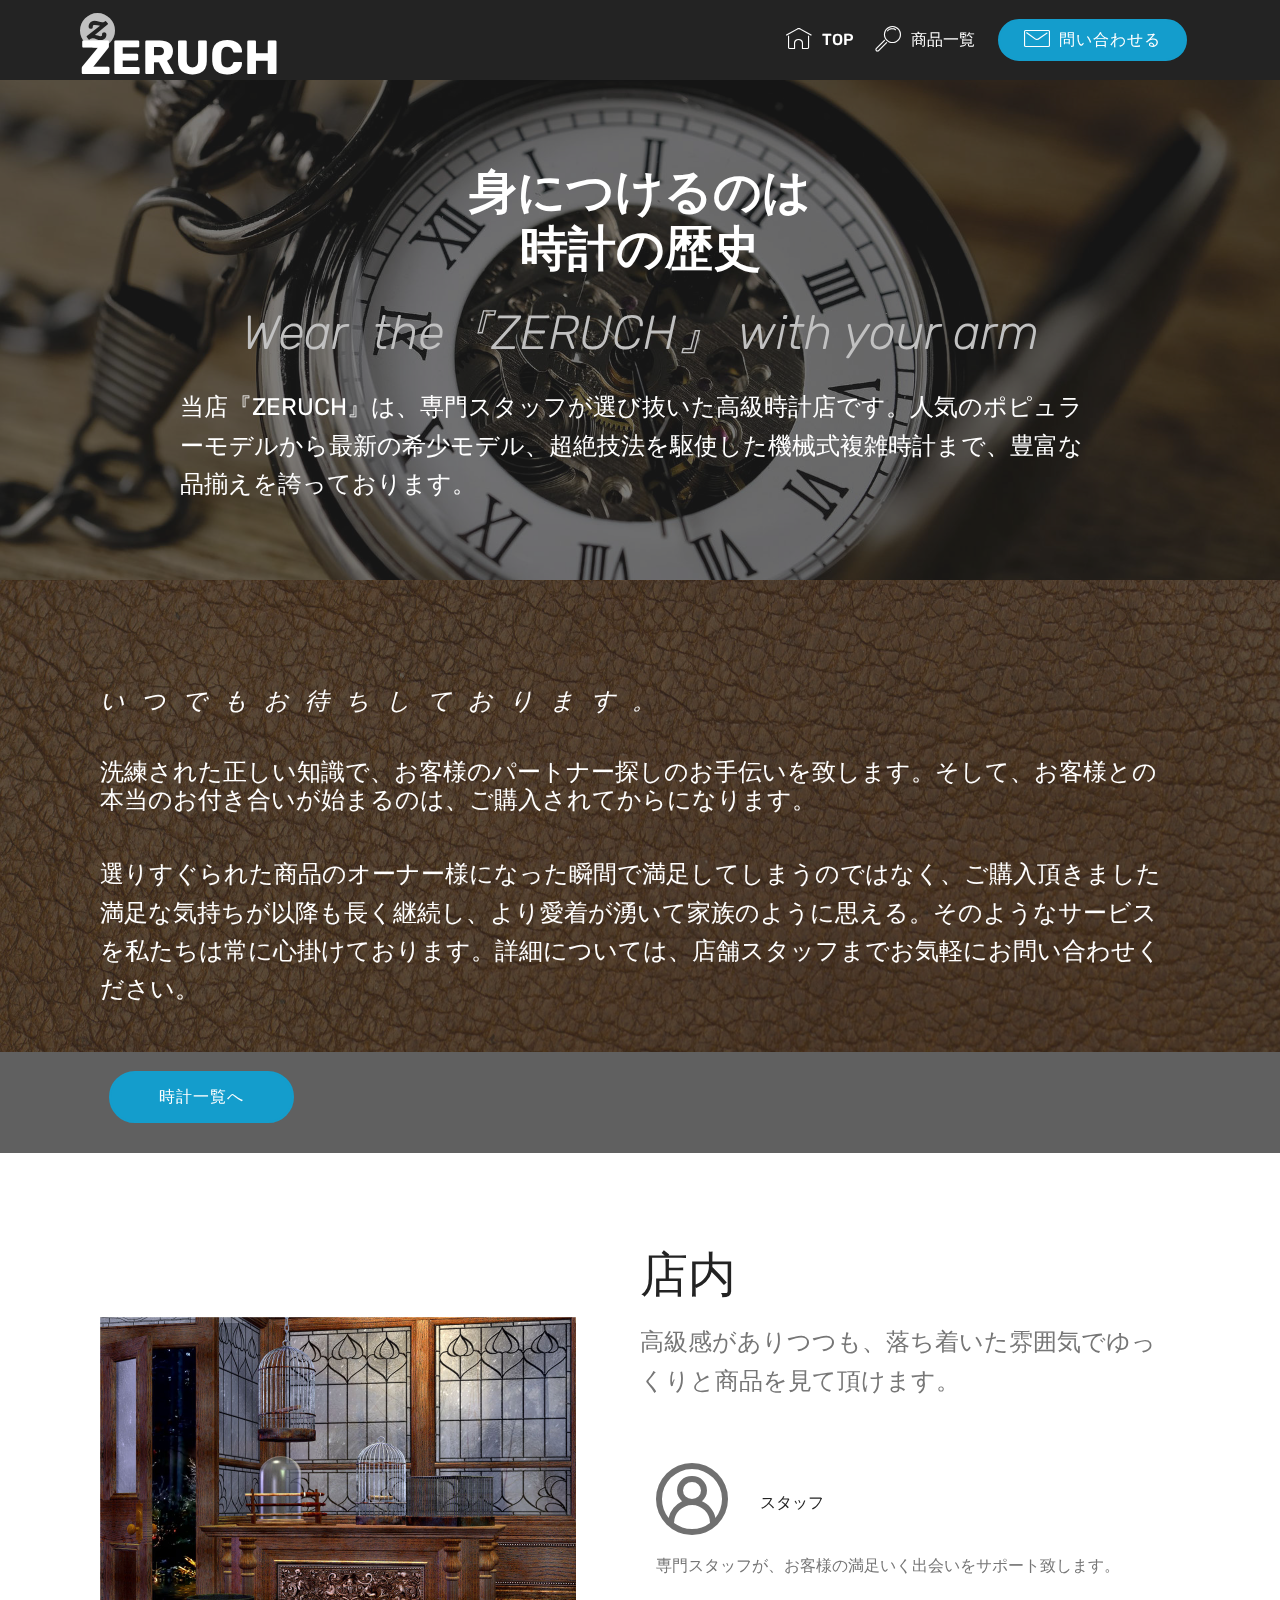
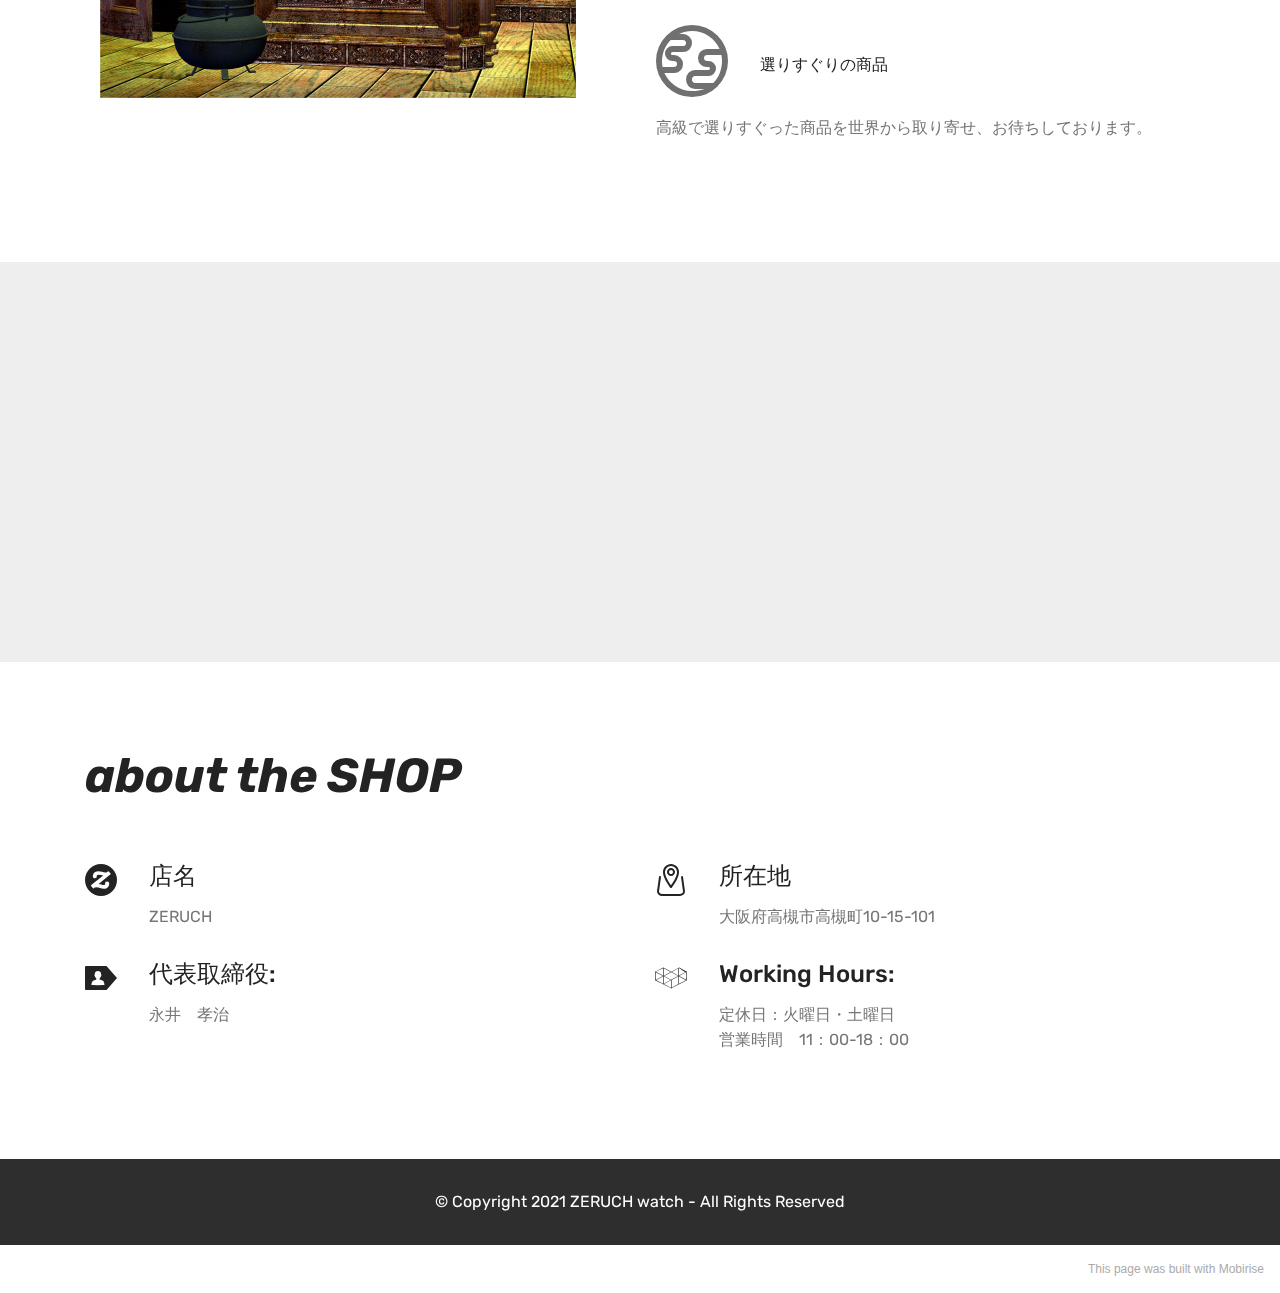
<file: index.html>
<!DOCTYPE html>
<html  >
<head>
  <!-- Site made with Mobirise Website Builder v5.3.5, https://mobirise.com -->
  <meta charset="UTF-8">
  <meta http-equiv="X-UA-Compatible" content="IE=edge">
  <meta name="generator" content="Mobirise v5.3.5, mobirise.com">
  <meta name="viewport" content="width=device-width, initial-scale=1, minimum-scale=1">
  <link rel="shortcut icon" href="assets/images/logo2.png" type="image/x-icon">
  <meta name="description" content="正しい知識でお客様のパートナー探しのお手伝いをします。そして、ご購入されてから本当のお付き合いがはじまります。オーナーになった瞬間で満足が終わってしまうのではなくご購入いただいたときの満足がずっと継続していく。そのようなサービスを私たちは常に考えています。詳細については、店舗スタッフまでお気軽にお問い合わせください">
  
  
  <title>ZERUCH Watch Store</title>
  <link rel="stylesheet" href="assets/web/assets/mobirise-icons/mobirise-icons.css">
  <link rel="stylesheet" href="assets/web/assets/mobirise-icons2/mobirise2.css">
  <link rel="stylesheet" href="assets/web/assets/mobirise-icons-bold/mobirise-icons-bold.css">
  <link rel="stylesheet" href="assets/bootstrap/css/bootstrap.min.css">
  <link rel="stylesheet" href="assets/bootstrap/css/bootstrap-grid.min.css">
  <link rel="stylesheet" href="assets/bootstrap/css/bootstrap-reboot.min.css">
  <link rel="stylesheet" href="assets/tether/tether.min.css">
  <link rel="stylesheet" href="assets/dropdown/css/style.css">
  <link rel="stylesheet" href="assets/socicon/css/styles.css">
  <link rel="stylesheet" href="assets/theme/css/style.css">
  <link rel="preload" href="https://fonts.googleapis.com/css?family=Playfair+Display:400,500,600,700,800,900,400i,500i,600i,700i,800i,900i&display=swap" as="style" onload="this.onload=null;this.rel='stylesheet'">
  <noscript><link rel="stylesheet" href="https://fonts.googleapis.com/css?family=Playfair+Display:400,500,600,700,800,900,400i,500i,600i,700i,800i,900i&display=swap"></noscript>
  <link rel="preload" href="https://fonts.googleapis.com/css?family=Rubik:300,400,500,600,700,800,900,300i,400i,500i,600i,700i,800i,900i&display=swap" as="style" onload="this.onload=null;this.rel='stylesheet'">
  <noscript><link rel="stylesheet" href="https://fonts.googleapis.com/css?family=Rubik:300,400,500,600,700,800,900,300i,400i,500i,600i,700i,800i,900i&display=swap"></noscript>
  <link rel="preload" as="style" href="assets/mobirise/css/mbr-additional.css"><link rel="stylesheet" href="assets/mobirise/css/mbr-additional.css" type="text/css">
  
  
  
  
</head>
<body>
  
  <section class="menu cid-svKUVUWVmz" once="menu" id="menu1-0">

    

    <nav class="navbar navbar-expand beta-menu navbar-dropdown align-items-center navbar-fixed-top navbar-toggleable-sm">
        <button class="navbar-toggler navbar-toggler-right" type="button" data-toggle="collapse" data-target="#navbarSupportedContent" aria-controls="navbarSupportedContent" aria-expanded="false" aria-label="Toggle navigation">
            <div class="hamburger">
                <span></span>
                <span></span>
                <span></span>
                <span></span>
            </div>
        </button>
        <div class="menu-logo">
            <div class="navbar-brand">
                
                <span class="navbar-caption-wrap"><a class="navbar-caption text-white display-2" href="index.html#header2-1"><span class="socicon socicon-zazzle mbr-iconfont mbr-iconfont-btn" style="font-size: 35px; color: rgb(193, 193, 193);"></span>ZERUCH </a></span>
            </div>
        </div>
        <div class="collapse navbar-collapse" id="navbarSupportedContent">
            <ul class="navbar-nav nav-dropdown" data-app-modern-menu="true"><li class="nav-item">
                    <a class="nav-link link text-white text-primary display-4" href="index.html#header2-1">
                        <span class="mbri-home mbr-iconfont mbr-iconfont-btn"></span>
                        TOP</a>
                </li>
                <li class="nav-item">
                    <a class="nav-link link text-white text-primary display-4" href="page1.html">
                        <span class="mbri-search mbr-iconfont mbr-iconfont-btn"></span>
                        商品一覧</a>
                </li></ul>
            <div class="navbar-buttons mbr-section-btn"><a class="btn btn-sm btn-primary display-4" href="mailto:zeruchwatch.info@gmail.com"><span class="mbri-letter mbr-iconfont mbr-iconfont-btn"></span>
                    
                    問い合わせる</a></div>
        </div>
    </nav>
</section>

<section class="cid-svKUW9btGO mbr-parallax-background" id="header2-1">

    

    <div class="mbr-overlay" style="opacity: 0.6; background-color: rgb(35, 35, 35);"></div>

    <div class="container align-center">
        <div class="row justify-content-md-center">
            <div class="mbr-white col-md-10">
                <h1 class="mbr-section-title mbr-bold pb-3 mbr-fonts-style display-2"><br>身につけるのは<br>時計の歴史</h1>
                <h3 class="mbr-section-subtitle align-center mbr-light pb-3 mbr-fonts-style display-2"><em>Wear&nbsp; the『ZERUCH』 with your arm</em></h3>
                <p class="mbr-text pb-3 mbr-fonts-style display-5">当店『ZERUCH』は、専門スタッフが選び抜いた高級時計店です。人気のポピュラーモデルから最新の希少モデル、超絶技法を駆使した機械式複雑時計まで、豊富な品揃えを誇っております。</p>
                
            </div>
        </div>
    </div>
    
</section>

<section class="header11 cid-svKVMorSfY mbr-parallax-background" id="header11-2">

    <!-- Block parameters controls (Blue "Gear" panel) -->
    
    <!-- End block parameters -->

    <div class="mbr-overlay" style="opacity: 0.7; background-color: rgb(35, 35, 35);">
    </div>
    <div class="container align-left">
        <div class="media-container-column mbr-white col-md-12">
            <h3 class="mbr-section-subtitle py-3 mbr-fonts-style display-5">
                いつでもお待ちしております。</h3>
            <h1 class="mbr-section-title py-3 mbr-fonts-style display-5">洗練された正しい知識で、お客様のパートナー探しのお手伝いを致します。そして、お客様との本当のお付き合いが始まるのは、ご購入されてからになります。</h1>
            <p class="mbr-text py-3 mbr-fonts-style display-5">選りすぐられた商品のオーナー様になった瞬間で満足してしまうのではなく、ご購入頂きました満足な気持ちが以降も長く継続し、より愛着が湧いて家族のように思える。そのようなサービスを私たちは常に心掛けております。詳細については、店舗スタッフまでお気軽にお問い合わせください。<br></p>
            <div class="mbr-section-btn py-4"><a class="btn btn-md btn-primary display-4" href="page1.html">時計一覧へ</a></div>
        </div>
    </div>

    
</section>

<section class="features11 cid-swTdFaI0Vl" id="features11-d">

    

    

    <div class="container">   
        <div class="col-md-12">
            <div class="media-container-row">
                <div class="mbr-figure m-auto" style="width: 50%;">
                    <img src="assets/images/mbr-952x762.jpg" alt="Mobirise" title="">
                </div>
                <div class=" align-left aside-content">
                    <h2 class="mbr-title pt-2 mbr-fonts-style display-2">
                        店内</h2>
                    <div class="mbr-section-text">
                        <p class="mbr-text mb-5 pt-3 mbr-light mbr-fonts-style display-5">高級感がありつつも、落ち着いた雰囲気でゆっくりと商品を見て頂けます。</p>
                    </div>

                    <div class="block-content">
                        <div class="card p-3 pr-3">
                            <div class="media">
                                <div class=" align-self-center card-img pb-3">
                                    <span class="mbr-iconfont mobi-mbri-user-2 mobi-mbri"></span>
                                </div>     
                                <div class="media-body">
                                    <h4 class="card-title mbr-fonts-style display-7">スタッフ</h4>
                                </div>
                            </div>                

                            <div class="card-box">
                                <p class="block-text mbr-fonts-style display-7">
                                   専門スタッフが、お客様の満足いく出会いをサポート致します。<br></p>
                            </div>
                        </div>

                        <div class="card p-3 pr-3">
                            <div class="media">
                                <div class="align-self-center card-img pb-3">
                                    <span class="mbr-iconfont mobi-mbri-globe mobi-mbri"></span>
                                </div>     
                                <div class="media-body">
                                    <h4 class="card-title mbr-fonts-style display-7">選りすぐりの商品</h4>
                                </div>
                            </div>                

                            <div class="card-box">
                                <p class="block-text mbr-fonts-style display-7">
                                    高級で選りすぐった商品を世界から取り寄せ、お待ちしております。</p>
                            </div>
                        </div>
                    </div>
                </div>
            </div>
        </div> 
    </div>          
</section>

<section class="map1 cid-svKWE43HzP" id="map1-3">

     

    <div class="google-map"><iframe frameborder="0" style="border:0" src="https://www.google.com/maps/embed?pb=!1m18!1m12!1m3!1d13096.90087378885!2d135.6126500214401!3d34.850567886337736!2m3!1f0!2f0!3f0!3m2!1i1024!2i768!4f13.1!3m3!1m2!1s0x600102c987fbba2f%3A0x779ce7f0a1d59fd6!2z44CSNTY5LTA4MDMg5aSn6Ziq5bqc6auY5qe75biC6auY5qe755S677yR77yQ4oiS77yR77yV!5e0!3m2!1sja!2sjp!4v1620001987226!5m2!1sja!2sjp" allowfullscreen=""></iframe></div>
</section>

<section class="mbr-section contacts3 cid-svKWF6fV58" id="contacts3-4">
    <!---->
    
    <!---->
    <!--Overlay-->
    
    <!--Container-->
    <div class="container">
        <div class="row">
            <!--Titles-->
            <div class="title col-12">
                <h2 class="align-left mbr-fonts-style display-2"><strong><em>about the SHOP</em></strong></h2>
                
            </div>
            <div class="col-12">
                <div class="row">
                    <div class="col-12 col-md-6">
                        <div class="wrapper">
                            <span class="iconfont-wrapper">
                                <span class="amp-iconfont icon fa-thumbs-o-up fa socicon-zazzle socicon"></span>
                            </span>
                            <div class="b-info b-adress">
                                <h5 class="align-left mbr-fonts-style display-5">店名</h5>
                                <p class="mbr-text align-left mbr-fonts-style display-7">ZERUCH&nbsp;</p>
                            </div>
                        </div>
                    </div>
                    <div class="col-12 col-md-6">
                        <div class="wrapper">
                            <span class="iconfont-wrapper">
                                <span class="amp-iconfont icon fa-phone fa mbrib-map-pin"></span>
                            </span>
                            <div class="b-info b-phone">
                                <h5 class="align-left mbr-fonts-style display-5">所在地</h5>
                                <p class="mbr-text align-left mbr-fonts-style display-7">大阪府高槻市高槻町10-15-101</p>
                            </div>
                        </div>
                    </div>
                    <div class="col-12 col-md-6">
                        <div class="wrapper">
                            <span class="iconfont-wrapper">
                                <span class="amp-iconfont icon fa-comment-o fa socicon-persona socicon"></span>
                            </span>
                            <div class="b-info b-mail">
                                <h5 class="align-left mbr-fonts-style display-5">代表取締役:
                                </h5>
                                <p class="mbr-text align-left mbr-fonts-style display-7">
                                    永井　孝治<br></p>
                            </div>
                        </div>
                    </div>
                    <div class="col-12 col-md-6">
                        <div class="wrapper">
                            <span class="iconfont-wrapper">
                                <span class="amp-iconfont icon fa-th-large fa socicon-yt-gaming socicon"></span>
                            </span>
                            <div class="b-info b-mail">
                                <h5 class="align-left mbr-fonts-style display-5">
                                    Working Hours:
                                </h5>
                                <p class="mbr-text align-left mbr-fonts-style display-7">定休日：火曜日・土曜日<br>営業時間　11：00-18：00</p>
                            </div>
                        </div>
                    </div>
                </div>
            </div>
        </div>
    </div>
</section>

<section once="footers" class="cid-svKWHQnQi2" id="footer6-5">

    

    

    <div class="container">
        <div class="media-container-row align-center mbr-white">
            <div class="col-12">
                <p class="mbr-text mb-0 mbr-fonts-style display-7">
                    © Copyright 2021 ZERUCH watch&nbsp;- All Rights Reserved
                </p>
            </div>
        </div>
    </div>
</section><section style="background-color: #fff; font-family: -apple-system, BlinkMacSystemFont, 'Segoe UI', 'Roboto', 'Helvetica Neue', Arial, sans-serif; color:#aaa; font-size:12px; padding: 0; align-items: center; display: flex;"><a href="https://mobirise.site/g" style="flex: 1 1; height: 3rem; padding-left: 1rem;"></a><p style="flex: 0 0 auto; margin:0; padding-right:1rem;"><a href="https://mobirise.site/d" style="color:#aaa;">This page</a> was built with Mobirise</p></section><script src="assets/web/assets/jquery/jquery.min.js"></script>  <script src="assets/popper/popper.min.js"></script>  <script src="assets/bootstrap/js/bootstrap.min.js"></script>  <script src="assets/tether/tether.min.js"></script>  <script src="assets/smoothscroll/smooth-scroll.js"></script>  <script src="assets/dropdown/js/nav-dropdown.js"></script>  <script src="assets/dropdown/js/navbar-dropdown.js"></script>  <script src="assets/touchswipe/jquery.touch-swipe.min.js"></script>  <script src="assets/parallax/jarallax.min.js"></script>  <script src="assets/theme/js/script.js"></script>  
  
  
</body>
</html>
</file>
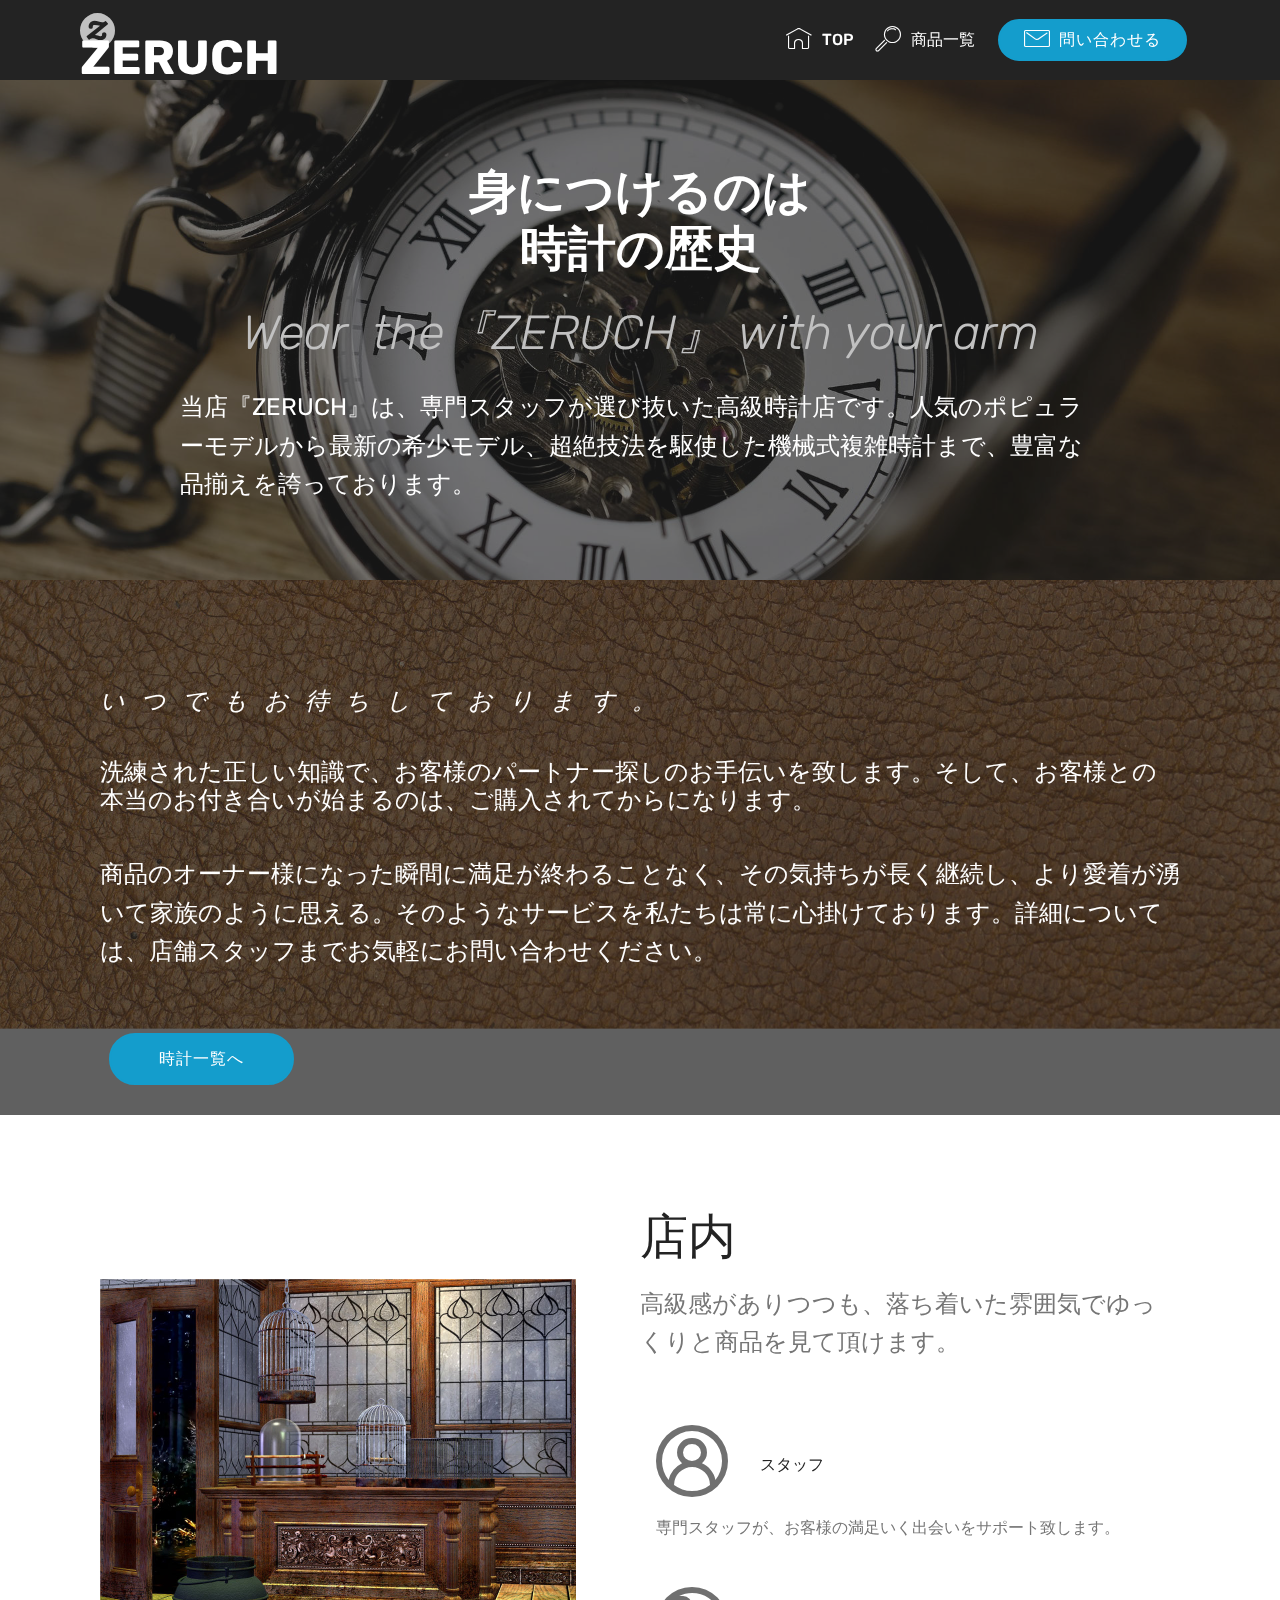
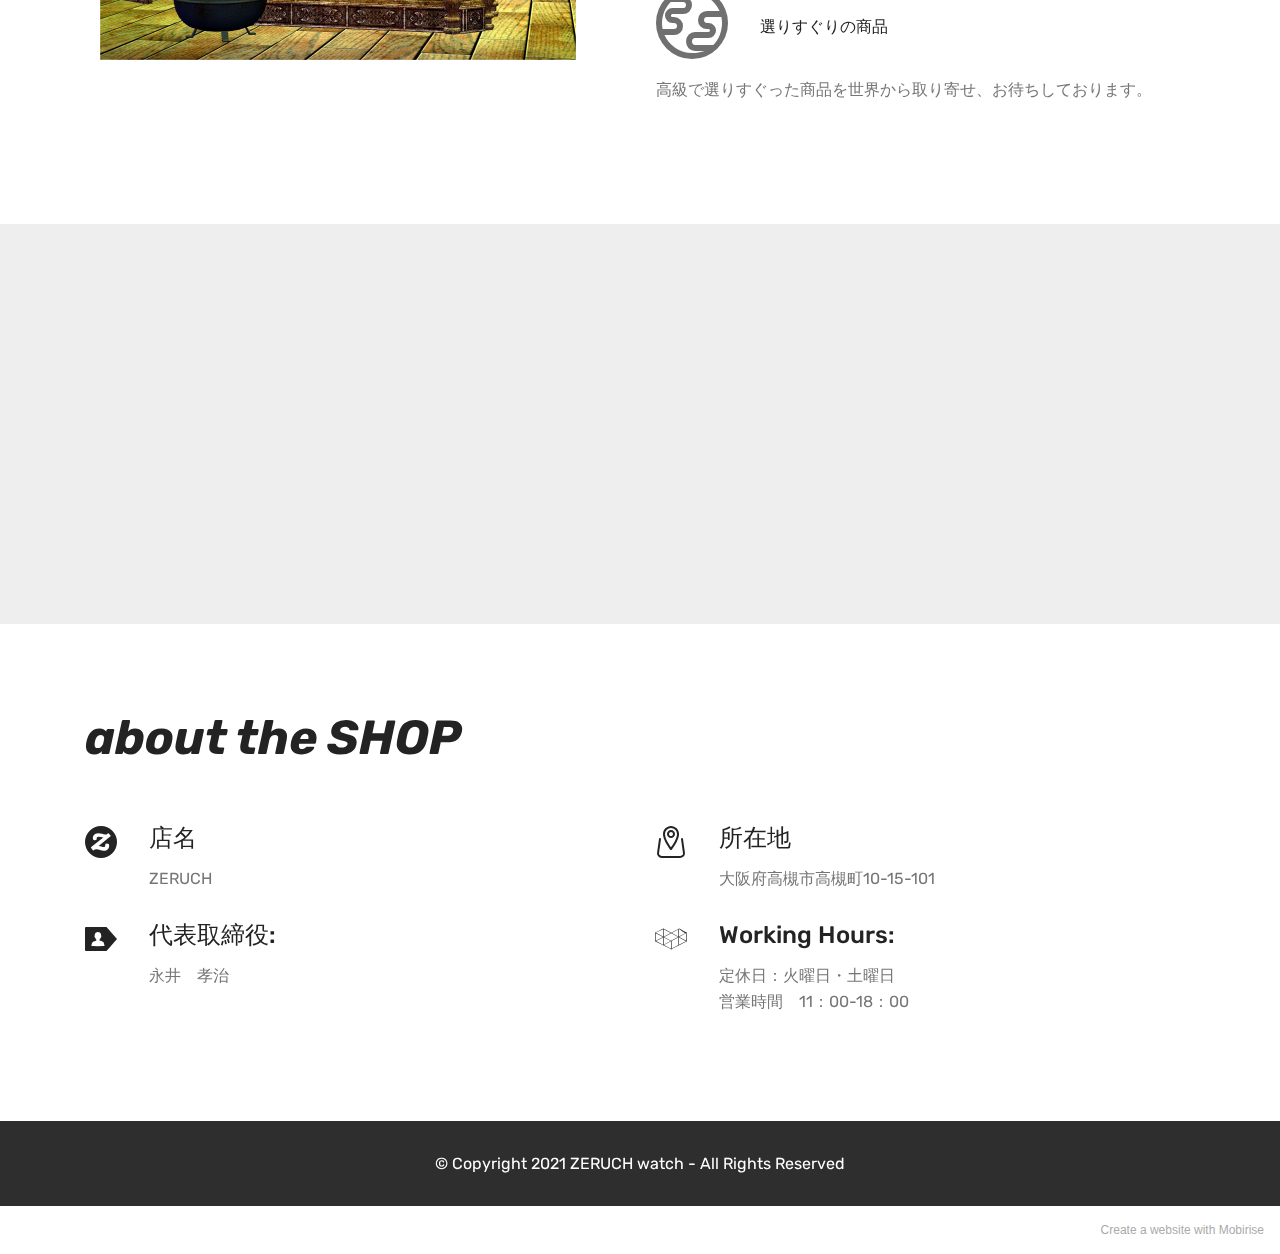
<file: indemeta name=google-site-verification content=YIRKN_Sc9hWVyquxnlWPYgJY3PLuQ3ikJuoLfPVsl0I x.html>
<!DOCTYPE html>
<html  >
<head>
  <!-- Site made with Mobirise Website Builder v5.3.5, https://mobirise.com -->
  <meta charset="UTF-8">
  <meta http-equiv="X-UA-Compatible" content="IE=edge">
  <meta name="generator" content="Mobirise v5.3.5, mobirise.com">
  <meta name="twitter:card" content="summary_large_image"/>
  <meta name="twitter:image:src" content="assets/images/indemeta name=google-site-verification content=YIRKN_Sc9hWVyquxnlWPYgJY3PLuQ3ikJuoLfPVsl0I x-meta.jpeg">
  <meta property="og:image" content="assets/images/indemeta name=google-site-verification content=YIRKN_Sc9hWVyquxnlWPYgJY3PLuQ3ikJuoLfPVsl0I x-meta.jpeg">
  <meta name="twitter:title" content="ZERUCH Watch Store">
  <meta name="viewport" content="width=device-width, initial-scale=1, minimum-scale=1">
  <link rel="shortcut icon" href="assets/images/logo2.png" type="image/x-icon">
  <meta name="description" content="正しい知識でお客様のパートナー探しのお手伝いをします。そして、ご購入されてから本当のお付き合いがはじまります。オーナーになった瞬間で満足が終わってしまうのではなくご購入いただいたときの満足がずっと継続していく。そのようなサービスを私たちは常に考えています。詳細については、店舗スタッフまでお気軽にお問い合わせください">
  
  
  <title>ZERUCH Watch Store</title>
  <link rel="stylesheet" href="assets/web/assets/mobirise-icons/mobirise-icons.css">
  <link rel="stylesheet" href="assets/web/assets/mobirise-icons2/mobirise2.css">
  <link rel="stylesheet" href="assets/web/assets/mobirise-icons-bold/mobirise-icons-bold.css">
  <link rel="stylesheet" href="assets/bootstrap/css/bootstrap.min.css">
  <link rel="stylesheet" href="assets/bootstrap/css/bootstrap-grid.min.css">
  <link rel="stylesheet" href="assets/bootstrap/css/bootstrap-reboot.min.css">
  <link rel="stylesheet" href="assets/tether/tether.min.css">
  <link rel="stylesheet" href="assets/dropdown/css/style.css">
  <link rel="stylesheet" href="assets/socicon/css/styles.css">
  <link rel="stylesheet" href="assets/theme/css/style.css">
  <link rel="preload" href="https://fonts.googleapis.com/css?family=Playfair+Display:400,500,600,700,800,900,400i,500i,600i,700i,800i,900i&display=swap" as="style" onload="this.onload=null;this.rel='stylesheet'">
  <noscript><link rel="stylesheet" href="https://fonts.googleapis.com/css?family=Playfair+Display:400,500,600,700,800,900,400i,500i,600i,700i,800i,900i&display=swap"></noscript>
  <link rel="preload" href="https://fonts.googleapis.com/css?family=Rubik:300,400,500,600,700,800,900,300i,400i,500i,600i,700i,800i,900i&display=swap" as="style" onload="this.onload=null;this.rel='stylesheet'">
  <noscript><link rel="stylesheet" href="https://fonts.googleapis.com/css?family=Rubik:300,400,500,600,700,800,900,300i,400i,500i,600i,700i,800i,900i&display=swap"></noscript>
  <link rel="preload" as="style" href="assets/mobirise/css/mbr-additional.css"><link rel="stylesheet" href="assets/mobirise/css/mbr-additional.css" type="text/css">
  
  
  
  
</head>
<body>
  
  <section class="menu cid-svKUVUWVmz" once="menu" id="menu1-0">

    

    <nav class="navbar navbar-expand beta-menu navbar-dropdown align-items-center navbar-fixed-top navbar-toggleable-sm">
        <button class="navbar-toggler navbar-toggler-right" type="button" data-toggle="collapse" data-target="#navbarSupportedContent" aria-controls="navbarSupportedContent" aria-expanded="false" aria-label="Toggle navigation">
            <div class="hamburger">
                <span></span>
                <span></span>
                <span></span>
                <span></span>
            </div>
        </button>
        <div class="menu-logo">
            <div class="navbar-brand">
                
                <span class="navbar-caption-wrap"><a class="navbar-caption text-white display-2" href="index.html#header2-1"><span class="socicon socicon-zazzle mbr-iconfont mbr-iconfont-btn" style="font-size: 35px; color: rgb(193, 193, 193);"></span>ZERUCH </a></span>
            </div>
        </div>
        <div class="collapse navbar-collapse" id="navbarSupportedContent">
            <ul class="navbar-nav nav-dropdown" data-app-modern-menu="true"><li class="nav-item">
                    <a class="nav-link link text-white text-primary display-4" href="index.html#header2-1">
                        <span class="mbri-home mbr-iconfont mbr-iconfont-btn"></span>
                        TOP</a>
                </li>
                <li class="nav-item">
                    <a class="nav-link link text-white text-primary display-4" href="page1.html">
                        <span class="mbri-search mbr-iconfont mbr-iconfont-btn"></span>
                        商品一覧</a>
                </li></ul>
            <div class="navbar-buttons mbr-section-btn"><a class="btn btn-sm btn-primary display-4" href="mailto:zeruchwatch.info@gmail.com"><span class="mbri-letter mbr-iconfont mbr-iconfont-btn"></span>
                    
                    問い合わせる</a></div>
        </div>
    </nav>
</section>

<section class="cid-svKUW9btGO mbr-parallax-background" id="header2-1">

    

    <div class="mbr-overlay" style="opacity: 0.6; background-color: rgb(35, 35, 35);"></div>

    <div class="container align-center">
        <div class="row justify-content-md-center">
            <div class="mbr-white col-md-10">
                <h1 class="mbr-section-title mbr-bold pb-3 mbr-fonts-style display-2"><br>身につけるのは<br>時計の歴史</h1>
                <h3 class="mbr-section-subtitle align-center mbr-light pb-3 mbr-fonts-style display-2"><em>Wear&nbsp; the『ZERUCH』 with your arm</em></h3>
                <p class="mbr-text pb-3 mbr-fonts-style display-5">当店『ZERUCH』は、専門スタッフが選び抜いた高級時計店です。人気のポピュラーモデルから最新の希少モデル、超絶技法を駆使した機械式複雑時計まで、豊富な品揃えを誇っております。</p>
                
            </div>
        </div>
    </div>
    
</section>

<section class="header11 cid-svKVMorSfY mbr-parallax-background" id="header11-2">

    <!-- Block parameters controls (Blue "Gear" panel) -->
    
    <!-- End block parameters -->

    <div class="mbr-overlay" style="opacity: 0.7; background-color: rgb(35, 35, 35);">
    </div>
    <div class="container align-left">
        <div class="media-container-column mbr-white col-md-12">
            <h3 class="mbr-section-subtitle py-3 mbr-fonts-style display-5">
                いつでもお待ちしております。</h3>
            <h1 class="mbr-section-title py-3 mbr-fonts-style display-5">洗練された正しい知識で、お客様のパートナー探しのお手伝いを致します。そして、お客様との本当のお付き合いが始まるのは、ご購入されてからになります。</h1>
            <p class="mbr-text py-3 mbr-fonts-style display-5">商品のオーナー様になった瞬間に満足が終わることなく、その気持ちが長く継続し、より愛着が湧いて家族のように思える。そのようなサービスを私たちは常に心掛けております。詳細については、店舗スタッフまでお気軽にお問い合わせください。<br></p>
            <div class="mbr-section-btn py-4"><a class="btn btn-md btn-primary display-4" href="page1.html">時計一覧へ</a></div>
        </div>
    </div>

    
</section>

<section class="features11 cid-swTdFaI0Vl" id="features11-d">

    

    

    <div class="container">   
        <div class="col-md-12">
            <div class="media-container-row">
                <div class="mbr-figure m-auto" style="width: 50%;">
                    <img src="assets/images/mbr-952x762.jpg" alt="Mobirise" title="">
                </div>
                <div class=" align-left aside-content">
                    <h2 class="mbr-title pt-2 mbr-fonts-style display-2">
                        店内</h2>
                    <div class="mbr-section-text">
                        <p class="mbr-text mb-5 pt-3 mbr-light mbr-fonts-style display-5">高級感がありつつも、落ち着いた雰囲気でゆっくりと商品を見て頂けます。</p>
                    </div>

                    <div class="block-content">
                        <div class="card p-3 pr-3">
                            <div class="media">
                                <div class=" align-self-center card-img pb-3">
                                    <span class="mbr-iconfont mobi-mbri-user-2 mobi-mbri"></span>
                                </div>     
                                <div class="media-body">
                                    <h4 class="card-title mbr-fonts-style display-7">スタッフ</h4>
                                </div>
                            </div>                

                            <div class="card-box">
                                <p class="block-text mbr-fonts-style display-7">
                                   専門スタッフが、お客様の満足いく出会いをサポート致します。<br></p>
                            </div>
                        </div>

                        <div class="card p-3 pr-3">
                            <div class="media">
                                <div class="align-self-center card-img pb-3">
                                    <span class="mbr-iconfont mobi-mbri-globe mobi-mbri"></span>
                                </div>     
                                <div class="media-body">
                                    <h4 class="card-title mbr-fonts-style display-7">選りすぐりの商品</h4>
                                </div>
                            </div>                

                            <div class="card-box">
                                <p class="block-text mbr-fonts-style display-7">
                                    高級で選りすぐった商品を世界から取り寄せ、お待ちしております。</p>
                            </div>
                        </div>
                    </div>
                </div>
            </div>
        </div> 
    </div>          
</section>

<section class="map1 cid-svKWE43HzP" id="map1-3">

     

    <div class="google-map"><iframe frameborder="0" style="border:0" src="https://www.google.com/maps/embed?pb=!1m18!1m12!1m3!1d13096.90087378885!2d135.6126500214401!3d34.850567886337736!2m3!1f0!2f0!3f0!3m2!1i1024!2i768!4f13.1!3m3!1m2!1s0x600102c987fbba2f%3A0x779ce7f0a1d59fd6!2z44CSNTY5LTA4MDMg5aSn6Ziq5bqc6auY5qe75biC6auY5qe755S677yR77yQ4oiS77yR77yV!5e0!3m2!1sja!2sjp!4v1620001987226!5m2!1sja!2sjp" allowfullscreen=""></iframe></div>
</section>

<section class="mbr-section contacts3 cid-svKWF6fV58" id="contacts3-4">
    <!---->
    
    <!---->
    <!--Overlay-->
    
    <!--Container-->
    <div class="container">
        <div class="row">
            <!--Titles-->
            <div class="title col-12">
                <h2 class="align-left mbr-fonts-style display-2"><strong><em>about the SHOP</em></strong></h2>
                
            </div>
            <div class="col-12">
                <div class="row">
                    <div class="col-12 col-md-6">
                        <div class="wrapper">
                            <span class="iconfont-wrapper">
                                <span class="amp-iconfont icon fa-thumbs-o-up fa socicon-zazzle socicon"></span>
                            </span>
                            <div class="b-info b-adress">
                                <h5 class="align-left mbr-fonts-style display-5">店名</h5>
                                <p class="mbr-text align-left mbr-fonts-style display-7">ZERUCH&nbsp;</p>
                            </div>
                        </div>
                    </div>
                    <div class="col-12 col-md-6">
                        <div class="wrapper">
                            <span class="iconfont-wrapper">
                                <span class="amp-iconfont icon fa-phone fa mbrib-map-pin"></span>
                            </span>
                            <div class="b-info b-phone">
                                <h5 class="align-left mbr-fonts-style display-5">所在地</h5>
                                <p class="mbr-text align-left mbr-fonts-style display-7">大阪府高槻市高槻町10-15-101</p>
                            </div>
                        </div>
                    </div>
                    <div class="col-12 col-md-6">
                        <div class="wrapper">
                            <span class="iconfont-wrapper">
                                <span class="amp-iconfont icon fa-comment-o fa socicon-persona socicon"></span>
                            </span>
                            <div class="b-info b-mail">
                                <h5 class="align-left mbr-fonts-style display-5">代表取締役:
                                </h5>
                                <p class="mbr-text align-left mbr-fonts-style display-7">
                                    永井　孝治<br></p>
                            </div>
                        </div>
                    </div>
                    <div class="col-12 col-md-6">
                        <div class="wrapper">
                            <span class="iconfont-wrapper">
                                <span class="amp-iconfont icon fa-th-large fa socicon-yt-gaming socicon"></span>
                            </span>
                            <div class="b-info b-mail">
                                <h5 class="align-left mbr-fonts-style display-5">
                                    Working Hours:
                                </h5>
                                <p class="mbr-text align-left mbr-fonts-style display-7">定休日：火曜日・土曜日<br>営業時間　11：00-18：00</p>
                            </div>
                        </div>
                    </div>
                </div>
            </div>
        </div>
    </div>
</section>

<section once="footers" class="cid-svKWHQnQi2" id="footer6-5">

    

    

    <div class="container">
        <div class="media-container-row align-center mbr-white">
            <div class="col-12">
                <p class="mbr-text mb-0 mbr-fonts-style display-7">
                    © Copyright 2021 ZERUCH watch&nbsp;- All Rights Reserved
                </p>
            </div>
        </div>
    </div>
</section><section style="background-color: #fff; font-family: -apple-system, BlinkMacSystemFont, 'Segoe UI', 'Roboto', 'Helvetica Neue', Arial, sans-serif; color:#aaa; font-size:12px; padding: 0; align-items: center; display: flex;"><a href="https://mobirise.site/k" style="flex: 1 1; height: 3rem; padding-left: 1rem;"></a><p style="flex: 0 0 auto; margin:0; padding-right:1rem;">Create a <a href="https://mobirise.site/y" style="color:#aaa;">website</a> with Mobirise</p></section><script src="assets/web/assets/jquery/jquery.min.js"></script>  <script src="assets/popper/popper.min.js"></script>  <script src="assets/bootstrap/js/bootstrap.min.js"></script>  <script src="assets/tether/tether.min.js"></script>  <script src="assets/smoothscroll/smooth-scroll.js"></script>  <script src="assets/dropdown/js/nav-dropdown.js"></script>  <script src="assets/dropdown/js/navbar-dropdown.js"></script>  <script src="assets/touchswipe/jquery.touch-swipe.min.js"></script>  <script src="assets/parallax/jarallax.min.js"></script>  <script src="assets/theme/js/script.js"></script>  
  
  
</body>
</html>
</file>
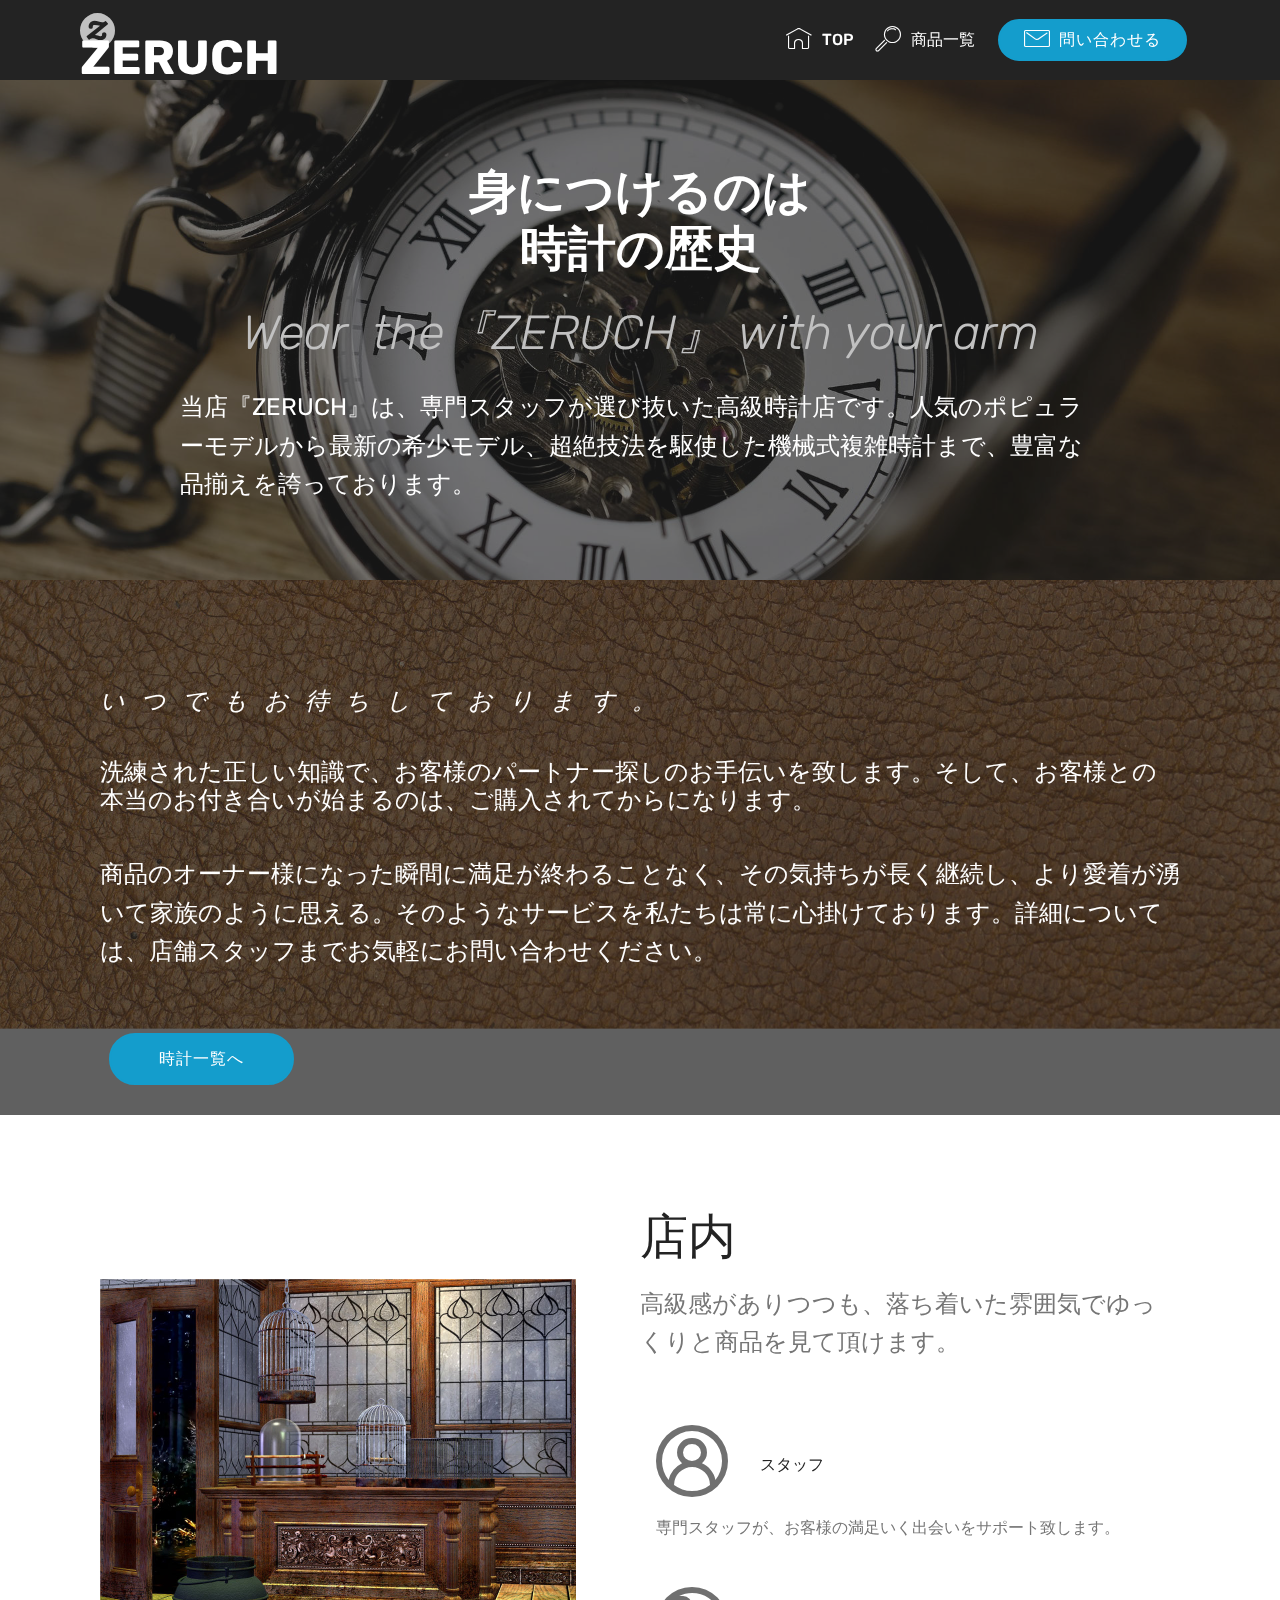
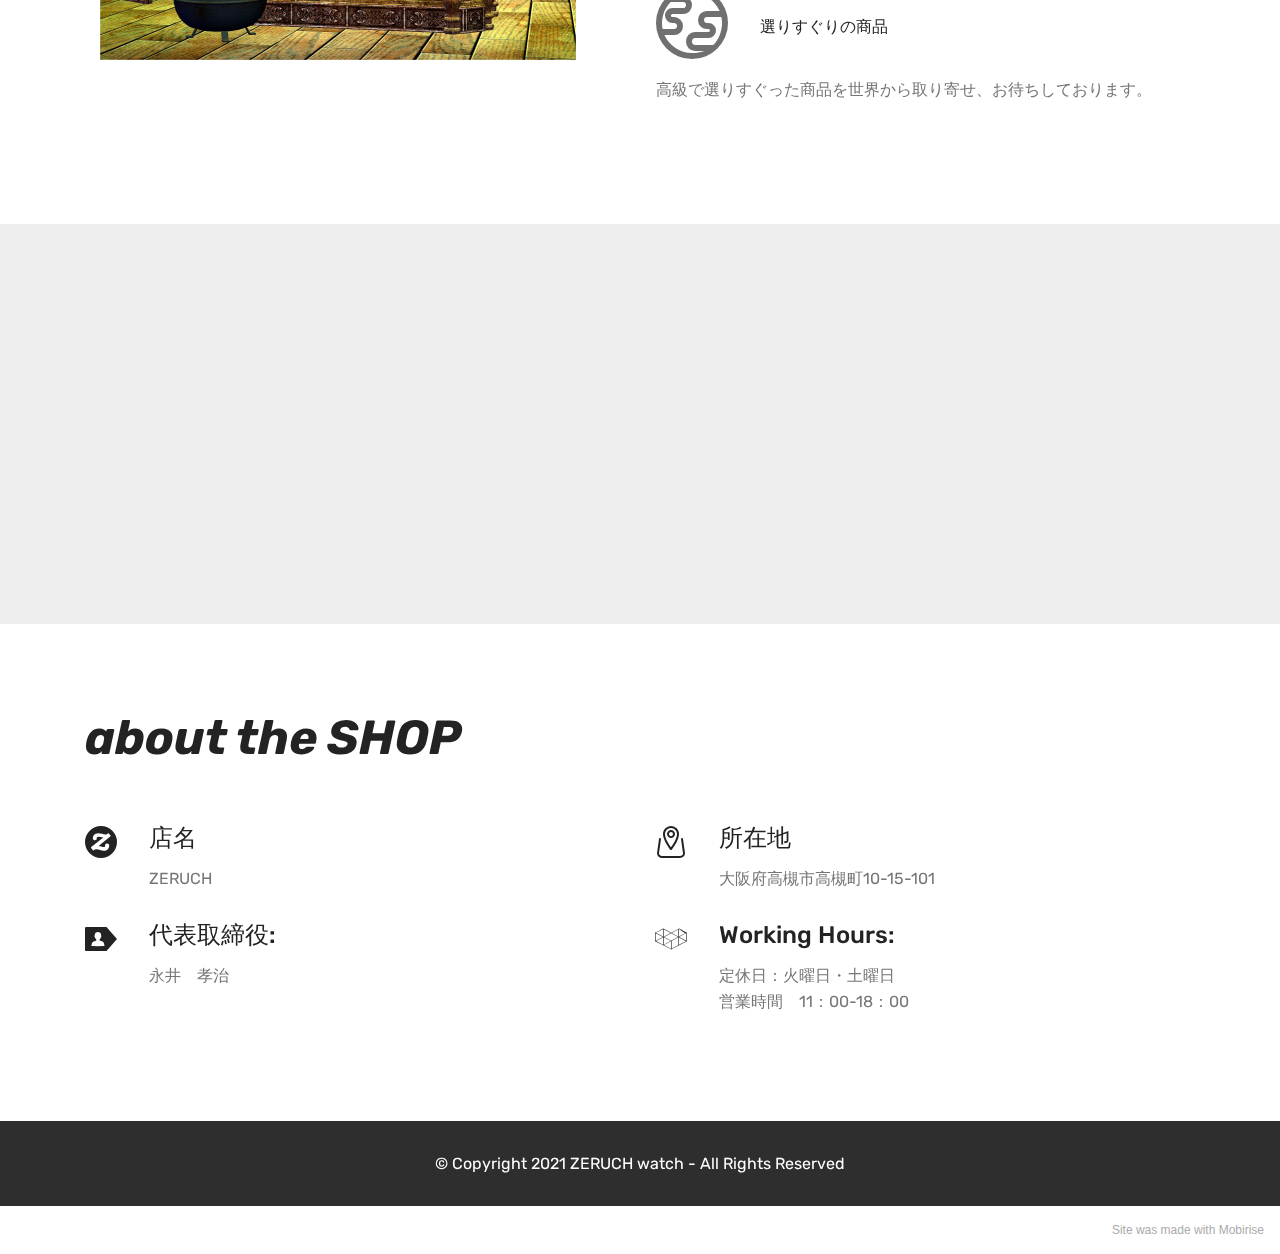
<file: meta name=google-site-verification content=DSdD_XjVUnKfIkvfS0JJYj-Fk6W20loyUHNbRCvz3_c .html>
<!DOCTYPE html>
<html  >
<head>
  <!-- Site made with Mobirise Website Builder v5.3.5, https://mobirise.com -->
  <meta charset="UTF-8">
  <meta http-equiv="X-UA-Compatible" content="IE=edge">
  <meta name="generator" content="Mobirise v5.3.5, mobirise.com">
  <meta name="twitter:card" content="summary_large_image"/>
  <meta name="twitter:image:src" content="assets/images/meta name=google-site-verification content=DSdD_XjVUnKfIkvfS0JJYj-Fk6W20loyUHNbRCvz3_c -meta.jpeg">
  <meta property="og:image" content="assets/images/meta name=google-site-verification content=DSdD_XjVUnKfIkvfS0JJYj-Fk6W20loyUHNbRCvz3_c -meta.jpeg">
  <meta name="twitter:title" content="ZERUCH Watch Store">
  <meta name="viewport" content="width=device-width, initial-scale=1, minimum-scale=1">
  <link rel="shortcut icon" href="assets/images/logo2.png" type="image/x-icon">
  <meta name="description" content="正しい知識でお客様のパートナー探しのお手伝いをします。そして、ご購入されてから本当のお付き合いがはじまります。オーナーになった瞬間で満足が終わってしまうのではなくご購入いただいたときの満足がずっと継続していく。そのようなサービスを私たちは常に考えています。詳細については、店舗スタッフまでお気軽にお問い合わせください">
  
  
  <title>ZERUCH Watch Store</title>
  <link rel="stylesheet" href="assets/web/assets/mobirise-icons/mobirise-icons.css">
  <link rel="stylesheet" href="assets/web/assets/mobirise-icons2/mobirise2.css">
  <link rel="stylesheet" href="assets/web/assets/mobirise-icons-bold/mobirise-icons-bold.css">
  <link rel="stylesheet" href="assets/bootstrap/css/bootstrap.min.css">
  <link rel="stylesheet" href="assets/bootstrap/css/bootstrap-grid.min.css">
  <link rel="stylesheet" href="assets/bootstrap/css/bootstrap-reboot.min.css">
  <link rel="stylesheet" href="assets/tether/tether.min.css">
  <link rel="stylesheet" href="assets/dropdown/css/style.css">
  <link rel="stylesheet" href="assets/socicon/css/styles.css">
  <link rel="stylesheet" href="assets/theme/css/style.css">
  <link rel="preload" href="https://fonts.googleapis.com/css?family=Playfair+Display:400,500,600,700,800,900,400i,500i,600i,700i,800i,900i&display=swap" as="style" onload="this.onload=null;this.rel='stylesheet'">
  <noscript><link rel="stylesheet" href="https://fonts.googleapis.com/css?family=Playfair+Display:400,500,600,700,800,900,400i,500i,600i,700i,800i,900i&display=swap"></noscript>
  <link rel="preload" href="https://fonts.googleapis.com/css?family=Rubik:300,400,500,600,700,800,900,300i,400i,500i,600i,700i,800i,900i&display=swap" as="style" onload="this.onload=null;this.rel='stylesheet'">
  <noscript><link rel="stylesheet" href="https://fonts.googleapis.com/css?family=Rubik:300,400,500,600,700,800,900,300i,400i,500i,600i,700i,800i,900i&display=swap"></noscript>
  <link rel="preload" as="style" href="assets/mobirise/css/mbr-additional.css"><link rel="stylesheet" href="assets/mobirise/css/mbr-additional.css" type="text/css">
  
  
  
  
</head>
<body>
  
  <section class="menu cid-svKUVUWVmz" once="menu" id="menu1-0">

    

    <nav class="navbar navbar-expand beta-menu navbar-dropdown align-items-center navbar-fixed-top navbar-toggleable-sm">
        <button class="navbar-toggler navbar-toggler-right" type="button" data-toggle="collapse" data-target="#navbarSupportedContent" aria-controls="navbarSupportedContent" aria-expanded="false" aria-label="Toggle navigation">
            <div class="hamburger">
                <span></span>
                <span></span>
                <span></span>
                <span></span>
            </div>
        </button>
        <div class="menu-logo">
            <div class="navbar-brand">
                
                <span class="navbar-caption-wrap"><a class="navbar-caption text-white display-2" href="index.html#header2-1"><span class="socicon socicon-zazzle mbr-iconfont mbr-iconfont-btn" style="font-size: 35px; color: rgb(193, 193, 193);"></span>ZERUCH </a></span>
            </div>
        </div>
        <div class="collapse navbar-collapse" id="navbarSupportedContent">
            <ul class="navbar-nav nav-dropdown" data-app-modern-menu="true"><li class="nav-item">
                    <a class="nav-link link text-white text-primary display-4" href="index.html#header2-1">
                        <span class="mbri-home mbr-iconfont mbr-iconfont-btn"></span>
                        TOP</a>
                </li>
                <li class="nav-item">
                    <a class="nav-link link text-white text-primary display-4" href="page1.html">
                        <span class="mbri-search mbr-iconfont mbr-iconfont-btn"></span>
                        商品一覧</a>
                </li></ul>
            <div class="navbar-buttons mbr-section-btn"><a class="btn btn-sm btn-primary display-4" href="mailto:zeruchwatch.info@gmail.com"><span class="mbri-letter mbr-iconfont mbr-iconfont-btn"></span>
                    
                    問い合わせる</a></div>
        </div>
    </nav>
</section>

<section class="cid-svKUW9btGO mbr-parallax-background" id="header2-1">

    

    <div class="mbr-overlay" style="opacity: 0.6; background-color: rgb(35, 35, 35);"></div>

    <div class="container align-center">
        <div class="row justify-content-md-center">
            <div class="mbr-white col-md-10">
                <h1 class="mbr-section-title mbr-bold pb-3 mbr-fonts-style display-2"><br>身につけるのは<br>時計の歴史</h1>
                <h3 class="mbr-section-subtitle align-center mbr-light pb-3 mbr-fonts-style display-2"><em>Wear&nbsp; the『ZERUCH』 with your arm</em></h3>
                <p class="mbr-text pb-3 mbr-fonts-style display-5">当店『ZERUCH』は、専門スタッフが選び抜いた高級時計店です。人気のポピュラーモデルから最新の希少モデル、超絶技法を駆使した機械式複雑時計まで、豊富な品揃えを誇っております。</p>
                
            </div>
        </div>
    </div>
    
</section>

<section class="header11 cid-svKVMorSfY mbr-parallax-background" id="header11-2">

    <!-- Block parameters controls (Blue "Gear" panel) -->
    
    <!-- End block parameters -->

    <div class="mbr-overlay" style="opacity: 0.7; background-color: rgb(35, 35, 35);">
    </div>
    <div class="container align-left">
        <div class="media-container-column mbr-white col-md-12">
            <h3 class="mbr-section-subtitle py-3 mbr-fonts-style display-5">
                いつでもお待ちしております。</h3>
            <h1 class="mbr-section-title py-3 mbr-fonts-style display-5">洗練された正しい知識で、お客様のパートナー探しのお手伝いを致します。そして、お客様との本当のお付き合いが始まるのは、ご購入されてからになります。</h1>
            <p class="mbr-text py-3 mbr-fonts-style display-5">商品のオーナー様になった瞬間に満足が終わることなく、その気持ちが長く継続し、より愛着が湧いて家族のように思える。そのようなサービスを私たちは常に心掛けております。詳細については、店舗スタッフまでお気軽にお問い合わせください。<br></p>
            <div class="mbr-section-btn py-4"><a class="btn btn-md btn-primary display-4" href="page1.html">時計一覧へ</a></div>
        </div>
    </div>

    
</section>

<section class="features11 cid-swTdFaI0Vl" id="features11-d">

    

    

    <div class="container">   
        <div class="col-md-12">
            <div class="media-container-row">
                <div class="mbr-figure m-auto" style="width: 50%;">
                    <img src="assets/images/mbr-952x762.jpg" alt="Mobirise" title="">
                </div>
                <div class=" align-left aside-content">
                    <h2 class="mbr-title pt-2 mbr-fonts-style display-2">
                        店内</h2>
                    <div class="mbr-section-text">
                        <p class="mbr-text mb-5 pt-3 mbr-light mbr-fonts-style display-5">高級感がありつつも、落ち着いた雰囲気でゆっくりと商品を見て頂けます。</p>
                    </div>

                    <div class="block-content">
                        <div class="card p-3 pr-3">
                            <div class="media">
                                <div class=" align-self-center card-img pb-3">
                                    <span class="mbr-iconfont mobi-mbri-user-2 mobi-mbri"></span>
                                </div>     
                                <div class="media-body">
                                    <h4 class="card-title mbr-fonts-style display-7">スタッフ</h4>
                                </div>
                            </div>                

                            <div class="card-box">
                                <p class="block-text mbr-fonts-style display-7">
                                   専門スタッフが、お客様の満足いく出会いをサポート致します。<br></p>
                            </div>
                        </div>

                        <div class="card p-3 pr-3">
                            <div class="media">
                                <div class="align-self-center card-img pb-3">
                                    <span class="mbr-iconfont mobi-mbri-globe mobi-mbri"></span>
                                </div>     
                                <div class="media-body">
                                    <h4 class="card-title mbr-fonts-style display-7">選りすぐりの商品</h4>
                                </div>
                            </div>                

                            <div class="card-box">
                                <p class="block-text mbr-fonts-style display-7">
                                    高級で選りすぐった商品を世界から取り寄せ、お待ちしております。</p>
                            </div>
                        </div>
                    </div>
                </div>
            </div>
        </div> 
    </div>          
</section>

<section class="map1 cid-svKWE43HzP" id="map1-3">

     

    <div class="google-map"><iframe frameborder="0" style="border:0" src="https://www.google.com/maps/embed?pb=!1m18!1m12!1m3!1d13096.90087378885!2d135.6126500214401!3d34.850567886337736!2m3!1f0!2f0!3f0!3m2!1i1024!2i768!4f13.1!3m3!1m2!1s0x600102c987fbba2f%3A0x779ce7f0a1d59fd6!2z44CSNTY5LTA4MDMg5aSn6Ziq5bqc6auY5qe75biC6auY5qe755S677yR77yQ4oiS77yR77yV!5e0!3m2!1sja!2sjp!4v1620001987226!5m2!1sja!2sjp" allowfullscreen=""></iframe></div>
</section>

<section class="mbr-section contacts3 cid-svKWF6fV58" id="contacts3-4">
    <!---->
    
    <!---->
    <!--Overlay-->
    
    <!--Container-->
    <div class="container">
        <div class="row">
            <!--Titles-->
            <div class="title col-12">
                <h2 class="align-left mbr-fonts-style display-2"><strong><em>about the SHOP</em></strong></h2>
                
            </div>
            <div class="col-12">
                <div class="row">
                    <div class="col-12 col-md-6">
                        <div class="wrapper">
                            <span class="iconfont-wrapper">
                                <span class="amp-iconfont icon fa-thumbs-o-up fa socicon-zazzle socicon"></span>
                            </span>
                            <div class="b-info b-adress">
                                <h5 class="align-left mbr-fonts-style display-5">店名</h5>
                                <p class="mbr-text align-left mbr-fonts-style display-7">ZERUCH&nbsp;</p>
                            </div>
                        </div>
                    </div>
                    <div class="col-12 col-md-6">
                        <div class="wrapper">
                            <span class="iconfont-wrapper">
                                <span class="amp-iconfont icon fa-phone fa mbrib-map-pin"></span>
                            </span>
                            <div class="b-info b-phone">
                                <h5 class="align-left mbr-fonts-style display-5">所在地</h5>
                                <p class="mbr-text align-left mbr-fonts-style display-7">大阪府高槻市高槻町10-15-101</p>
                            </div>
                        </div>
                    </div>
                    <div class="col-12 col-md-6">
                        <div class="wrapper">
                            <span class="iconfont-wrapper">
                                <span class="amp-iconfont icon fa-comment-o fa socicon-persona socicon"></span>
                            </span>
                            <div class="b-info b-mail">
                                <h5 class="align-left mbr-fonts-style display-5">代表取締役:
                                </h5>
                                <p class="mbr-text align-left mbr-fonts-style display-7">
                                    永井　孝治<br></p>
                            </div>
                        </div>
                    </div>
                    <div class="col-12 col-md-6">
                        <div class="wrapper">
                            <span class="iconfont-wrapper">
                                <span class="amp-iconfont icon fa-th-large fa socicon-yt-gaming socicon"></span>
                            </span>
                            <div class="b-info b-mail">
                                <h5 class="align-left mbr-fonts-style display-5">
                                    Working Hours:
                                </h5>
                                <p class="mbr-text align-left mbr-fonts-style display-7">定休日：火曜日・土曜日<br>営業時間　11：00-18：00</p>
                            </div>
                        </div>
                    </div>
                </div>
            </div>
        </div>
    </div>
</section>

<section once="footers" class="cid-svKWHQnQi2" id="footer6-5">

    

    

    <div class="container">
        <div class="media-container-row align-center mbr-white">
            <div class="col-12">
                <p class="mbr-text mb-0 mbr-fonts-style display-7">
                    © Copyright 2021 ZERUCH watch&nbsp;- All Rights Reserved
                </p>
            </div>
        </div>
    </div>
</section><section style="background-color: #fff; font-family: -apple-system, BlinkMacSystemFont, 'Segoe UI', 'Roboto', 'Helvetica Neue', Arial, sans-serif; color:#aaa; font-size:12px; padding: 0; align-items: center; display: flex;"><a href="https://mobirise.site/g" style="flex: 1 1; height: 3rem; padding-left: 1rem;"></a><p style="flex: 0 0 auto; margin:0; padding-right:1rem;">Site <a href="https://mobirise.site/f" style="color:#aaa;">was made</a> with Mobirise</p></section><script src="assets/web/assets/jquery/jquery.min.js"></script>  <script src="assets/popper/popper.min.js"></script>  <script src="assets/bootstrap/js/bootstrap.min.js"></script>  <script src="assets/tether/tether.min.js"></script>  <script src="assets/smoothscroll/smooth-scroll.js"></script>  <script src="assets/dropdown/js/nav-dropdown.js"></script>  <script src="assets/dropdown/js/navbar-dropdown.js"></script>  <script src="assets/touchswipe/jquery.touch-swipe.min.js"></script>  <script src="assets/parallax/jarallax.min.js"></script>  <script src="assets/theme/js/script.js"></script>  
  
  
</body>
</html>
</file>
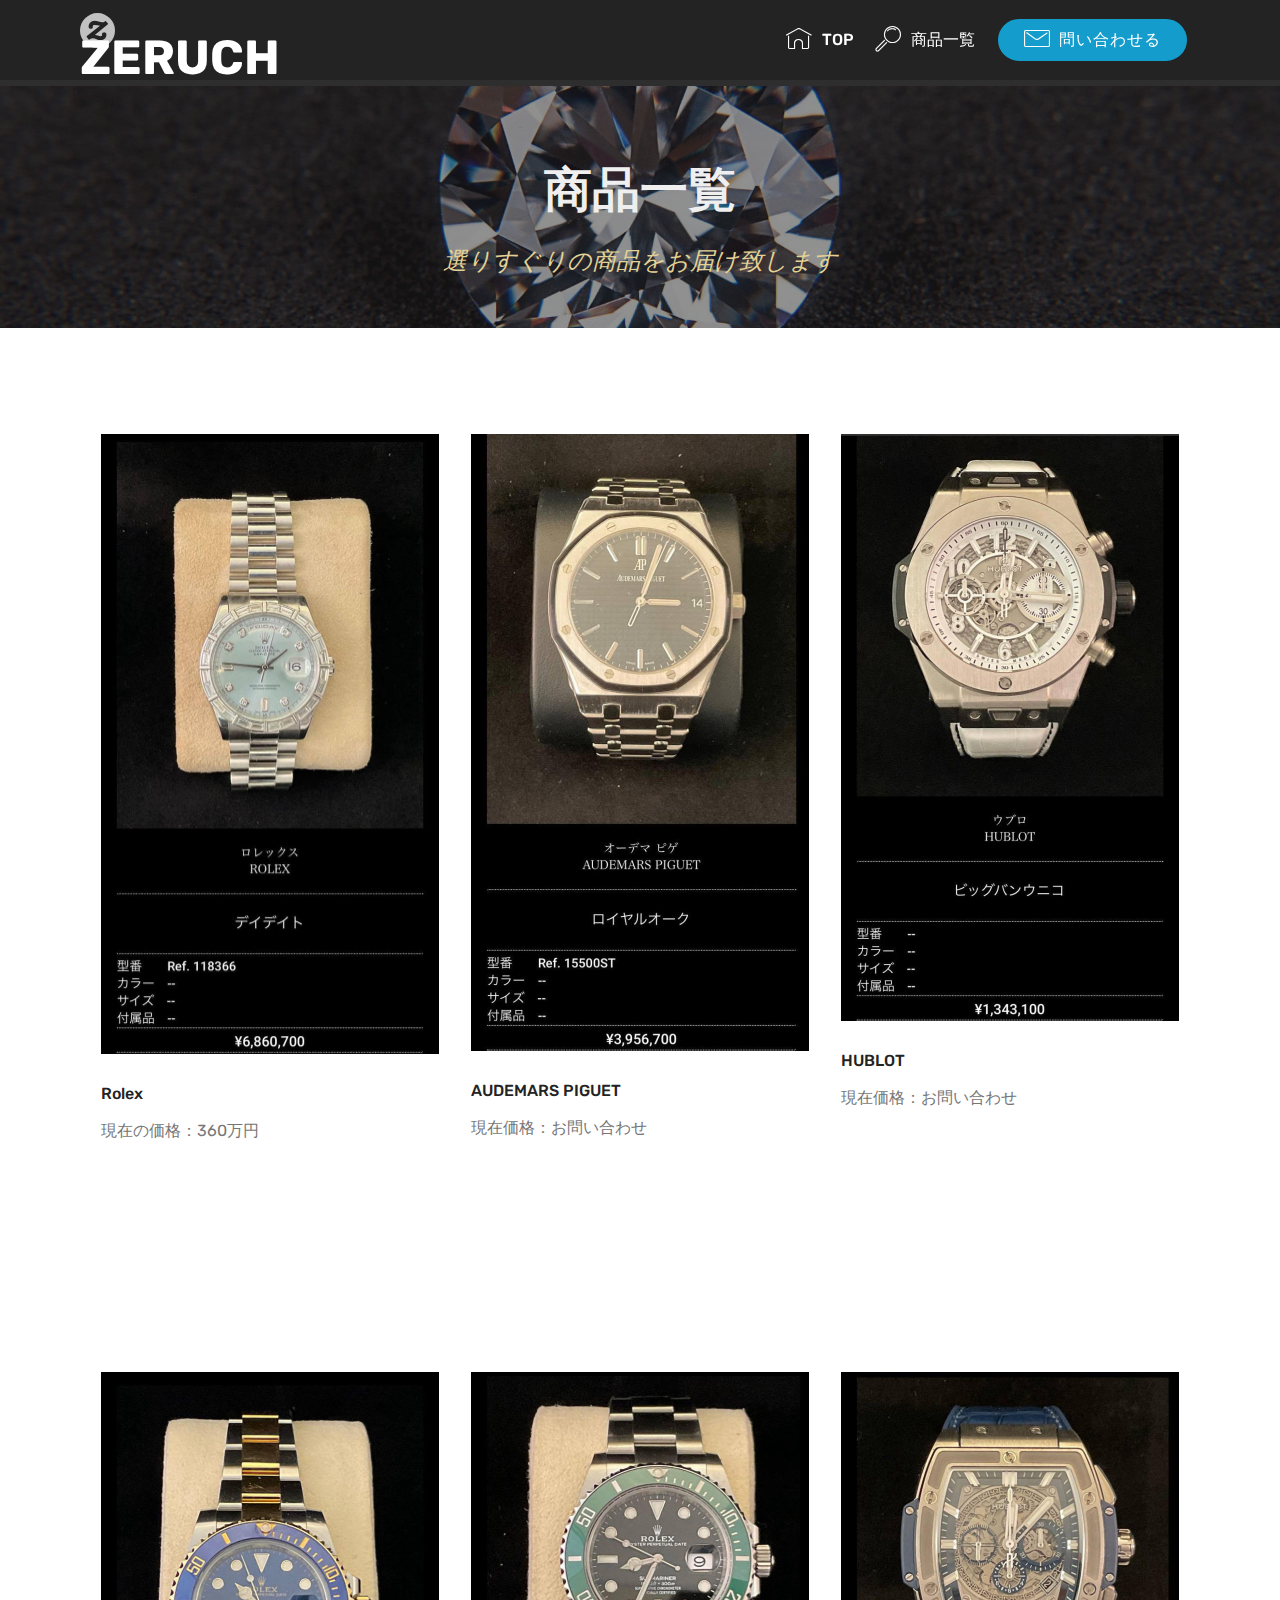
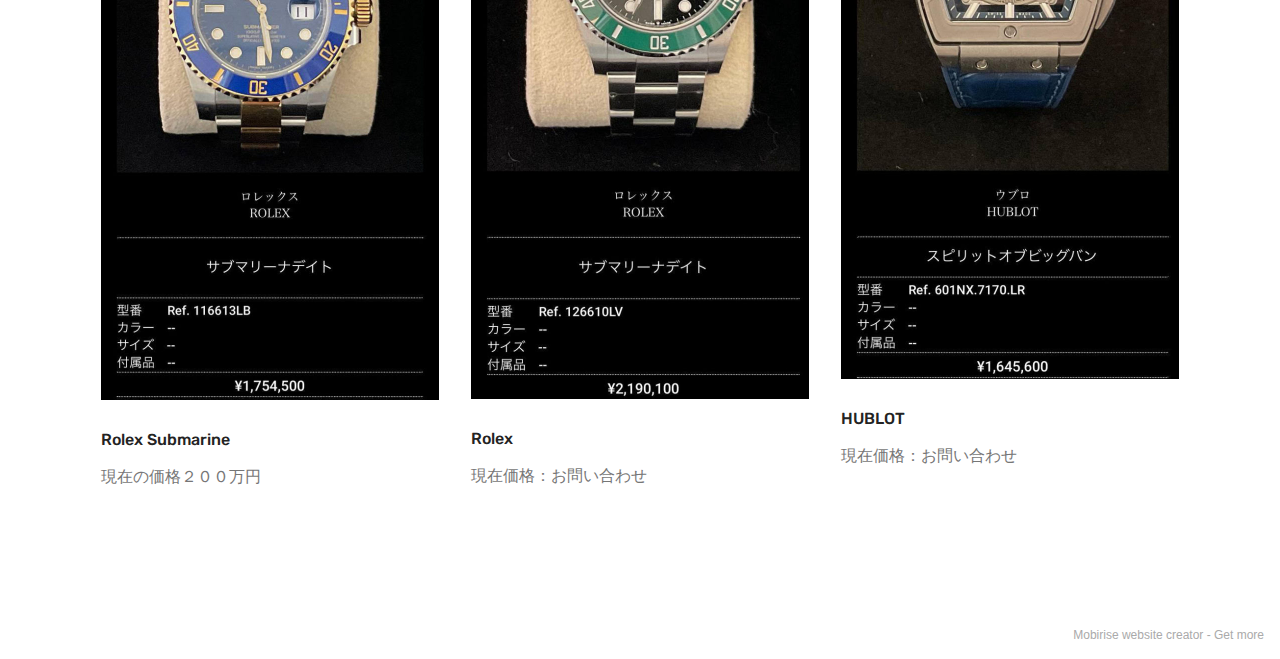
<file: page1.html>
<!DOCTYPE html>
<html  >
<head>
  <!-- Site made with Mobirise Website Builder v5.3.5, https://mobirise.com -->
  <meta charset="UTF-8">
  <meta http-equiv="X-UA-Compatible" content="IE=edge">
  <meta name="generator" content="Mobirise v5.3.5, mobirise.com">
  <meta name="viewport" content="width=device-width, initial-scale=1, minimum-scale=1">
  <link rel="shortcut icon" href="assets/images/logo2.png" type="image/x-icon">
  <meta name="description" content="Website Generator Description">
  
  
  <title>商品一覧</title>
  <link rel="stylesheet" href="assets/web/assets/mobirise-icons/mobirise-icons.css">
  <link rel="stylesheet" href="assets/bootstrap/css/bootstrap.min.css">
  <link rel="stylesheet" href="assets/bootstrap/css/bootstrap-grid.min.css">
  <link rel="stylesheet" href="assets/bootstrap/css/bootstrap-reboot.min.css">
  <link rel="stylesheet" href="assets/tether/tether.min.css">
  <link rel="stylesheet" href="assets/dropdown/css/style.css">
  <link rel="stylesheet" href="assets/socicon/css/styles.css">
  <link rel="stylesheet" href="assets/theme/css/style.css">
  <link rel="preload" href="https://fonts.googleapis.com/css?family=Playfair+Display:400,500,600,700,800,900,400i,500i,600i,700i,800i,900i&display=swap" as="style" onload="this.onload=null;this.rel='stylesheet'">
  <noscript><link rel="stylesheet" href="https://fonts.googleapis.com/css?family=Playfair+Display:400,500,600,700,800,900,400i,500i,600i,700i,800i,900i&display=swap"></noscript>
  <link rel="preload" href="https://fonts.googleapis.com/css?family=Rubik:300,400,500,600,700,800,900,300i,400i,500i,600i,700i,800i,900i&display=swap" as="style" onload="this.onload=null;this.rel='stylesheet'">
  <noscript><link rel="stylesheet" href="https://fonts.googleapis.com/css?family=Rubik:300,400,500,600,700,800,900,300i,400i,500i,600i,700i,800i,900i&display=swap"></noscript>
  <link rel="preload" as="style" href="assets/mobirise/css/mbr-additional.css"><link rel="stylesheet" href="assets/mobirise/css/mbr-additional.css" type="text/css">
  
  
  
  
</head>
<body>
  
  <section class="menu cid-svKUVUWVmz" once="menu" id="menu1-6">

    

    <nav class="navbar navbar-expand beta-menu navbar-dropdown align-items-center navbar-fixed-top navbar-toggleable-sm">
        <button class="navbar-toggler navbar-toggler-right" type="button" data-toggle="collapse" data-target="#navbarSupportedContent" aria-controls="navbarSupportedContent" aria-expanded="false" aria-label="Toggle navigation">
            <div class="hamburger">
                <span></span>
                <span></span>
                <span></span>
                <span></span>
            </div>
        </button>
        <div class="menu-logo">
            <div class="navbar-brand">
                
                <span class="navbar-caption-wrap"><a class="navbar-caption text-white display-2" href="index.html#header2-1"><span class="socicon socicon-zazzle mbr-iconfont mbr-iconfont-btn" style="font-size: 35px; color: rgb(193, 193, 193);"></span>ZERUCH </a></span>
            </div>
        </div>
        <div class="collapse navbar-collapse" id="navbarSupportedContent">
            <ul class="navbar-nav nav-dropdown" data-app-modern-menu="true"><li class="nav-item">
                    <a class="nav-link link text-white text-primary display-4" href="index.html#header2-1">
                        <span class="mbri-home mbr-iconfont mbr-iconfont-btn"></span>
                        TOP</a>
                </li>
                <li class="nav-item">
                    <a class="nav-link link text-white text-primary display-4" href="page1.html">
                        <span class="mbri-search mbr-iconfont mbr-iconfont-btn"></span>
                        商品一覧</a>
                </li></ul>
            <div class="navbar-buttons mbr-section-btn"><a class="btn btn-sm btn-primary display-4" href="mailto:zeruchwatch.info@gmail.com"><span class="mbri-letter mbr-iconfont mbr-iconfont-btn"></span>
                    
                    問い合わせる</a></div>
        </div>
    </nav>
</section>

<section once="footers" class="cid-svKWHQnQi2" id="footer6-7">

    

    

    <div class="container">
        <div class="media-container-row align-center mbr-white">
            <div class="col-12">
                <p class="mbr-text mb-0 mbr-fonts-style display-7">
                    © Copyright 2021 ZERUCH watch&nbsp;- All Rights Reserved
                </p>
            </div>
        </div>
    </div>
</section>

<section class="header1 cid-svKZ4WHUIN" id="header16-8">

    

    <div class="mbr-overlay" style="opacity: 0.5; background-color: rgb(35, 35, 35);">
    </div>

    <div class="container">
        <div class="row justify-content-md-center">
            <div class="col-md-10 align-center">
                <h1 class="mbr-section-title mbr-bold pb-3 mbr-fonts-style display-2">
                    商品一覧</h1>
                
                <p class="mbr-text pb-3 mbr-fonts-style display-5"><em>
                    選りすぐりの商品をお届け致します</em></p>
                
            </div>
        </div>
    </div>

</section>

<section class="features2 cid-svKZHmGjvL" id="features2-9">

    

    
    
    <div class="container">
        <div class="media-container-row">
            <div class="card p-3 col-12 col-md-6 col-lg-4">
                <div class="card-wrapper">
                    <div class="card-img">
                        <img src="assets/images/rolex2-676x1241.jpg" alt="Mobirise" title="">
                    </div>
                    <div class="card-box">
                        <h4 class="card-title pb-3 mbr-fonts-style display-7">
                            Rolex&nbsp;</h4>
                        <p class="mbr-text mbr-fonts-style display-7">現在の価格：360万円</p>
                    </div>
                </div>
            </div>

            <div class="card p-3 col-12 col-md-6 col-lg-4">
                <div class="card-wrapper">
                    <div class="card-img">
                        <img src="assets/images/piguet1-676x1234.jpg" alt="Mobirise">
                    </div>
                    <div class="card-box ">
                        <h4 class="card-title pb-3 mbr-fonts-style display-7">
                            AUDEMARS PIGUET</h4>
                        <p class="mbr-text mbr-fonts-style display-7">現在価格：お問い合わせ</p>
                    </div>
                </div>
            </div>

            <div class="card p-3 col-12 col-md-6 col-lg-4">
                <div class="card-wrapper">
                    <div class="card-img">
                        <img src="assets/images/hublot2-676x1174.jpg" alt="Mobirise">
                    </div>
                    <div class="card-box">
                        <h4 class="card-title pb-3 mbr-fonts-style display-7">
                            HUBLOT</h4>
                        <p class="mbr-text mbr-fonts-style display-7">現在価格：お問い合わせ</p>
                    </div>
                </div>
            </div>

            
        </div>
    </div>
</section>

<section class="features2 cid-sw7dZfFDHT" id="features2-c">

    

    
    
    <div class="container">
        <div class="media-container-row">
            <div class="card p-3 col-12 col-md-6 col-lg-4">
                <div class="card-wrapper">
                    <div class="card-img">
                        <img src="assets/images/rolex3-676x1256.jpg" alt="Mobirise">
                    </div>
                    <div class="card-box">
                        <h4 class="card-title pb-3 mbr-fonts-style display-7">Rolex Submarine&nbsp;</h4>
                        <p class="mbr-text mbr-fonts-style display-7">現在の価格２００万円</p>
                    </div>
                </div>
            </div>

            <div class="card p-3 col-12 col-md-6 col-lg-4">
                <div class="card-wrapper">
                    <div class="card-img">
                        <img src="assets/images/rolex4-676x1254.jpg" alt="Mobirise">
                    </div>
                    <div class="card-box ">
                        <h4 class="card-title pb-3 mbr-fonts-style display-7">
                            Rolex</h4>
                        <p class="mbr-text mbr-fonts-style display-7">現在価格：お問い合わせ</p>
                    </div>
                </div>
            </div>

            <div class="card p-3 col-12 col-md-6 col-lg-4">
                <div class="card-wrapper">
                    <div class="card-img">
                        <img src="assets/images/uburo1-676x1214.jpg" alt="Mobirise">
                    </div>
                    <div class="card-box">
                        <h4 class="card-title pb-3 mbr-fonts-style display-7">HUBLOT</h4>
                        <p class="mbr-text mbr-fonts-style display-7">現在価格：お問い合わせ</p>
                    </div>
                </div>
            </div>

            
        </div>
    </div>
</section><section style="background-color: #fff; font-family: -apple-system, BlinkMacSystemFont, 'Segoe UI', 'Roboto', 'Helvetica Neue', Arial, sans-serif; color:#aaa; font-size:12px; padding: 0; align-items: center; display: flex;"><a href="https://mobirise.site/i" style="flex: 1 1; height: 3rem; padding-left: 1rem;"></a><p style="flex: 0 0 auto; margin:0; padding-right:1rem;">Mobirise website creator - <a href="https://mobirise.site/p" style="color:#aaa;">Get more</a></p></section><script src="assets/web/assets/jquery/jquery.min.js"></script>  <script src="assets/popper/popper.min.js"></script>  <script src="assets/bootstrap/js/bootstrap.min.js"></script>  <script src="assets/tether/tether.min.js"></script>  <script src="assets/smoothscroll/smooth-scroll.js"></script>  <script src="assets/dropdown/js/nav-dropdown.js"></script>  <script src="assets/dropdown/js/navbar-dropdown.js"></script>  <script src="assets/touchswipe/jquery.touch-swipe.min.js"></script>  <script src="assets/theme/js/script.js"></script>  
  
  
</body>
</html>
</file>
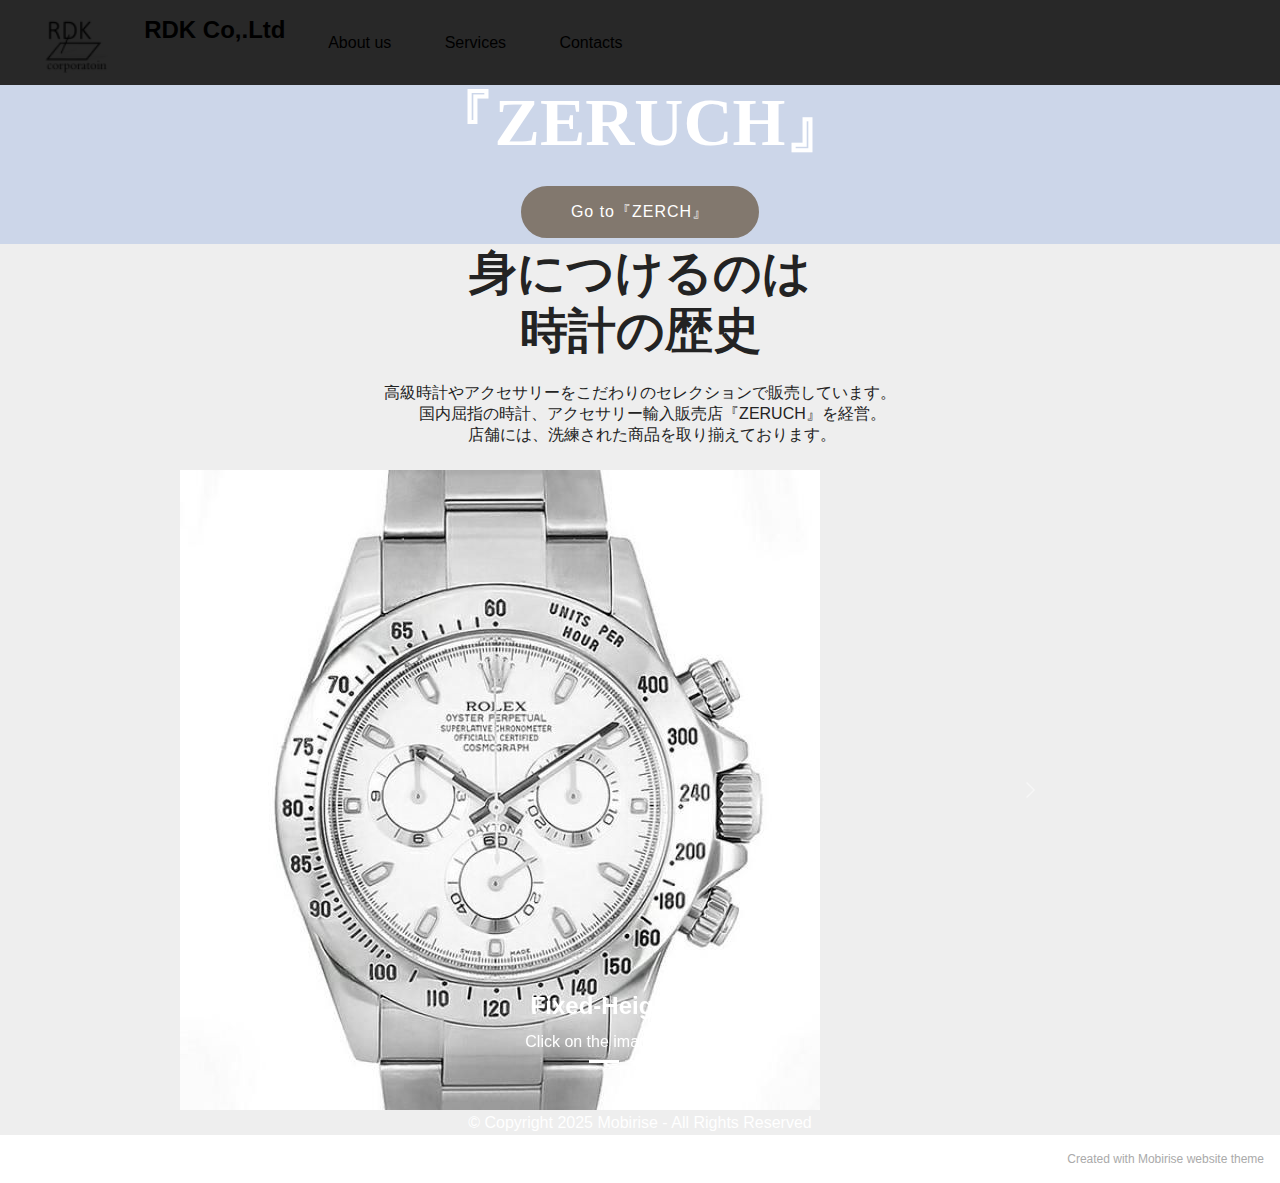
<file: page2.html>
<!DOCTYPE html>
<html  >
<head>
  <!-- Site made with Mobirise Website Builder v5.3.5, https://mobirise.com -->
  <meta charset="UTF-8">
  <meta http-equiv="X-UA-Compatible" content="IE=edge">
  <meta name="generator" content="Mobirise v5.3.5, mobirise.com">
  <meta name="viewport" content="width=device-width, initial-scale=1, minimum-scale=1">
  <link rel="shortcut icon" href="assets/images/admin-ajax-96x62.png" type="image/x-icon">
  <meta name="description" content="">
  
  
  <title>service</title>
  <link rel="stylesheet" href="assets/web/assets/mobirise-icons2/mobirise2.css">
  <link rel="stylesheet" href="assets/tether/tether.min.css">
  <link rel="stylesheet" href="assets/bootstrap/css/bootstrap.min.css">
  <link rel="stylesheet" href="assets/bootstrap/css/bootstrap-grid.min.css">
  <link rel="stylesheet" href="assets/bootstrap/css/bootstrap-reboot.min.css">
  <link rel="stylesheet" href="assets/dropdown/css/style.css">
  <link rel="stylesheet" href="assets/socicon/css/styles.css">
  <link rel="stylesheet" href="assets/theme/css/style.css">
  <link rel="preload" href="https://fonts.googleapis.com/css?family=Jost:100,200,300,400,500,600,700,800,900,100i,200i,300i,400i,500i,600i,700i,800i,900i&display=swap" as="style" onload="this.onload=null;this.rel='stylesheet'">
  <noscript><link rel="stylesheet" href="https://fonts.googleapis.com/css?family=Jost:100,200,300,400,500,600,700,800,900,100i,200i,300i,400i,500i,600i,700i,800i,900i&display=swap"></noscript>
  <link rel="preload" as="style" href="assets/mobirise/css/mbr-additional.css"><link rel="stylesheet" href="assets/mobirise/css/mbr-additional.css" type="text/css">
  
  
  
  
</head>
<body>
  
  <section class="menu menu1 cid-swK0TO10xi" once="menu" id="menu1-d">
    

    <nav class="navbar navbar-dropdown navbar-fixed-top navbar-expand-lg">
        <div class="container-fluid">
            <div class="navbar-brand">
                <span class="navbar-logo">
                    <a href="https://kojinagai0523.github.io/RDKcorpsite/">
                        <img src="assets/images/admin-ajax-96x62.png" alt="Mobirise" style="height: 4.7rem;">
                    </a>
                </span>
                <span class="navbar-caption-wrap"><a class="navbar-caption text-black text-primary display-5" href="index.html">RDK Co,.Ltd<br></a></span>
            </div>
            <button class="navbar-toggler" type="button" data-toggle="collapse" data-target="#navbarSupportedContent" aria-controls="navbarNavAltMarkup" aria-expanded="false" aria-label="Toggle navigation">
                <div class="hamburger">
                    <span></span>
                    <span></span>
                    <span></span>
                    <span></span>
                </div>
            </button>
            <div class="collapse navbar-collapse" id="navbarSupportedContent">
                <ul class="navbar-nav nav-dropdown nav-right" data-app-modern-menu="true"><li class="nav-item"><a class="nav-link link text-black text-primary display-4" href="page1.html">
                            About us</a></li>
                    <li class="nav-item"><a class="nav-link link text-black text-primary display-4" href="page2.html">
                            Services</a></li>
                    <li class="nav-item"><a class="nav-link link text-black display-4" href="https://mobiri.se">Contacts</a>
                    </li></ul>
                
                
            </div>
        </div>
    </nav>
</section>

<section class="header6 cid-swUgY8cVcN" id="header6-f">

    

    <div class="mbr-overlay" style="opacity: 0.2; background-color: rgb(68, 121, 217);"></div>

    <div class="align-center container">
        <div class="row justify-content-center">
            <div class="col-12 col-lg-10">
                <h1 class="mbr-section-title mbr-fonts-style mbr-white mb-3 display-1"><strong>高級輸入販売店経営</strong><br><strong>『ZERUCH』</strong></h1>
                
                <p class="mbr-text mbr-white mbr-fonts-style display-7"><!-- /wp:paragraph --></p>
                <div class="mbr-section-btn mt-3"><a class="btn btn-info display-4" href="https://zeruchwatch.github.io">Go to『ZERCH』</a></div>
            </div>
        </div>
    </div>
</section>

<section class="content4 cid-swUh64DWto" id="content4-h">
    
    
    <div class="container">
        <div class="row justify-content-center">
            <div class="title col-md-12 col-lg-10">
                <h3 class="mbr-section-title mbr-fonts-style align-center mb-4 display-2">
                    <strong>身につけるのは
</strong>
                <div><strong>時計の歴史</strong></div></h3>
                <h4 class="mbr-section-subtitle align-center mbr-fonts-style mb-4 display-7">
                    高級時計やアクセサリーをこだわりのセレクションで販売しています。
                <div>&nbsp; 　国内屈指の時計、アクセサリー輸入販売店『ZERUCH』を経営。
</div><div>　&nbsp; 店舗には、洗練された商品を取り揃えております。</div></h4>
                
            </div>
        </div>
    </div>
</section>

<section class="slider2 cid-swUh33D0g8" id="slider2-g">
    

    
    <div class="container">
        <div class="row justify-content-center">
            <div class="col-12 col-md-10">
                <div class="carousel slide" id="swUTuEdKu1" data-interval="5000">
                    
                    <ol class="carousel-indicators">
                        <li data-slide-to="0" class="active" data-target="#swUTuEdKu1"></li>
                        <li data-slide-to="1" data-target="#swUTuEdKu1"></li>
                        <li data-slide-to="2" data-target="#swUTuEdKu1"></li>
                    </ol>
                    <div class="carousel-inner">
                        <div class="carousel-item slider-image item active">
                            <div class="item-wrapper">
                                <img class="d-block w-100" src="assets/images/w8-640x640.jpg">
                                <div class="carousel-caption d-none d-md-block">
                                    <h5 class="mbr-section-subtitle mbr-fonts-style display-5">
                                        <strong>Fixed-Height Slider</strong>
                                    </h5>
                                    <p class="mbr-section-text mbr-fonts-style display-7">
                                        Click on the image to edit slides.</p>
                                </div>
                            </div>
                        </div>
                        <div class="carousel-item slider-image item">
                            <div class="item-wrapper">
                                <img class="d-block w-100" src="assets/images/w10-640x640.jpg">
                                <div class="carousel-caption d-none d-md-block">
                                    <h5 class="mbr-section-subtitle mbr-fonts-style display-5">
                                        <strong>Fixed-Height Slider</strong>
                                    </h5>
                                    <p class="mbr-section-text mbr-fonts-style display-7">
                                        Click on the image to edit slides.</p>
                                </div>
                            </div>
                        </div>
                        <div class="carousel-item slider-image item">
                            <div class="item-wrapper">
                                <img class="d-block w-100" src="assets/images/w3-640x640.jpg">
                                <div class="carousel-caption d-none d-md-block">
                                    <h5 class="mbr-section-subtitle mbr-fonts-style display-5">
                                        <strong>Fixed-Height Slider</strong>
                                    </h5>
                                    <p class="mbr-section-text mbr-fonts-style display-7">
                                        Click on the image to edit slides.</p>
                                </div>
                            </div>
                        </div>
                    </div>
                    <a class="carousel-control carousel-control-prev" role="button" data-slide="prev" href="#swUTuEdKu1">
                        <span class="mobi-mbri mobi-mbri-arrow-prev" aria-hidden="true"></span>
                        <span class="sr-only">Previous</span>
                    </a>
                    <a class="carousel-control carousel-control-next" role="button" data-slide="next" href="#swUTuEdKu1">
                        <span class="mobi-mbri mobi-mbri-arrow-next" aria-hidden="true"></span>
                        <span class="sr-only">Next</span>
                    </a>
                </div>
            </div>
        </div>
    </div>
</section>

<section class="footer7 cid-swK2yk3ljC" once="footers" id="footer7-e">

    

    

    <div class="container">
        <div class="media-container-row align-center mbr-white">
            <div class="col-12">
                <p class="mbr-text mb-0 mbr-fonts-style display-7">
                    © Copyright 2025 Mobirise - All Rights Reserved
                </p>
            </div>
        </div>
    </div>
</section><section style="background-color: #fff; font-family: -apple-system, BlinkMacSystemFont, 'Segoe UI', 'Roboto', 'Helvetica Neue', Arial, sans-serif; color:#aaa; font-size:12px; padding: 0; align-items: center; display: flex;"><a href="https://mobirise.site/z" style="flex: 1 1; height: 3rem; padding-left: 1rem;"></a><p style="flex: 0 0 auto; margin:0; padding-right:1rem;">Created with Mobirise <a href="https://mobirise.site/u" style="color:#aaa;">website</a> theme</p></section><script src="assets/web/assets/jquery/jquery.min.js"></script>  <script src="assets/popper/popper.min.js"></script>  <script src="assets/tether/tether.min.js"></script>  <script src="assets/bootstrap/js/bootstrap.min.js"></script>  <script src="assets/smoothscroll/smooth-scroll.js"></script>  <script src="assets/dropdown/js/nav-dropdown.js"></script>  <script src="assets/dropdown/js/navbar-dropdown.js"></script>  <script src="assets/touchswipe/jquery.touch-swipe.min.js"></script>  <script src="assets/theme/js/script.js"></script>  
  
  
</body>
</html>
</file>
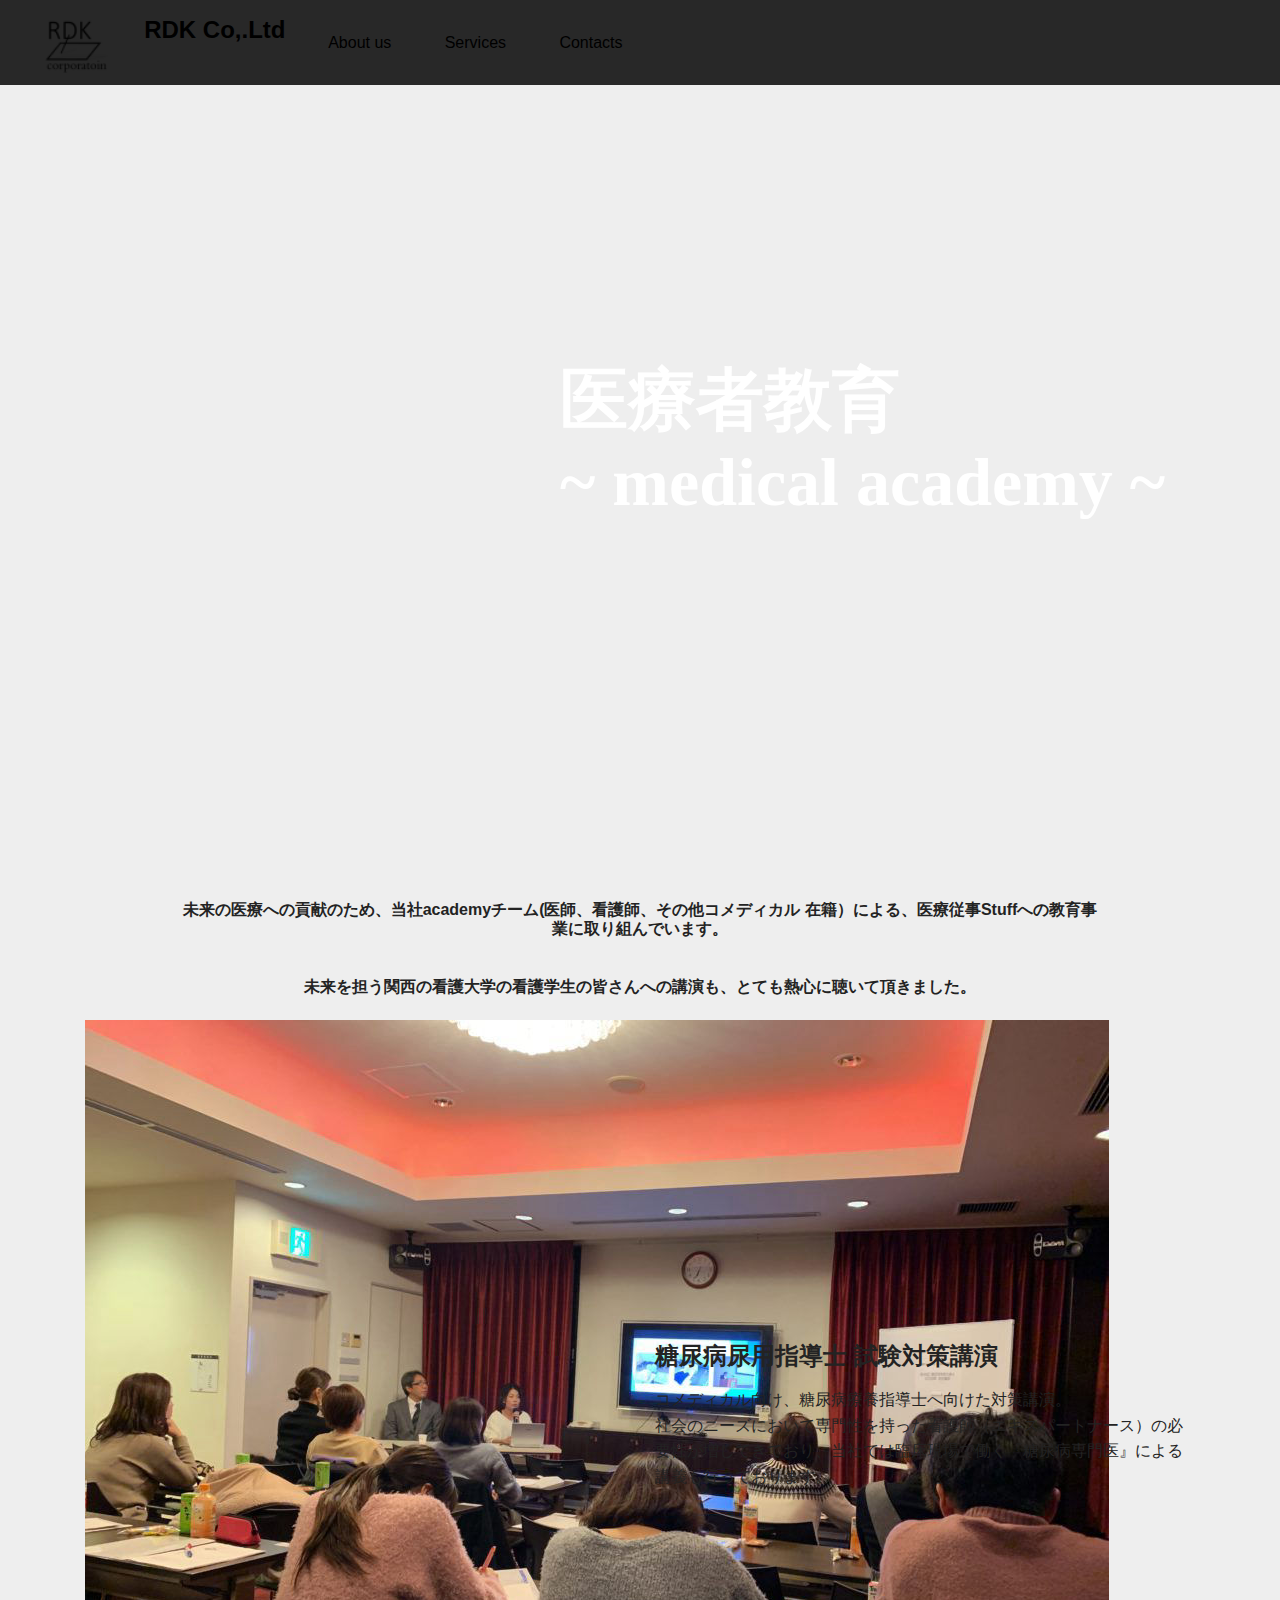
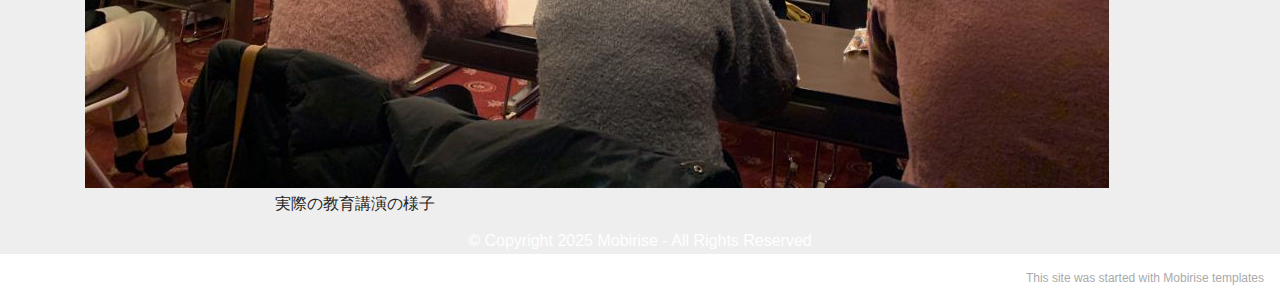
<file: page3.html>
<!DOCTYPE html>
<html  >
<head>
  <!-- Site made with Mobirise Website Builder v5.3.5, https://mobirise.com -->
  <meta charset="UTF-8">
  <meta http-equiv="X-UA-Compatible" content="IE=edge">
  <meta name="generator" content="Mobirise v5.3.5, mobirise.com">
  <meta name="viewport" content="width=device-width, initial-scale=1, minimum-scale=1">
  <link rel="shortcut icon" href="assets/images/admin-ajax-96x62.png" type="image/x-icon">
  <meta name="description" content="">
  
  
  <title>academy</title>
  <link rel="stylesheet" href="assets/tether/tether.min.css">
  <link rel="stylesheet" href="assets/bootstrap/css/bootstrap.min.css">
  <link rel="stylesheet" href="assets/bootstrap/css/bootstrap-grid.min.css">
  <link rel="stylesheet" href="assets/bootstrap/css/bootstrap-reboot.min.css">
  <link rel="stylesheet" href="assets/dropdown/css/style.css">
  <link rel="stylesheet" href="assets/socicon/css/styles.css">
  <link rel="stylesheet" href="assets/theme/css/style.css">
  <link rel="preload" href="https://fonts.googleapis.com/css?family=Jost:100,200,300,400,500,600,700,800,900,100i,200i,300i,400i,500i,600i,700i,800i,900i&display=swap" as="style" onload="this.onload=null;this.rel='stylesheet'">
  <noscript><link rel="stylesheet" href="https://fonts.googleapis.com/css?family=Jost:100,200,300,400,500,600,700,800,900,100i,200i,300i,400i,500i,600i,700i,800i,900i&display=swap"></noscript>
  <link rel="preload" as="style" href="assets/mobirise/css/mbr-additional.css"><link rel="stylesheet" href="assets/mobirise/css/mbr-additional.css" type="text/css">
  
  
  
  
</head>
<body>
  
  <section class="menu menu1 cid-swK0TO10xi" once="menu" id="menu1-l">
    

    <nav class="navbar navbar-dropdown navbar-fixed-top navbar-expand-lg">
        <div class="container-fluid">
            <div class="navbar-brand">
                <span class="navbar-logo">
                    <a href="https://kojinagai0523.github.io/RDKcorpsite/">
                        <img src="assets/images/admin-ajax-96x62.png" alt="Mobirise" style="height: 4.7rem;">
                    </a>
                </span>
                <span class="navbar-caption-wrap"><a class="navbar-caption text-black text-primary display-5" href="index.html">RDK Co,.Ltd<br></a></span>
            </div>
            <button class="navbar-toggler" type="button" data-toggle="collapse" data-target="#navbarSupportedContent" aria-controls="navbarNavAltMarkup" aria-expanded="false" aria-label="Toggle navigation">
                <div class="hamburger">
                    <span></span>
                    <span></span>
                    <span></span>
                    <span></span>
                </div>
            </button>
            <div class="collapse navbar-collapse" id="navbarSupportedContent">
                <ul class="navbar-nav nav-dropdown nav-right" data-app-modern-menu="true"><li class="nav-item"><a class="nav-link link text-black text-primary display-4" href="page1.html">
                            About us</a></li>
                    <li class="nav-item"><a class="nav-link link text-black text-primary display-4" href="page2.html">
                            Services</a></li>
                    <li class="nav-item"><a class="nav-link link text-black display-4" href="https://mobiri.se">Contacts</a>
                    </li></ul>
                
                
            </div>
        </div>
    </nav>
</section>

<section class="header5 cid-swUoML09DT mbr-fullscreen" id="header5-p">

    

    

    <div class="container">
        <div class="row justify-content-end">
            <div class="col-12 col-lg-7">
                <h1 class="mbr-section-title mbr-fonts-style mbr-white mb-3 display-1"><strong>医療者教育 <br>~ medical academy ~</strong></h1>
                
                
                
            </div>
        </div>
    </div>
</section>

<section class="content4 cid-swUoOscfha" id="content4-q">
    
    
    <div class="container">
        <div class="row justify-content-center">
            <div class="title col-md-12 col-lg-10">
                <h3 class="mbr-section-title mbr-fonts-style align-center mb-4 display-7"><strong>未来の医療への貢献のため、当社academyチーム(医師、看護師、その他コメディカル 在籍）による、医療従事Stuffへの教育事業に取り組んでいます。</strong><br><strong><br></strong><br><strong>未来を担う関西の看護大学の看護学生の皆さんへの講演も、とても熱心に聴いて頂きました。</strong></h3>
                
                
            </div>
        </div>
    </div>
</section>

<section class="image1 cid-swUpWURQnl" id="image1-s">
    

    

    <div class="container">
        <div class="row align-items-center">
            <div class="col-12 col-lg-6">
                <div class="image-wrapper">
                    <img src="assets/images/-1024x768.jpg" alt="Mobirise">
                    <p class="mbr-description mbr-fonts-style pt-2 align-center display-4">実際の教育講演の様子</p>
                </div>
            </div>
            <div class="col-12 col-lg">
                <div class="text-wrapper">
                    <h3 class="mbr-section-title mbr-fonts-style mb-3 display-5"><strong>糖尿病尿用指導士 試験対策講演</strong></h3>
                    <p class="mbr-text mbr-fonts-style display-7">コメディカル向け、糖尿病療養指導士へ向けた対策講演。
<br>社会のニーズにおいて専門性を持った看護師（エキスパートナース）の必要性が増してきており、当社では臨床現場で働く『糖尿病専門医』による講義も行っております。</p>
                </div>
            </div>
        </div>
    </div>
</section>

<section class="footer7 cid-swK2yk3ljC" once="footers" id="footer7-m">

    

    

    <div class="container">
        <div class="media-container-row align-center mbr-white">
            <div class="col-12">
                <p class="mbr-text mb-0 mbr-fonts-style display-7">
                    © Copyright 2025 Mobirise - All Rights Reserved
                </p>
            </div>
        </div>
    </div>
</section><section style="background-color: #fff; font-family: -apple-system, BlinkMacSystemFont, 'Segoe UI', 'Roboto', 'Helvetica Neue', Arial, sans-serif; color:#aaa; font-size:12px; padding: 0; align-items: center; display: flex;"><a href="https://mobirise.site/h" style="flex: 1 1; height: 3rem; padding-left: 1rem;"></a><p style="flex: 0 0 auto; margin:0; padding-right:1rem;"><a href="https://mobirise.site/r" style="color:#aaa;">This site</a> was started with Mobirise templates</p></section><script src="assets/web/assets/jquery/jquery.min.js"></script>  <script src="assets/popper/popper.min.js"></script>  <script src="assets/tether/tether.min.js"></script>  <script src="assets/bootstrap/js/bootstrap.min.js"></script>  <script src="assets/smoothscroll/smooth-scroll.js"></script>  <script src="assets/dropdown/js/nav-dropdown.js"></script>  <script src="assets/dropdown/js/navbar-dropdown.js"></script>  <script src="assets/touchswipe/jquery.touch-swipe.min.js"></script>  <script src="assets/theme/js/script.js"></script>  
  
  
</body>
</html>
</file>
<file: assets/web/assets/mobirise-icons/mobirise-icons.css>
@font-face {
  font-family: 'MobiriseIcons';
  src:  url('mobirise-icons.eot?spat4u');
  src:  url('mobirise-icons.eot?spat4u#iefix') format('embedded-opentype'),
    url('mobirise-icons.ttf?spat4u') format('truetype'),
    url('mobirise-icons.woff?spat4u') format('woff'),
    url('mobirise-icons.svg?spat4u#MobiriseIcons') format('svg');
  font-weight: normal;
  font-style: normal;
  font-display: swap;
}

[class^="mbri-"], [class*=" mbri-"] {
  /* use !important to prevent issues with browser extensions that change fonts */
  font-family: MobiriseIcons !important;
  speak: none;
  font-style: normal;
  font-weight: normal;
  font-variant: normal;
  text-transform: none;
  line-height: 1;

  /* Better Font Rendering =========== */
  -webkit-font-smoothing: antialiased;
  -moz-osx-font-smoothing: grayscale;
}

.mbri-add-submenu:before {
  content: "\e900";
}
.mbri-alert:before {
  content: "\e901";
}
.mbri-align-center:before {
  content: "\e902";
}
.mbri-align-justify:before {
  content: "\e903";
}
.mbri-align-left:before {
  content: "\e904";
}
.mbri-align-right:before {
  content: "\e905";
}
.mbri-android:before {
  content: "\e906";
}
.mbri-apple:before {
  content: "\e907";
}
.mbri-arrow-down:before {
  content: "\e908";
}
.mbri-arrow-next:before {
  content: "\e909";
}
.mbri-arrow-prev:before {
  content: "\e90a";
}
.mbri-arrow-up:before {
  content: "\e90b";
}
.mbri-bold:before {
  content: "\e90c";
}
.mbri-bookmark:before {
  content: "\e90d";
}
.mbri-bootstrap:before {
  content: "\e90e";
}
.mbri-briefcase:before {
  content: "\e90f";
}
.mbri-browse:before {
  content: "\e910";
}
.mbri-bulleted-list:before {
  content: "\e911";
}
.mbri-calendar:before {
  content: "\e912";
}
.mbri-camera:before {
  content: "\e913";
}
.mbri-cart-add:before {
  content: "\e914";
}
.mbri-cart-full:before {
  content: "\e915";
}
.mbri-cash:before {
  content: "\e916";
}
.mbri-change-style:before {
  content: "\e917";
}
.mbri-chat:before {
  content: "\e918";
}
.mbri-clock:before {
  content: "\e919";
}
.mbri-close:before {
  content: "\e91a";
}
.mbri-cloud:before {
  content: "\e91b";
}
.mbri-code:before {
  content: "\e91c";
}
.mbri-contact-form:before {
  content: "\e91d";
}
.mbri-credit-card:before {
  content: "\e91e";
}
.mbri-cursor-click:before {
  content: "\e91f";
}
.mbri-cust-feedback:before {
  content: "\e920";
}
.mbri-database:before {
  content: "\e921";
}
.mbri-delivery:before {
  content: "\e922";
}
.mbri-desktop:before {
  content: "\e923";
}
.mbri-devices:before {
  content: "\e924";
}
.mbri-down:before {
  content: "\e925";
}
.mbri-download:before {
  content: "\e989";
}
.mbri-drag-n-drop:before {
  content: "\e927";
}
.mbri-drag-n-drop2:before {
  content: "\e928";
}
.mbri-edit:before {
  content: "\e929";
}
.mbri-edit2:before {
  content: "\e92a";
}
.mbri-error:before {
  content: "\e92b";
}
.mbri-extension:before {
  content: "\e92c";
}
.mbri-features:before {
  content: "\e92d";
}
.mbri-file:before {
  content: "\e92e";
}
.mbri-flag:before {
  content: "\e92f";
}
.mbri-folder:before {
  content: "\e930";
}
.mbri-gift:before {
  content: "\e931";
}
.mbri-github:before {
  content: "\e932";
}
.mbri-globe:before {
  content: "\e933";
}
.mbri-globe-2:before {
  content: "\e934";
}
.mbri-growing-chart:before {
  content: "\e935";
}
.mbri-hearth:before {
  content: "\e936";
}
.mbri-help:before {
  content: "\e937";
}
.mbri-home:before {
  content: "\e938";
}
.mbri-hot-cup:before {
  content: "\e939";
}
.mbri-idea:before {
  content: "\e93a";
}
.mbri-image-gallery:before {
  content: "\e93b";
}
.mbri-image-slider:before {
  content: "\e93c";
}
.mbri-info:before {
  content: "\e93d";
}
.mbri-italic:before {
  content: "\e93e";
}
.mbri-key:before {
  content: "\e93f";
}
.mbri-laptop:before {
  content: "\e940";
}
.mbri-layers:before {
  content: "\e941";
}
.mbri-left-right:before {
  content: "\e942";
}
.mbri-left:before {
  content: "\e943";
}
.mbri-letter:before {
  content: "\e944";
}
.mbri-like:before {
  content: "\e945";
}
.mbri-link:before {
  content: "\e946";
}
.mbri-lock:before {
  content: "\e947";
}
.mbri-login:before {
  content: "\e948";
}
.mbri-logout:before {
  content: "\e949";
}
.mbri-magic-stick:before {
  content: "\e94a";
}
.mbri-map-pin:before {
  content: "\e94b";
}
.mbri-menu:before {
  content: "\e94c";
}
.mbri-mobile:before {
  content: "\e94d";
}
.mbri-mobile2:before {
  content: "\e94e";
}
.mbri-mobirise:before {
  content: "\e94f";
}
.mbri-more-horizontal:before {
  content: "\e950";
}
.mbri-more-vertical:before {
  content: "\e951";
}
.mbri-music:before {
  content: "\e952";
}
.mbri-new-file:before {
  content: "\e953";
}
.mbri-numbered-list:before {
  content: "\e954";
}
.mbri-opened-folder:before {
  content: "\e955";
}
.mbri-pages:before {
  content: "\e956";
}
.mbri-paper-plane:before {
  content: "\e957";
}
.mbri-paperclip:before {
  content: "\e958";
}
.mbri-photo:before {
  content: "\e959";
}
.mbri-photos:before {
  content: "\e95a";
}
.mbri-pin:before {
  content: "\e95b";
}
.mbri-play:before {
  content: "\e95c";
}
.mbri-plus:before {
  content: "\e95d";
}
.mbri-preview:before {
  content: "\e95e";
}
.mbri-print:before {
  content: "\e95f";
}
.mbri-protect:before {
  content: "\e960";
}
.mbri-question:before {
  content: "\e961";
}
.mbri-quote-left:before {
  content: "\e962";
}
.mbri-quote-right:before {
  content: "\e963";
}
.mbri-refresh:before {
  content: "\e964";
}
.mbri-responsive:before {
  content: "\e965";
}
.mbri-right:before {
  content: "\e966";
}
.mbri-rocket:before {
  content: "\e967";
}
.mbri-sad-face:before {
  content: "\e968";
}
.mbri-sale:before {
  content: "\e969";
}
.mbri-save:before {
  content: "\e96a";
}
.mbri-search:before {
  content: "\e96b";
}
.mbri-setting:before {
  content: "\e96c";
}
.mbri-setting2:before {
  content: "\e96d";
}
.mbri-setting3:before {
  content: "\e96e";
}
.mbri-share:before {
  content: "\e96f";
}
.mbri-shopping-bag:before {
  content: "\e970";
}
.mbri-shopping-basket:before {
  content: "\e971";
}
.mbri-shopping-cart:before {
  content: "\e972";
}
.mbri-sites:before {
  content: "\e973";
}
.mbri-smile-face:before {
  content: "\e974";
}
.mbri-speed:before {
  content: "\e975";
}
.mbri-star:before {
  content: "\e976";
}
.mbri-success:before {
  content: "\e977";
}
.mbri-sun:before {
  content: "\e978";
}
.mbri-sun2:before {
  content: "\e979";
}
.mbri-tablet:before {
  content: "\e97a";
}
.mbri-tablet-vertical:before {
  content: "\e97b";
}
.mbri-target:before {
  content: "\e97c";
}
.mbri-timer:before {
  content: "\e97d";
}
.mbri-to-ftp:before {
  content: "\e97e";
}
.mbri-to-local-drive:before {
  content: "\e97f";
}
.mbri-touch-swipe:before {
  content: "\e980";
}
.mbri-touch:before {
  content: "\e981";
}
.mbri-trash:before {
  content: "\e982";
}
.mbri-underline:before {
  content: "\e983";
}
.mbri-unlink:before {
  content: "\e984";
}
.mbri-unlock:before {
  content: "\e985";
}
.mbri-up-down:before {
  content: "\e986";
}
.mbri-up:before {
  content: "\e987";
}
.mbri-update:before {
  content: "\e988";
}
.mbri-upload:before {
 content: "\e926"; 
}
.mbri-user:before {
  content: "\e98a";
}
.mbri-user2:before {
  content: "\e98b";
}
.mbri-users:before {
  content: "\e98c";
}
.mbri-video:before {
  content: "\e98d";
}
.mbri-video-play:before {
  content: "\e98e";
}
.mbri-watch:before {
  content: "\e98f";
}
.mbri-website-theme:before {
  content: "\e990";
}
.mbri-wifi:before {
  content: "\e991";
}
.mbri-windows:before {
  content: "\e992";
}
.mbri-zoom-out:before {
  content: "\e993";
}
.mbri-redo:before {
  content: "\e994";
}
.mbri-undo:before {
  content: "\e995";
}
</file>
<file: assets/web/assets/mobirise-icons2/mobirise2.css>
@font-face {
  font-family: 'Moririse2';
  font-display: swap;
  src:  url('mobirise2.eot?f2bix4');
  src:  url('mobirise2.eot?f2bix4#iefix') format('embedded-opentype'),
    url('mobirise2.ttf?f2bix4') format('truetype'),
    url('mobirise2.woff?f2bix4') format('woff'),
    url('mobirise2.svg?f2bix4#mobirise2') format('svg');
  font-weight: normal;
  font-style: normal;
}

[class^="mobi-"], [class*=" mobi-"] {
  /* use !important to prevent issues with browser extensions that change fonts */
  font-family: 'Moririse2' !important;
  speak: none;
  font-style: normal;
  font-weight: normal;
  font-variant: normal;
  text-transform: none;
  line-height: 1;

  /* Better Font Rendering =========== */
  -webkit-font-smoothing: antialiased;
  -moz-osx-font-smoothing: grayscale;
}

.mobi-mbri-add-submenu:before {
  content: "\e900";
}
.mobi-mbri-alert:before {
  content: "\e901";
}
.mobi-mbri-align-center:before {
  content: "\e902";
}
.mobi-mbri-align-justify:before {
  content: "\e903";
}
.mobi-mbri-align-left:before {
  content: "\e904";
}
.mobi-mbri-align-right:before {
  content: "\e905";
}
.mobi-mbri-android:before {
  content: "\e906";
}
.mobi-mbri-apple:before {
  content: "\e907";
}
.mobi-mbri-arrow-down:before {
  content: "\e908";
}
.mobi-mbri-arrow-next:before {
  content: "\e909";
}
.mobi-mbri-arrow-prev:before {
  content: "\e90a";
}
.mobi-mbri-arrow-up:before {
  content: "\e90b";
}
.mobi-mbri-bold:before {
  content: "\e90c";
}
.mobi-mbri-bookmark:before {
  content: "\e90d";
}
.mobi-mbri-bootstrap:before {
  content: "\e90e";
}
.mobi-mbri-briefcase:before {
  content: "\e90f";
}
.mobi-mbri-browse:before {
  content: "\e910";
}
.mobi-mbri-bulleted-list:before {
  content: "\e911";
}
.mobi-mbri-calendar:before {
  content: "\e912";
}
.mobi-mbri-camera:before {
  content: "\e913";
}
.mobi-mbri-cart-add:before {
  content: "\e914";
}
.mobi-mbri-cart-full:before {
  content: "\e915";
}
.mobi-mbri-cash:before {
  content: "\e916";
}
.mobi-mbri-change-style:before {
  content: "\e917";
}
.mobi-mbri-chat:before {
  content: "\e918";
}
.mobi-mbri-clock:before {
  content: "\e919";
}
.mobi-mbri-close:before {
  content: "\e91a";
}
.mobi-mbri-cloud:before {
  content: "\e91b";
}
.mobi-mbri-code:before {
  content: "\e91c";
}
.mobi-mbri-contact-form:before {
  content: "\e91d";
}
.mobi-mbri-credit-card:before {
  content: "\e91e";
}
.mobi-mbri-cursor-click:before {
  content: "\e91f";
}
.mobi-mbri-cust-feedback:before {
  content: "\e920";
}
.mobi-mbri-database:before {
  content: "\e921";
}
.mobi-mbri-delivery:before {
  content: "\e922";
}
.mobi-mbri-desktop:before {
  content: "\e923";
}
.mobi-mbri-devices:before {
  content: "\e924";
}
.mobi-mbri-down:before {
  content: "\e925";
}
.mobi-mbri-download-2:before {
  content: "\e926";
}
.mobi-mbri-download:before {
  content: "\e927";
}
.mobi-mbri-drag-n-drop-2:before {
  content: "\e928";
}
.mobi-mbri-drag-n-drop:before {
  content: "\e929";
}
.mobi-mbri-edit-2:before {
  content: "\e92a";
}
.mobi-mbri-edit:before {
  content: "\e92b";
}
.mobi-mbri-error:before {
  content: "\e92c";
}
.mobi-mbri-extension:before {
  content: "\e92d";
}
.mobi-mbri-features:before {
  content: "\e92e";
}
.mobi-mbri-file:before {
  content: "\e92f";
}
.mobi-mbri-flag:before {
  content: "\e930";
}
.mobi-mbri-folder:before {
  content: "\e931";
}
.mobi-mbri-gift:before {
  content: "\e932";
}
.mobi-mbri-github:before {
  content: "\e933";
}
.mobi-mbri-globe-2:before {
  content: "\e934";
}
.mobi-mbri-globe:before {
  content: "\e935";
}
.mobi-mbri-growing-chart:before {
  content: "\e936";
}
.mobi-mbri-hearth:before {
  content: "\e937";
}
.mobi-mbri-help:before {
  content: "\e938";
}
.mobi-mbri-home:before {
  content: "\e939";
}
.mobi-mbri-hot-cup:before {
  content: "\e93a";
}
.mobi-mbri-idea:before {
  content: "\e93b";
}
.mobi-mbri-image-gallery:before {
  content: "\e93c";
}
.mobi-mbri-image-slider:before {
  content: "\e93d";
}
.mobi-mbri-info:before {
  content: "\e93e";
}
.mobi-mbri-italic:before {
  content: "\e93f";
}
.mobi-mbri-key:before {
  content: "\e940";
}
.mobi-mbri-laptop:before {
  content: "\e941";
}
.mobi-mbri-layers:before {
  content: "\e942";
}
.mobi-mbri-left-right:before {
  content: "\e943";
}
.mobi-mbri-left:before {
  content: "\e944";
}
.mobi-mbri-letter:before {
  content: "\e945";
}
.mobi-mbri-like:before {
  content: "\e946";
}
.mobi-mbri-link:before {
  content: "\e947";
}
.mobi-mbri-lock:before {
  content: "\e948";
}
.mobi-mbri-login:before {
  content: "\e949";
}
.mobi-mbri-logout:before {
  content: "\e94a";
}
.mobi-mbri-magic-stick:before {
  content: "\e94b";
}
.mobi-mbri-map-pin:before {
  content: "\e94c";
}
.mobi-mbri-menu:before {
  content: "\e94d";
}
.mobi-mbri-mobile-2:before {
  content: "\e94e";
}
.mobi-mbri-mobile-horizontal:before {
  content: "\e94f";
}
.mobi-mbri-mobile:before {
  content: "\e950";
}
.mobi-mbri-mobirise:before {
  content: "\e951";
}
.mobi-mbri-more-horizontal:before {
  content: "\e952";
}
.mobi-mbri-more-vertical:before {
  content: "\e953";
}
.mobi-mbri-music:before {
  content: "\e954";
}
.mobi-mbri-new-file:before {
  content: "\e955";
}
.mobi-mbri-numbered-list:before {
  content: "\e956";
}
.mobi-mbri-opened-folder:before {
  content: "\e957";
}
.mobi-mbri-pages:before {
  content: "\e958";
}
.mobi-mbri-paper-plane:before {
  content: "\e959";
}
.mobi-mbri-paperclip:before {
  content: "\e95a";
}
.mobi-mbri-phone:before {
  content: "\e95b";
}
.mobi-mbri-photo:before {
  content: "\e95c";
}
.mobi-mbri-photos:before {
  content: "\e95d";
}
.mobi-mbri-pin:before {
  content: "\e95e";
}
.mobi-mbri-play:before {
  content: "\e95f";
}
.mobi-mbri-plus:before {
  content: "\e960";
}
.mobi-mbri-preview:before {
  content: "\e961";
}
.mobi-mbri-print:before {
  content: "\e962";
}
.mobi-mbri-protect:before {
  content: "\e963";
}
.mobi-mbri-question:before {
  content: "\e964";
}
.mobi-mbri-quote-left:before {
  content: "\e965";
}
.mobi-mbri-quote-right:before {
  content: "\e966";
}
.mobi-mbri-redo:before {
  content: "\e967";
}
.mobi-mbri-refresh:before {
  content: "\e968";
}
.mobi-mbri-responsive-2:before {
  content: "\e969";
}
.mobi-mbri-responsive:before {
  content: "\e96a";
}
.mobi-mbri-right:before {
  content: "\e96b";
}
.mobi-mbri-rocket:before {
  content: "\e96c";
}
.mobi-mbri-sad-face:before {
  content: "\e96d";
}
.mobi-mbri-sale:before {
  content: "\e96e";
}
.mobi-mbri-save:before {
  content: "\e96f";
}
.mobi-mbri-search:before {
  content: "\e970";
}
.mobi-mbri-setting-2:before {
  content: "\e971";
}
.mobi-mbri-setting-3:before {
  content: "\e972";
}
.mobi-mbri-setting:before {
  content: "\e973";
}
.mobi-mbri-share:before {
  content: "\e974";
}
.mobi-mbri-shopping-bag:before {
  content: "\e975";
}
.mobi-mbri-shopping-basket:before {
  content: "\e976";
}
.mobi-mbri-shopping-cart:before {
  content: "\e977";
}
.mobi-mbri-sites:before {
  content: "\e978";
}
.mobi-mbri-smile-face:before {
  content: "\e979";
}
.mobi-mbri-speed:before {
  content: "\e97a";
}
.mobi-mbri-star:before {
  content: "\e97b";
}
.mobi-mbri-success:before {
  content: "\e97c";
}
.mobi-mbri-sun:before {
  content: "\e97d";
}
.mobi-mbri-sun2:before {
  content: "\e97e";
}
.mobi-mbri-tablet-vertical:before {
  content: "\e97f";
}
.mobi-mbri-tablet:before {
  content: "\e980";
}
.mobi-mbri-target:before {
  content: "\e981";
}
.mobi-mbri-timer:before {
  content: "\e982";
}
.mobi-mbri-to-ftp:before {
  content: "\e983";
}
.mobi-mbri-to-local-drive:before {
  content: "\e984";
}
.mobi-mbri-touch-swipe:before {
  content: "\e985";
}
.mobi-mbri-touch:before {
  content: "\e986";
}
.mobi-mbri-trash:before {
  content: "\e987";
}
.mobi-mbri-underline:before {
  content: "\e988";
}
.mobi-mbri-undo:before {
  content: "\e989";
}
.mobi-mbri-unlink:before {
  content: "\e98a";
}
.mobi-mbri-unlock:before {
  content: "\e98b";
}
.mobi-mbri-up-down:before {
  content: "\e98c";
}
.mobi-mbri-up:before {
  content: "\e98d";
}
.mobi-mbri-update:before {
  content: "\e98e";
}
.mobi-mbri-upload-2:before {
  content: "\e98f";
}
.mobi-mbri-upload:before {
  content: "\e990";
}
.mobi-mbri-user-2:before {
  content: "\e991";
}
.mobi-mbri-user:before {
  content: "\e992";
}
.mobi-mbri-users:before {
  content: "\e993";
}
.mobi-mbri-video-play:before {
  content: "\e994";
}
.mobi-mbri-video:before {
  content: "\e995";
}
.mobi-mbri-watch:before {
  content: "\e996";
}
.mobi-mbri-website-theme-2:before {
  content: "\e997";
}
.mobi-mbri-website-theme:before {
  content: "\e998";
}
.mobi-mbri-wifi:before {
  content: "\e999";
}
.mobi-mbri-windows:before {
  content: "\e99a";
}
.mobi-mbri-zoom-in:before {
  content: "\e99b";
}
.mobi-mbri-zoom-out:before {
  content: "\e99c";
}
</file>
<file: assets/web/assets/mobirise-icons-bold/mobirise-icons-bold.css>
@font-face {
  font-family: 'mobirise-icons-bold';
  font-display: swap;
  src:  url('mobirise-icons-bold.eot?m1l4yr');
  src:  url('mobirise-icons-bold.eot?m1l4yr#iefix') format('embedded-opentype'),
    url('mobirise-icons-bold.ttf?m1l4yr') format('truetype'),
    url('mobirise-icons-bold.woff?m1l4yr') format('woff'),
    url('mobirise-icons-bold.svg?m1l4yr#mobirise-icons-bold') format('svg');
  font-weight: normal;
  font-style: normal;
}

[class^="mbrib-"], [class*="mbrib-"] {
  /* use !important to prevent issues with browser extensions that change fonts */
  font-family: 'mobirise-icons-bold' !important;
  speak: none;
  font-style: normal;
  font-weight: normal;
  font-variant: normal;
  text-transform: none;
  line-height: 1;

  /* Better Font Rendering =========== */
  -webkit-font-smoothing: antialiased;
  -moz-osx-font-smoothing: grayscale;
}

.mbrib-add-submenu:before {
  content: "\e900";
}
.mbrib-alert:before {
  content: "\e901";
}
.mbrib-align-center:before {
  content: "\e902";
}
.mbrib-align-justify:before {
  content: "\e903";
}
.mbrib-align-left:before {
  content: "\e904";
}
.mbrib-align-right:before {
  content: "\e905";
}
.mbrib-android:before {
  content: "\e906";
}
.mbrib-apple:before {
  content: "\e907";
}
.mbrib-arrow-down:before {
  content: "\e908";
}
.mbrib-arrow-next:before {
  content: "\e909";
}
.mbrib-arrow-prev:before {
  content: "\e90a";
}
.mbrib-arrow-up:before {
  content: "\e90b";
}
.mbrib-bold:before {
  content: "\e90c";
}
.mbrib-bookmark:before {
  content: "\e90d";
}
.mbrib-bootstrap:before {
  content: "\e90e";
}
.mbrib-briefcase:before {
  content: "\e90f";
}
.mbrib-browse:before {
  content: "\e910";
}
.mbrib-bulleted-list:before {
  content: "\e911";
}
.mbrib-calendar:before {
  content: "\e912";
}
.mbrib-camera:before {
  content: "\e913";
}
.mbrib-cart-add:before {
  content: "\e914";
}
.mbrib-cart-full:before {
  content: "\e915";
}
.mbrib-cash:before {
  content: "\e916";
}
.mbrib-change-style:before {
  content: "\e917";
}
.mbrib-chat:before {
  content: "\e918";
}
.mbrib-clock:before {
  content: "\e919";
}
.mbrib-close:before {
  content: "\e91a";
}
.mbrib-cloud:before {
  content: "\e91b";
}
.mbrib-code:before {
  content: "\e91c";
}
.mbrib-contact-form:before {
  content: "\e91d";
}
.mbrib-credit-card:before {
  content: "\e91e";
}
.mbrib-cursor-click:before {
  content: "\e91f";
}
.mbrib-cust-feedback:before {
  content: "\e920";
}
.mbrib-database:before {
  content: "\e921";
}
.mbrib-delivery:before {
  content: "\e922";
}
.mbrib-desktop:before {
  content: "\e923";
}
.mbrib-devices:before {
  content: "\e924";
}
.mbrib-down:before {
  content: "\e925";
}
.mbrib-download:before {
  content: "\e926";
}
.mbrib-drag-n-drop:before {
  content: "\e927";
}
.mbrib-drag-n-drop2:before {
  content: "\e928";
}
.mbrib-edit:before {
  content: "\e929";
}
.mbrib-edit2:before {
  content: "\e92a";
}
.mbrib-error:before {
  content: "\e92b";
}
.mbrib-extension:before {
  content: "\e92c";
}
.mbrib-features:before {
  content: "\e92d";
}
.mbrib-file:before {
  content: "\e92e";
}
.mbrib-flag:before {
  content: "\e92f";
}
.mbrib-folder:before {
  content: "\e930";
}
.mbrib-gift:before {
  content: "\e931";
}
.mbrib-github:before {
  content: "\e932";
}
.mbrib-globe-2:before {
  content: "\e933";
}
.mbrib-globe:before {
  content: "\e934";
}
.mbrib-growing-chart:before {
  content: "\e935";
}
.mbrib-hearth:before {
  content: "\e936";
}
.mbrib-help:before {
  content: "\e937";
}
.mbrib-home:before {
  content: "\e938";
}
.mbrib-hot-cup:before {
  content: "\e939";
}
.mbrib-idea:before {
  content: "\e93a";
}
.mbrib-image-gallery:before {
  content: "\e93b";
}
.mbrib-image-slider:before {
  content: "\e93c";
}
.mbrib-info:before {
  content: "\e93d";
}
.mbrib-italic:before {
  content: "\e93e";
}
.mbrib-key:before {
  content: "\e93f";
}
.mbrib-laptop:before {
  content: "\e940";
}
.mbrib-layers:before {
  content: "\e941";
}
.mbrib-left-right:before {
  content: "\e942";
}
.mbrib-left:before {
  content: "\e943";
}
.mbrib-letter:before {
  content: "\e944";
}
.mbrib-like:before {
  content: "\e945";
}
.mbrib-link:before {
  content: "\e946";
}
.mbrib-lock:before {
  content: "\e947";
}
.mbrib-login:before {
  content: "\e948";
}
.mbrib-logout:before {
  content: "\e949";
}
.mbrib-magic-stick:before {
  content: "\e94a";
}
.mbrib-map-pin:before {
  content: "\e94b";
}
.mbrib-menu:before {
  content: "\e94c";
}
.mbrib-mobile:before {
  content: "\e94d";
}
.mbrib-mobile2:before {
  content: "\e94e";
}
.mbrib-mobirise:before {
  content: "\e94f";
}
.mbrib-more-horizontal:before {
  content: "\e950";
}
.mbrib-more-vertical:before {
  content: "\e951";
}
.mbrib-music:before {
  content: "\e952";
}
.mbrib-new-file:before {
  content: "\e953";
}
.mbrib-numbered-list:before {
  content: "\e954";
}
.mbrib-opened-folder:before {
  content: "\e955";
}
.mbrib-pages:before {
  content: "\e956";
}
.mbrib-paper-plane:before {
  content: "\e957";
}
.mbrib-paperclip:before {
  content: "\e958";
}
.mbrib-photo:before {
  content: "\e959";
}
.mbrib-photos:before {
  content: "\e95a";
}
.mbrib-pin:before {
  content: "\e95b";
}
.mbrib-play:before {
  content: "\e95c";
}
.mbrib-plus:before {
  content: "\e95d";
}
.mbrib-preview:before {
  content: "\e95e";
}
.mbrib-print:before {
  content: "\e95f";
}
.mbrib-protect:before {
  content: "\e960";
}
.mbrib-question:before {
  content: "\e961";
}
.mbrib-quote-left:before {
  content: "\e962";
}
.mbrib-quote-right:before {
  content: "\e963";
}
.mbrib-redo:before {
  content: "\e964";
}
.mbrib-refresh:before {
  content: "\e965";
}
.mbrib-responsive:before {
  content: "\e966";
}
.mbrib-right:before {
  content: "\e967";
}
.mbrib-rocket:before {
  content: "\e968";
}
.mbrib-sad-face:before {
  content: "\e969";
}
.mbrib-sale:before {
  content: "\e96a";
}
.mbrib-save:before {
  content: "\e96b";
}
.mbrib-search:before {
  content: "\e96c";
}
.mbrib-setting:before {
  content: "\e96d";
}
.mbrib-setting2:before {
  content: "\e96e";
}
.mbrib-setting3:before {
  content: "\e96f";
}
.mbrib-share:before {
  content: "\e970";
}
.mbrib-shopping-bag:before {
  content: "\e971";
}
.mbrib-shopping-basket:before {
  content: "\e972";
}
.mbrib-shopping-cart:before {
  content: "\e973";
}
.mbrib-sites:before {
  content: "\e974";
}
.mbrib-smile-face:before {
  content: "\e975";
}
.mbrib-speed:before {
  content: "\e976";
}
.mbrib-star:before {
  content: "\e977";
}
.mbrib-success:before {
  content: "\e978";
}
.mbrib-sun:before {
  content: "\e979";
}
.mbrib-sun2:before {
  content: "\e97a";
}
.mbrib-tablet-vertical:before {
  content: "\e97b";
}
.mbrib-tablet:before {
  content: "\e97c";
}
.mbrib-target:before {
  content: "\e97d";
}
.mbrib-timer:before {
  content: "\e97e";
}
.mbrib-to-ftp:before {
  content: "\e97f";
}
.mbrib-to-local-drive:before {
  content: "\e980";
}
.mbrib-touch-swipe:before {
  content: "\e981";
}
.mbrib-touch:before {
  content: "\e982";
}
.mbrib-trash:before {
  content: "\e983";
}
.mbrib-underline:before {
  content: "\e984";
}
.mbrib-undo:before {
  content: "\e985";
}
.mbrib-unlink:before {
  content: "\e986";
}
.mbrib-unlock:before {
  content: "\e987";
}
.mbrib-up-down:before {
  content: "\e988";
}
.mbrib-up:before {
  content: "\e989";
}
.mbrib-update:before {
  content: "\e98a";
}
.mbrib-upload:before {
  content: "\e98b";
}
.mbrib-user:before {
  content: "\e98c";
}
.mbrib-user2:before {
  content: "\e98d";
}
.mbrib-users:before {
  content: "\e98e";
}
.mbrib-video-play:before {
  content: "\e98f";
}
.mbrib-video:before {
  content: "\e990";
}
.mbrib-watch:before {
  content: "\e991";
}
.mbrib-website-theme:before {
  content: "\e992";
}
.mbrib-wifi:before {
  content: "\e993";
}
.mbrib-windows:before {
  content: "\e994";
}
.mbrib-zoom-out:before {
  content: "\e995";
}
</file>
<file: assets/dropdown/css/style.css>
.navbar-dropdown {
  left: 0;
  padding: 0;
  position: absolute;
  right: 0;
  top: 0;
  transition: all 0.45s ease;
  z-index: 1030;
  background: #282828; }
  .navbar-dropdown .navbar-logo {
    margin-right: 0.8rem;
    transition: margin 0.3s ease-in-out;
    vertical-align: middle; }
    .navbar-dropdown .navbar-logo img {
      height: 3.125rem;
      transition: all 0.3s ease-in-out; }
    .navbar-dropdown .navbar-logo.mbr-iconfont {
      font-size: 3.125rem;
      line-height: 3.125rem; }
  .navbar-dropdown .navbar-caption {
    font-weight: 700;
    white-space: normal;
    vertical-align: -4px;
    line-height: 3.125rem !important; }
    .navbar-dropdown .navbar-caption, .navbar-dropdown .navbar-caption:hover {
      color: inherit;
      text-decoration: none; }
  .navbar-dropdown .mbr-iconfont + .navbar-caption {
    vertical-align: -1px; }
  .navbar-dropdown.navbar-fixed-top {
    position: fixed; }
  .navbar-dropdown .navbar-brand span {
    vertical-align: -4px; }
  .navbar-dropdown.bg-color.transparent {
    background: none; }
  .navbar-dropdown.navbar-short .navbar-brand {
    padding: 0.625rem 0; }
    .navbar-dropdown.navbar-short .navbar-brand span {
      vertical-align: -1px; }
  .navbar-dropdown.navbar-short .navbar-caption {
    line-height: 2.375rem !important;
    vertical-align: -2px; }
  .navbar-dropdown.navbar-short .navbar-logo {
    margin-right: 0.5rem; }
    .navbar-dropdown.navbar-short .navbar-logo img {
      height: 2.375rem; }
    .navbar-dropdown.navbar-short .navbar-logo.mbr-iconfont {
      font-size: 2.375rem;
      line-height: 2.375rem; }
  .navbar-dropdown.navbar-short .mbr-table-cell {
    height: 3.625rem; }
  .navbar-dropdown .navbar-close {
    left: 0.6875rem;
    position: fixed;
    top: 0.75rem;
    z-index: 1000; }
  .navbar-dropdown .hamburger-icon {
    content: "";
    display: inline-block;
    vertical-align: middle;
    width: 16px;
    -webkit-box-shadow: 0 -6px 0 1px #282828,0 0 0 1px #282828,0 6px 0 1px #282828;
    -moz-box-shadow: 0 -6px 0 1px #282828,0 0 0 1px #282828,0 6px 0 1px #282828;
    box-shadow: 0 -6px 0 1px #282828,0 0 0 1px #282828,0 6px 0 1px #282828; }

.dropdown-menu .dropdown-toggle[data-toggle="dropdown-submenu"]::after {
  border-bottom: 0.35em solid transparent;
  border-left: 0.35em solid;
  border-right: 0;
  border-top: 0.35em solid transparent;
  margin-left: 0.3rem; }

.dropdown-menu .dropdown-item:focus {
  outline: 0; }

.nav-dropdown {
  font-size: 0.75rem;
  font-weight: 500;
  height: auto !important; }
  .nav-dropdown .nav-btn {
    padding-left: 1rem; }
  .nav-dropdown .link {
    margin: .667em 1.667em;
    font-weight: 500;
    padding: 0;
    transition: color .2s ease-in-out; }
    .nav-dropdown .link.dropdown-toggle {
      margin-right: 2.583em; }
      .nav-dropdown .link.dropdown-toggle::after {
        margin-left: .25rem;
        border-top: 0.35em solid;
        border-right: 0.35em solid transparent;
        border-left: 0.35em solid transparent;
        border-bottom: 0; }
      .nav-dropdown .link.dropdown-toggle[aria-expanded="true"] {
        margin: 0;
        padding: 0.667em 3.263em  0.667em 1.667em; }
  .nav-dropdown .link::after,
  .nav-dropdown .dropdown-item::after {
    color: inherit; }
  .nav-dropdown .btn {
    font-size: 0.75rem;
    font-weight: 700;
    letter-spacing: 0;
    margin-bottom: 0;
    padding-left: 1.25rem;
    padding-right: 1.25rem; }
  .nav-dropdown .dropdown-menu {
    border-radius: 0;
    border: 0;
    left: 0;
    margin: 0;
    padding-bottom: 1.25rem;
    padding-top: 1.25rem;
    position: relative; }
  .nav-dropdown .dropdown-submenu {
    margin-left: 0.125rem;
    top: 0; }
  .nav-dropdown .dropdown-item {
    font-weight: 500;
    line-height: 2;
    padding: 0.3846em 4.615em 0.3846em 1.5385em;
    position: relative;
    transition: color .2s ease-in-out, background-color .2s ease-in-out; }
    .nav-dropdown .dropdown-item::after {
      margin-top: -0.3077em;
      position: absolute;
      right: 1.1538em;
      top: 50%; }
    .nav-dropdown .dropdown-item:focus, .nav-dropdown .dropdown-item:hover {
      background: none; }

@media (max-width: 767px) {
  .nav-dropdown.navbar-toggleable-sm {
    bottom: 0;
    display: none;
    left: 0;
    overflow-x: hidden;
    position: fixed;
    top: 0;
    transform: translateX(-100%);
    -ms-transform: translateX(-100%);
    -webkit-transform: translateX(-100%);
    width: 18.75rem;
    z-index: 999; } }
.nav-dropdown.navbar-toggleable-xl {
  bottom: 0;
  display: none;
  left: 0;
  overflow-x: hidden;
  position: fixed;
  top: 0;
  transform: translateX(-100%);
  -ms-transform: translateX(-100%);
  -webkit-transform: translateX(-100%);
  width: 18.75rem;
  z-index: 999; }

.nav-dropdown-sm {
  display: block !important;
  overflow-x: hidden;
  overflow: auto;
  padding-top: 3.875rem; }
  .nav-dropdown-sm::after {
    content: "";
    display: block;
    height: 3rem;
    width: 100%; }
  .nav-dropdown-sm.collapse.in ~ .navbar-close {
    display: block !important; }
  .nav-dropdown-sm.collapsing, .nav-dropdown-sm.collapse.in {
    transform: translateX(0);
    -ms-transform: translateX(0);
    -webkit-transform: translateX(0);
    transition: all 0.25s ease-out;
    -webkit-transition: all 0.25s ease-out;
    background: #282828; }
  .nav-dropdown-sm.collapsing[aria-expanded="false"] {
    transform: translateX(-100%);
    -ms-transform: translateX(-100%);
    -webkit-transform: translateX(-100%); }
  .nav-dropdown-sm .nav-item {
    display: block;
    margin-left: 0 !important;
    padding-left: 0; }
  .nav-dropdown-sm .link,
  .nav-dropdown-sm .dropdown-item {
    border-top: 1px dotted rgba(255, 255, 255, 0.1);
    font-size: 0.8125rem;
    line-height: 1.6;
    margin: 0 !important;
    padding: 0.875rem 2.4rem 0.875rem 1.5625rem !important;
    position: relative;
    white-space: normal; }
    .nav-dropdown-sm .link:focus, .nav-dropdown-sm .link:hover,
    .nav-dropdown-sm .dropdown-item:focus,
    .nav-dropdown-sm .dropdown-item:hover {
      background: rgba(0, 0, 0, 0.2) !important;
      color: #c0a375; }
  .nav-dropdown-sm .nav-btn {
    position: relative;
    padding: 1.5625rem 1.5625rem 0 1.5625rem; }
    .nav-dropdown-sm .nav-btn::before {
      border-top: 1px dotted rgba(255, 255, 255, 0.1);
      content: "";
      left: 0;
      position: absolute;
      top: 0;
      width: 100%; }
    .nav-dropdown-sm .nav-btn + .nav-btn {
      padding-top: 0.625rem; }
      .nav-dropdown-sm .nav-btn + .nav-btn::before {
        display: none; }
  .nav-dropdown-sm .btn {
    padding: 0.625rem 0; }
  .nav-dropdown-sm .dropdown-toggle[data-toggle="dropdown-submenu"]::after {
    margin-left: .25rem;
    border-top: 0.35em solid;
    border-right: 0.35em solid transparent;
    border-left: 0.35em solid transparent;
    border-bottom: 0; }
  .nav-dropdown-sm .dropdown-toggle[data-toggle="dropdown-submenu"][aria-expanded="true"]::after {
    border-top: 0;
    border-right: 0.35em solid transparent;
    border-left: 0.35em solid transparent;
    border-bottom: 0.35em solid; }
  .nav-dropdown-sm .dropdown-menu {
    margin: 0;
    padding: 0;
    position: relative;
    top: 0;
    left: 0;
    width: 100%;
    border: 0;
    float: none;
    border-radius: 0;
    background: none; }
  .nav-dropdown-sm .dropdown-submenu {
    left: 100%;
    margin-left: 0.125rem;
    margin-top: -1.25rem;
    top: 0; }

.navbar-toggleable-sm .nav-dropdown .dropdown-menu {
  position: absolute; }

.navbar-toggleable-sm .nav-dropdown .dropdown-submenu {
  left: 100%;
  margin-left: 0.125rem;
  margin-top: -1.25rem;
  top: 0; }

.navbar-toggleable-sm.opened .nav-dropdown .dropdown-menu {
  position: relative; }

.navbar-toggleable-sm.opened .nav-dropdown .dropdown-submenu {
  left: 0;
  margin-left: 00rem;
  margin-top: 0rem;
  top: 0; }

.is-builder .nav-dropdown.collapsing {
  transition: none !important; }

/*# sourceMappingURL=style.css.map */
</file>
<file: assets/socicon/css/styles.css>
@charset "UTF-8";

@font-face {
  font-family: 'Socicon';
  src:  url('../fonts/socicon.eot');
  src:  url('../fonts/socicon.eot?#iefix') format('embedded-opentype'),
    url('../fonts/socicon.woff2') format('woff2'),
    url('../fonts/socicon.ttf') format('truetype'),
    url('../fonts/socicon.woff') format('woff'),
    url('../fonts/socicon.svg#socicon') format('svg');
  font-weight: normal;
  font-style: normal;
}

[data-icon]:before {
  font-family: "socicon" !important;
  content: attr(data-icon);
  font-style: normal !important;
  font-weight: normal !important;
  font-variant: normal !important;
  text-transform: none !important;
  speak: none;
  line-height: 1;
  -webkit-font-smoothing: antialiased;
  -moz-osx-font-smoothing: grayscale;
}

[class^="socicon-"], [class*=" socicon-"] {
  /* use !important to prevent issues with browser extensions that change fonts */
  font-family: 'Socicon' !important;
  speak: none;
  font-style: normal;
  font-weight: normal;
  font-variant: normal;
  text-transform: none;
  line-height: 1;

  /* Better Font Rendering =========== */
  -webkit-font-smoothing: antialiased;
  -moz-osx-font-smoothing: grayscale;
}

.socicon-eitaa:before {
  content: "\e97c";
}
.socicon-soroush:before {
  content: "\e97d";
}
.socicon-bale:before {
  content: "\e97e";
}
.socicon-zazzle:before {
  content: "\e97b";
}
.socicon-society6:before {
  content: "\e97a";
}
.socicon-redbubble:before {
  content: "\e979";
}
.socicon-avvo:before {
  content: "\e978";
}
.socicon-stitcher:before {
  content: "\e977";
}
.socicon-googlehangouts:before {
  content: "\e974";
}
.socicon-dlive:before {
  content: "\e975";
}
.socicon-vsco:before {
  content: "\e976";
}
.socicon-flipboard:before {
  content: "\e973";
}
.socicon-ubuntu:before {
  content: "\e958";
}
.socicon-artstation:before {
  content: "\e959";
}
.socicon-invision:before {
  content: "\e95a";
}
.socicon-torial:before {
  content: "\e95b";
}
.socicon-collectorz:before {
  content: "\e95c";
}
.socicon-seenthis:before {
  content: "\e95d";
}
.socicon-googleplaymusic:before {
  content: "\e95e";
}
.socicon-debian:before {
  content: "\e95f";
}
.socicon-filmfreeway:before {
  content: "\e960";
}
.socicon-gnome:before {
  content: "\e961";
}
.socicon-itchio:before {
  content: "\e962";
}
.socicon-jamendo:before {
  content: "\e963";
}
.socicon-mix:before {
  content: "\e964";
}
.socicon-sharepoint:before {
  content: "\e965";
}
.socicon-tinder:before {
  content: "\e966";
}
.socicon-windguru:before {
  content: "\e967";
}
.socicon-cdbaby:before {
  content: "\e968";
}
.socicon-elementaryos:before {
  content: "\e969";
}
.socicon-stage32:before {
  content: "\e96a";
}
.socicon-tiktok:before {
  content: "\e96b";
}
.socicon-gitter:before {
  content: "\e96c";
}
.socicon-letterboxd:before {
  content: "\e96d";
}
.socicon-threema:before {
  content: "\e96e";
}
.socicon-splice:before {
  content: "\e96f";
}
.socicon-metapop:before {
  content: "\e970";
}
.socicon-naver:before {
  content: "\e971";
}
.socicon-remote:before {
  content: "\e972";
}
.socicon-internet:before {
  content: "\e957";
}
.socicon-moddb:before {
  content: "\e94b";
}
.socicon-indiedb:before {
  content: "\e94c";
}
.socicon-traxsource:before {
  content: "\e94d";
}
.socicon-gamefor:before {
  content: "\e94e";
}
.socicon-pixiv:before {
  content: "\e94f";
}
.socicon-myanimelist:before {
  content: "\e950";
}
.socicon-blackberry:before {
  content: "\e951";
}
.socicon-wickr:before {
  content: "\e952";
}
.socicon-spip:before {
  content: "\e953";
}
.socicon-napster:before {
  content: "\e954";
}
.socicon-beatport:before {
  content: "\e955";
}
.socicon-hackerone:before {
  content: "\e956";
}
.socicon-hackernews:before {
  content: "\e946";
}
.socicon-smashwords:before {
  content: "\e947";
}
.socicon-kobo:before {
  content: "\e948";
}
.socicon-bookbub:before {
  content: "\e949";
}
.socicon-mailru:before {
  content: "\e94a";
}
.socicon-gitlab:before {
  content: "\e945";
}
.socicon-instructables:before {
  content: "\e944";
}
.socicon-portfolio:before {
  content: "\e943";
}
.socicon-codered:before {
  content: "\e940";
}
.socicon-origin:before {
  content: "\e941";
}
.socicon-nextdoor:before {
  content: "\e942";
}
.socicon-udemy:before {
  content: "\e93f";
}
.socicon-livemaster:before {
  content: "\e93e";
}
.socicon-crunchbase:before {
  content: "\e93b";
}
.socicon-homefy:before {
  content: "\e93c";
}
.socicon-calendly:before {
  content: "\e93d";
}
.socicon-realtor:before {
  content: "\e90f";
}
.socicon-tidal:before {
  content: "\e910";
}
.socicon-qobuz:before {
  content: "\e911";
}
.socicon-natgeo:before {
  content: "\e912";
}
.socicon-mastodon:before {
  content: "\e913";
}
.socicon-unsplash:before {
  content: "\e914";
}
.socicon-homeadvisor:before {
  content: "\e915";
}
.socicon-angieslist:before {
  content: "\e916";
}
.socicon-codepen:before {
  content: "\e917";
}
.socicon-slack:before {
  content: "\e918";
}
.socicon-openaigym:before {
  content: "\e919";
}
.socicon-logmein:before {
  content: "\e91a";
}
.socicon-fiverr:before {
  content: "\e91b";
}
.socicon-gotomeeting:before {
  content: "\e91c";
}
.socicon-aliexpress:before {
  content: "\e91d";
}
.socicon-guru:before {
  content: "\e91e";
}
.socicon-appstore:before {
  content: "\e91f";
}
.socicon-homes:before {
  content: "\e920";
}
.socicon-zoom:before {
  content: "\e921";
}
.socicon-alibaba:before {
  content: "\e922";
}
.socicon-craigslist:before {
  content: "\e923";
}
.socicon-wix:before {
  content: "\e924";
}
.socicon-redfin:before {
  content: "\e925";
}
.socicon-googlecalendar:before {
  content: "\e926";
}
.socicon-shopify:before {
  content: "\e927";
}
.socicon-freelancer:before {
  content: "\e928";
}
.socicon-seedrs:before {
  content: "\e929";
}
.socicon-bing:before {
  content: "\e92a";
}
.socicon-doodle:before {
  content: "\e92b";
}
.socicon-bonanza:before {
  content: "\e92c";
}
.socicon-squarespace:before {
  content: "\e92d";
}
.socicon-toptal:before {
  content: "\e92e";
}
.socicon-gust:before {
  content: "\e92f";
}
.socicon-ask:before {
  content: "\e930";
}
.socicon-trulia:before {
  content: "\e931";
}
.socicon-loomly:before {
  content: "\e932";
}
.socicon-ghost:before {
  content: "\e933";
}
.socicon-upwork:before {
  content: "\e934";
}
.socicon-fundable:before {
  content: "\e935";
}
.socicon-booking:before {
  content: "\e936";
}
.socicon-googlemaps:before {
  content: "\e937";
}
.socicon-zillow:before {
  content: "\e938";
}
.socicon-niconico:before {
  content: "\e939";
}
.socicon-toneden:before {
  content: "\e93a";
}
.socicon-augment:before {
  content: "\e908";
}
.socicon-bitbucket:before {
  content: "\e909";
}
.socicon-fyuse:before {
  content: "\e90a";
}
.socicon-yt-gaming:before {
  content: "\e90b";
}
.socicon-sketchfab:before {
  content: "\e90c";
}
.socicon-mobcrush:before {
  content: "\e90d";
}
.socicon-microsoft:before {
  content: "\e90e";
}
.socicon-pandora:before {
  content: "\e907";
}
.socicon-messenger:before {
  content: "\e906";
}
.socicon-gamewisp:before {
  content: "\e905";
}
.socicon-bloglovin:before {
  content: "\e904";
}
.socicon-tunein:before {
  content: "\e903";
}
.socicon-gamejolt:before {
  content: "\e901";
}
.socicon-trello:before {
  content: "\e902";
}
.socicon-spreadshirt:before {
  content: "\e900";
}
.socicon-500px:before {
  content: "\e000";
}
.socicon-8tracks:before {
  content: "\e001";
}
.socicon-airbnb:before {
  content: "\e002";
}
.socicon-alliance:before {
  content: "\e003";
}
.socicon-amazon:before {
  content: "\e004";
}
.socicon-amplement:before {
  content: "\e005";
}
.socicon-android:before {
  content: "\e006";
}
.socicon-angellist:before {
  content: "\e007";
}
.socicon-apple:before {
  content: "\e008";
}
.socicon-appnet:before {
  content: "\e009";
}
.socicon-baidu:before {
  content: "\e00a";
}
.socicon-bandcamp:before {
  content: "\e00b";
}
.socicon-battlenet:before {
  content: "\e00c";
}
.socicon-mixer:before {
  content: "\e00d";
}
.socicon-bebee:before {
  content: "\e00e";
}
.socicon-bebo:before {
  content: "\e00f";
}
.socicon-behance:before {
  content: "\e010";
}
.socicon-blizzard:before {
  content: "\e011";
}
.socicon-blogger:before {
  content: "\e012";
}
.socicon-buffer:before {
  content: "\e013";
}
.socicon-chrome:before {
  content: "\e014";
}
.socicon-coderwall:before {
  content: "\e015";
}
.socicon-curse:before {
  content: "\e016";
}
.socicon-dailymotion:before {
  content: "\e017";
}
.socicon-deezer:before {
  content: "\e018";
}
.socicon-delicious:before {
  content: "\e019";
}
.socicon-deviantart:before {
  content: "\e01a";
}
.socicon-diablo:before {
  content: "\e01b";
}
.socicon-digg:before {
  content: "\e01c";
}
.socicon-discord:before {
  content: "\e01d";
}
.socicon-disqus:before {
  content: "\e01e";
}
.socicon-douban:before {
  content: "\e01f";
}
.socicon-draugiem:before {
  content: "\e020";
}
.socicon-dribbble:before {
  content: "\e021";
}
.socicon-drupal:before {
  content: "\e022";
}
.socicon-ebay:before {
  content: "\e023";
}
.socicon-ello:before {
  content: "\e024";
}
.socicon-endomodo:before {
  content: "\e025";
}
.socicon-envato:before {
  content: "\e026";
}
.socicon-etsy:before {
  content: "\e027";
}
.socicon-facebook:before {
  content: "\e028";
}
.socicon-feedburner:before {
  content: "\e029";
}
.socicon-filmweb:before {
  content: "\e02a";
}
.socicon-firefox:before {
  content: "\e02b";
}
.socicon-flattr:before {
  content: "\e02c";
}
.socicon-flickr:before {
  content: "\e02d";
}
.socicon-formulr:before {
  content: "\e02e";
}
.socicon-forrst:before {
  content: "\e02f";
}
.socicon-foursquare:before {
  content: "\e030";
}
.socicon-friendfeed:before {
  content: "\e031";
}
.socicon-github:before {
  content: "\e032";
}
.socicon-goodreads:before {
  content: "\e033";
}
.socicon-google:before {
  content: "\e034";
}
.socicon-googlescholar:before {
  content: "\e035";
}
.socicon-googlegroups:before {
  content: "\e036";
}
.socicon-googlephotos:before {
  content: "\e037";
}
.socicon-googleplus:before {
  content: "\e038";
}
.socicon-grooveshark:before {
  content: "\e039";
}
.socicon-hackerrank:before {
  content: "\e03a";
}
.socicon-hearthstone:before {
  content: "\e03b";
}
.socicon-hellocoton:before {
  content: "\e03c";
}
.socicon-heroes:before {
  content: "\e03d";
}
.socicon-smashcast:before {
  content: "\e03e";
}
.socicon-horde:before {
  content: "\e03f";
}
.socicon-houzz:before {
  content: "\e040";
}
.socicon-icq:before {
  content: "\e041";
}
.socicon-identica:before {
  content: "\e042";
}
.socicon-imdb:before {
  content: "\e043";
}
.socicon-instagram:before {
  content: "\e044";
}
.socicon-issuu:before {
  content: "\e045";
}
.socicon-istock:before {
  content: "\e046";
}
.socicon-itunes:before {
  content: "\e047";
}
.socicon-keybase:before {
  content: "\e048";
}
.socicon-lanyrd:before {
  content: "\e049";
}
.socicon-lastfm:before {
  content: "\e04a";
}
.socicon-line:before {
  content: "\e04b";
}
.socicon-linkedin:before {
  content: "\e04c";
}
.socicon-livejournal:before {
  content: "\e04d";
}
.socicon-lyft:before {
  content: "\e04e";
}
.socicon-macos:before {
  content: "\e04f";
}
.socicon-mail:before {
  content: "\e050";
}
.socicon-medium:before {
  content: "\e051";
}
.socicon-meetup:before {
  content: "\e052";
}
.socicon-mixcloud:before {
  content: "\e053";
}
.socicon-modelmayhem:before {
  content: "\e054";
}
.socicon-mumble:before {
  content: "\e055";
}
.socicon-myspace:before {
  content: "\e056";
}
.socicon-newsvine:before {
  content: "\e057";
}
.socicon-nintendo:before {
  content: "\e058";
}
.socicon-npm:before {
  content: "\e059";
}
.socicon-odnoklassniki:before {
  content: "\e05a";
}
.socicon-openid:before {
  content: "\e05b";
}
.socicon-opera:before {
  content: "\e05c";
}
.socicon-outlook:before {
  content: "\e05d";
}
.socicon-overwatch:before {
  content: "\e05e";
}
.socicon-patreon:before {
  content: "\e05f";
}
.socicon-paypal:before {
  content: "\e060";
}
.socicon-periscope:before {
  content: "\e061";
}
.socicon-persona:before {
  content: "\e062";
}
.socicon-pinterest:before {
  content: "\e063";
}
.socicon-play:before {
  content: "\e064";
}
.socicon-player:before {
  content: "\e065";
}
.socicon-playstation:before {
  content: "\e066";
}
.socicon-pocket:before {
  content: "\e067";
}
.socicon-qq:before {
  content: "\e068";
}
.socicon-quora:before {
  content: "\e069";
}
.socicon-raidcall:before {
  content: "\e06a";
}
.socicon-ravelry:before {
  content: "\e06b";
}
.socicon-reddit:before {
  content: "\e06c";
}
.socicon-renren:before {
  content: "\e06d";
}
.socicon-researchgate:before {
  content: "\e06e";
}
.socicon-residentadvisor:before {
  content: "\e06f";
}
.socicon-reverbnation:before {
  content: "\e070";
}
.socicon-rss:before {
  content: "\e071";
}
.socicon-sharethis:before {
  content: "\e072";
}
.socicon-skype:before {
  content: "\e073";
}
.socicon-slideshare:before {
  content: "\e074";
}
.socicon-smugmug:before {
  content: "\e075";
}
.socicon-snapchat:before {
  content: "\e076";
}
.socicon-songkick:before {
  content: "\e077";
}
.socicon-soundcloud:before {
  content: "\e078";
}
.socicon-spotify:before {
  content: "\e079";
}
.socicon-stackexchange:before {
  content: "\e07a";
}
.socicon-stackoverflow:before {
  content: "\e07b";
}
.socicon-starcraft:before {
  content: "\e07c";
}
.socicon-stayfriends:before {
  content: "\e07d";
}
.socicon-steam:before {
  content: "\e07e";
}
.socicon-storehouse:before {
  content: "\e07f";
}
.socicon-strava:before {
  content: "\e080";
}
.socicon-streamjar:before {
  content: "\e081";
}
.socicon-stumbleupon:before {
  content: "\e082";
}
.socicon-swarm:before {
  content: "\e083";
}
.socicon-teamspeak:before {
  content: "\e084";
}
.socicon-teamviewer:before {
  content: "\e085";
}
.socicon-technorati:before {
  content: "\e086";
}
.socicon-telegram:before {
  content: "\e087";
}
.socicon-tripadvisor:before {
  content: "\e088";
}
.socicon-tripit:before {
  content: "\e089";
}
.socicon-triplej:before {
  content: "\e08a";
}
.socicon-tumblr:before {
  content: "\e08b";
}
.socicon-twitch:before {
  content: "\e08c";
}
.socicon-twitter:before {
  content: "\e08d";
}
.socicon-uber:before {
  content: "\e08e";
}
.socicon-ventrilo:before {
  content: "\e08f";
}
.socicon-viadeo:before {
  content: "\e090";
}
.socicon-viber:before {
  content: "\e091";
}
.socicon-viewbug:before {
  content: "\e092";
}
.socicon-vimeo:before {
  content: "\e093";
}
.socicon-vine:before {
  content: "\e094";
}
.socicon-vkontakte:before {
  content: "\e095";
}
.socicon-warcraft:before {
  content: "\e096";
}
.socicon-wechat:before {
  content: "\e097";
}
.socicon-weibo:before {
  content: "\e098";
}
.socicon-whatsapp:before {
  content: "\e099";
}
.socicon-wikipedia:before {
  content: "\e09a";
}
.socicon-windows:before {
  content: "\e09b";
}
.socicon-wordpress:before {
  content: "\e09c";
}
.socicon-wykop:before {
  content: "\e09d";
}
.socicon-xbox:before {
  content: "\e09e";
}
.socicon-xing:before {
  content: "\e09f";
}
.socicon-yahoo:before {
  content: "\e0a0";
}
.socicon-yammer:before {
  content: "\e0a1";
}
.socicon-yandex:before {
  content: "\e0a2";
}
.socicon-yelp:before {
  content: "\e0a3";
}
.socicon-younow:before {
  content: "\e0a4";
}
.socicon-youtube:before {
  content: "\e0a5";
}
.socicon-zapier:before {
  content: "\e0a6";
}
.socicon-zerply:before {
  content: "\e0a7";
}
.socicon-zomato:before {
  content: "\e0a8";
}
.socicon-zynga:before {
  content: "\e0a9";
}
</file>
<file: assets/theme/css/style.css>
/*!
 * Mobirise v4 theme (https://mobirise.com/)
 * Copyright 2017 Mobirise
 */
section {
  background-color: #eeeeee;
}

.form-control:focus {
  box-shadow: none;
}

:focus {
  outline: none;
}

body {
  font-style: normal;
  line-height: 1.5;
}

section,
.container,
.container-fluid {
  position: relative;
  word-wrap: break-word;
}

a.mbr-iconfont:hover {
  text-decoration: none;
}

.article .lead p,
.article .lead ul,
.article .lead ol,
.article .lead pre,
.article .lead blockquote {
  margin-bottom: 0;
}

ul,
ol,
pre,
blockquote {
  margin-bottom: 2.3125rem;
}

pre {
  background: #f4f4f4;
  padding: 10px 24px;
  white-space: pre-wrap;
}

.inactive {
  -webkit-user-select: none;
  -moz-user-select: none;
  -ms-user-select: none;
  user-select: none;
  pointer-events: none;
  -webkit-user-drag: none;
  user-drag: none;
}

.mbr-section__comments .row {
  justify-content: center;
  -webkit-justify-content: center;
}

a {
  font-style: normal;
  font-weight: 400;
  cursor: pointer;
}

a, a:hover {
  text-decoration: none;
}

figure {
  margin-bottom: 0;
}

body {
  color: #232323;
}

h1,
h2,
h3,
h4,
h5,
h6,
.h1,
.h2,
.h3,
.h4,
.h5,
.h6,
.display-1,
.display-2,
.display-3,
.display-4 {
  line-height: 1;
  word-break: break-word;
  word-wrap: break-word;
}

.mbr-section-title {
  font-style: normal;
  line-height: 1.2;
}

.mbr-section-subtitle {
  line-height: 1.3;
}

.mbr-text {
  font-style: normal;
  line-height: 1.6;
}

b,
strong {
  font-weight: bold;
}

blockquote {
  padding: 10px 0 10px 20px;
  position: relative;
  border-left: 2px solid;
  border-color: #ff3366;
}

input:-webkit-autofill, input:-webkit-autofill:hover, input:-webkit-autofill:focus, input:-webkit-autofill:active {
  transition-delay: 9999s;
  transition-property: background-color, color;
}

textarea[type='hidden'] {
  display: none;
}

body {
  position: relative;
}

section {
  background-position: 50% 50%;
  background-repeat: no-repeat;
  background-size: cover;
}

section .mbr-background-video,
section .mbr-background-video-preview {
  position: absolute;
  bottom: 0;
  left: 0;
  right: 0;
  top: 0;
}

.hidden {
  visibility: hidden;
}

.mbr-z-index20 {
  z-index: 20;
}

/*! Base colors */
.mbr-white {
  color: #ffffff;
}

.mbr-black {
  color: #000000;
}

.mbr-bg-white {
  background-color: #ffffff;
}

.mbr-bg-black {
  background-color: #000000;
}

/*! Text-aligns */
.align-left {
  text-align: left;
}

.align-center {
  text-align: center;
}

.align-right {
  text-align: right;
}

@media (max-width: 767px) {
  .align-left,
  .align-center,
  .align-right,
  .mbr-section-btn,
  .mbr-section-title {
    text-align: center;
  }
}

/*! Font-weight  */
.mbr-light {
  font-weight: 300;
}

.mbr-regular {
  font-weight: 400;
}

.mbr-semibold {
  font-weight: 500;
}

.mbr-bold {
  font-weight: 700;
}

/*! Media  */
.media-size-item {
  -moz-flex: 1 1 auto;
  -o-flex: 1 1 auto;
  flex: 1 1 auto;
}

.media-content {
  flex-basis: 100%;
}

.media-container-row {
  display: flex;
  flex-direction: row;
  flex-wrap: wrap;
  justify-content: center;
  align-content: center;
  align-items: start;
}

.media-container-row .media-size-item {
  width: 400px;
}

.media-container-column {
  display: flex;
  flex-direction: column;
  flex-wrap: wrap;
  justify-content: center;
  align-content: center;
  align-items: stretch;
}

.media-container-column > * {
  width: 100%;
}

@media (min-width: 992px) {
  .media-container-row {
    flex-wrap: nowrap;
  }
}

figure {
  overflow: hidden;
}

figure[mbr-media-size] {
  transition: width 0.1s;
}

.mbr-figure img,
.mbr-figure iframe {
  display: block;
  width: 100%;
}

.card {
  background-color: transparent;
  border: none;
}

.card-box {
  width: 100%;
}

.card-img {
  text-align: center;
  flex-shrink: 0;
  -webkit-flex-shrink: 0;
}

.media {
  max-width: 100%;
  margin: 0 auto;
}

.mbr-figure {
  -ms-grid-row-align: center;
  align-self: center;
}

.media-container > div {
  max-width: 100%;
}

.mbr-figure img,
.card-img img {
  width: 100%;
}

@media (max-width: 991px) {
  .media-size-item {
    width: auto !important;
  }
  .media {
    width: auto;
  }
  .mbr-figure {
    width: 100% !important;
  }
}

/*! Buttons */
.btn {
  font-weight: 500;
  border-width: 2px;
  font-style: normal;
  letter-spacing: 1px;
  margin: .4rem .8rem;
  white-space: normal;
  transition: all .3s ease-in-out;
  display: inline-flex;
  align-items: center;
  justify-content: center;
  word-break: break-word;
  -webkit-align-items: center;
  -webkit-justify-content: center;
  display: -webkit-inline-flex;
}

.btn-sm {
  font-weight: 500;
  letter-spacing: 1px;
  transition: all .3s ease-in-out;
}

.btn-md {
  font-weight: 500;
  letter-spacing: 1px;
  margin: .4rem .8rem !important;
  transition: all .3s ease-in-out;
}

.btn-lg {
  font-weight: 500;
  letter-spacing: 1px;
  margin: .4rem .8rem !important;
  transition: all .3s ease-in-out;
}

.mbr-section-btn {
  margin-left: -0.25rem;
  margin-right: -0.25rem;
  font-size: 0;
}

nav .mbr-section-btn {
  margin-left: 0rem;
  margin-right: 0rem;
}

.btn-form {
  border-radius: 0;
}

.btn-form:hover {
  cursor: pointer;
}

/*! Btn icon margin */
.btn .mbr-iconfont,
.btn.btn-sm .mbr-iconfont {
  cursor: pointer;
  margin-right: 0.5rem;
}

.btn.btn-md .mbr-iconfont,
.btn.btn-md .mbr-iconfont {
  margin-right: 0.8rem;
}

.mbr-regular {
  font-weight: 400;
}

.mbr-semibold {
  font-weight: 500;
}

.mbr-bold {
  font-weight: 700;
}

[type='submit'] {
  -webkit-appearance: none;
}

/*! Full-screen */
.mbr-fullscreen .mbr-overlay {
  min-height: 100vh;
}

.mbr-fullscreen {
  display: flex;
  display: -moz-flex;
  display: -ms-flex;
  display: -o-flex;
  align-items: center;
  -webkit-align-items: center;
  min-height: 100vh;
  padding-top: 3rem;
  padding-bottom: 3rem;
}

/*! Map */
.map {
  height: 25rem;
  position: relative;
}

.map iframe {
  width: 100%;
  height: 100%;
}

.mbr-overlay {
  background-color: #000;
  bottom: 0;
  left: 0;
  opacity: .5;
  position: absolute;
  right: 0;
  top: 0;
  z-index: 0;
  pointer-events: none;
}

/* Form */
blockquote {
  font-style: italic;
  padding: 10px 0 10px 20px;
  font-size: 1.09rem;
  position: relative;
  border-width: 3px;
}

.form-control {
  background-color: #f5f5f5;
  box-shadow: none;
  color: #565656;
  line-height: 1.43;
  min-height: 3.5em;
  padding: 1.07em .5em;
}

.form-control, .form-control:focus {
  border: 1px solid #e8e8e8;
}

.form-active .form-control:invalid {
  border-color: red;
}

.form-control-label {
  position: relative;
  cursor: pointer;
  margin-bottom: .357em;
  padding: 0;
}

.alert {
  color: #ffffff;
  border-radius: 0;
  border: 0;
  font-size: .875rem;
  line-height: 1.5;
  margin-bottom: 1.875rem;
  padding: 1.25rem;
  position: relative;
}

.alert.alert-form::after {
  background-color: inherit;
  bottom: -7px;
  content: "";
  display: block;
  height: 14px;
  left: 50%;
  margin-left: -7px;
  position: absolute;
  transform: rotate(45deg);
  width: 14px;
  -webkit-transform: rotate(45deg);
}

.form-asterisk {
  font-family: initial;
  position: absolute;
  top: -2px;
  font-weight: normal;
}

/*! Scroll to top arrow */
#scrollToTop a i:before {
  content: '';
  position: absolute;
  height: 40%;
  top: 25%;
  background: #fff;
  width: 2px;
  left: calc(50% - 1px);
}

#scrollToTop a i:after {
  content: '';
  position: absolute;
  display: block;
  border-top: 2px solid #fff;
  border-right: 2px solid #fff;
  width: 40%;
  height: 40%;
  left: 30%;
  bottom: 30%;
  transform: rotate(135deg);
  -webkit-transform: rotate(135deg);
}

.mbr-arrow-up {
  bottom: 25px;
  right: 90px;
  position: fixed;
  text-align: right;
  z-index: 5000;
  color: #ffffff;
  font-size: 32px;
  transform: rotate(180deg);
  -webkit-transform: rotate(180deg);
}

.mbr-arrow-up a {
  background: rgba(0, 0, 0, 0.2);
  border-radius: 3px;
  color: #fff;
  display: inline-block;
  height: 60px;
  width: 60px;
  outline-style: none !important;
  position: relative;
  text-decoration: none;
  transition: all 0.3s ease-in-out;
  cursor: pointer;
  text-align: center;
}

.mbr-arrow-up a:hover {
  background-color: rgba(0, 0, 0, 0.4);
}

.mbr-arrow-up a i {
  line-height: 60px;
}

.mbr-arrow-up-icon {
  display: block;
  color: #fff;
}

.mbr-arrow-up-icon::before {
  content: '\203a';
  display: inline-block;
  font-family: serif;
  font-size: 32px;
  line-height: 1;
  font-style: normal;
  position: relative;
  top: 6px;
  left: -4px;
  -webkit-transform: rotate(-90deg);
  transform: rotate(-90deg);
}

/*! Arrow Down */
.mbr-arrow {
  position: absolute;
  bottom: 45px;
  left: 50%;
  width: 60px;
  height: 60px;
  cursor: pointer;
  background-color: rgba(80, 80, 80, 0.5);
  border-radius: 50%;
  -webkit-transform: translateX(-50%);
  transform: translateX(-50%);
}

.mbr-arrow > a {
  display: inline-block;
  text-decoration: none;
  outline-style: none;
  -webkit-animation: arrowdown 1.7s ease-in-out infinite;
  animation: arrowdown 1.7s ease-in-out infinite;
}

.mbr-arrow > a > i {
  position: absolute;
  top: -2px;
  left: 15px;
  font-size: 2rem;
}

@keyframes arrowdown {
  0% {
    transform: translateY(0px);
    -webkit-transform: translateY(0px);
  }
  50% {
    transform: translateY(-5px);
    -webkit-transform: translateY(-5px);
  }
  100% {
    transform: translateY(0px);
    -webkit-transform: translateY(0px);
  }
}

@-webkit-keyframes arrowdown {
  0% {
    transform: translateY(0px);
    -webkit-transform: translateY(0px);
  }
  50% {
    transform: translateY(-5px);
    -webkit-transform: translateY(-5px);
  }
  100% {
    transform: translateY(0px);
    -webkit-transform: translateY(0px);
  }
}

@media (max-width: 500px) {
  .mbr-arrow-up {
    left: 50%;
    right: auto;
    transform: translateX(-50%) rotate(180deg);
    -webkit-transform: translateX(-50%) rotate(180deg);
  }
}

/*Gradients animation*/
@keyframes gradient-animation {
  from {
    background-position: 0% 100%;
    -webkit-animation-timing-function: ease-in-out;
            animation-timing-function: ease-in-out;
  }
  to {
    background-position: 100% 0%;
    -webkit-animation-timing-function: ease-in-out;
            animation-timing-function: ease-in-out;
  }
}

@-webkit-keyframes gradient-animation {
  from {
    background-position: 0% 100%;
    -webkit-animation-timing-function: ease-in-out;
            animation-timing-function: ease-in-out;
  }
  to {
    background-position: 100% 0%;
    -webkit-animation-timing-function: ease-in-out;
            animation-timing-function: ease-in-out;
  }
}

.bg-gradient {
  background-size: 200% 200%;
  animation: gradient-animation 5s infinite alternate;
  -webkit-animation: gradient-animation 5s infinite alternate;
}

.menu .navbar-brand {
  display: -webkit-flex;
}

.menu .navbar-brand span {
  display: flex;
  display: -webkit-flex;
}

.menu .navbar-brand .navbar-caption-wrap {
  display: -webkit-flex;
}

.menu .navbar-brand .navbar-logo img {
  display: -webkit-flex;
}

@media (min-width: 768px) and (max-width: 1023px) {
  .menu .navbar-toggleable-sm .navbar-nav {
    display: -ms-flexbox;
  }
}

@media (max-width: 1023px) {
  .menu .navbar-collapse {
    max-height: 93.5vh;
  }
  .menu .navbar-collapse.show {
    overflow: auto;
  }
}

@media (min-width: 1024px) {
  .menu .navbar-nav.nav-dropdown {
    display: -webkit-flex;
  }
  .menu .navbar-toggleable-sm .navbar-collapse {
    display: -webkit-flex !important;
  }
  .menu .collapsed .navbar-collapse {
    max-height: 93.5vh;
  }
  .menu .collapsed .navbar-collapse.show {
    overflow: auto;
  }
}

@media (max-width: 767px) {
  .menu .navbar-collapse {
    max-height: 80vh;
  }
}

/* Others*/
.note-check a[data-value=Rubik] {
  font-style: normal;
}

.mbr-arrow a {
  color: #ffffff;
}

@media (max-width: 767px) {
  .mbr-arrow {
    display: none;
  }
}

.navbar {
  display: -webkit-flex;
  -webkit-flex-wrap: wrap;
  -webkit-align-items: center;
  -webkit-justify-content: space-between;
}

.navbar-collapse {
  -webkit-flex-basis: 100%;
  -webkit-flex-grow: 1;
  -webkit-align-items: center;
}

.nav-dropdown .link {
  padding: 0.667em 1.667em !important;
  margin: 0 !important;
}

.nav {
  display: -webkit-flex;
  -webkit-flex-wrap: wrap;
}

.row {
  display: -webkit-flex;
  -webkit-flex-wrap: wrap;
}

.justify-content-center {
  -webkit-justify-content: center;
}

.form-inline {
  display: -webkit-flex;
  -webkit-align-items: center;
}

.card-wrapper {
  -webkit-flex: 1;
}

.carousel-control {
  z-index: 10;
  display: -webkit-flex;
  -webkit-align-items: center;
  -webkit-justify-content: center;
}

.carousel-controls {
  display: -webkit-flex;
}

.media {
  display: -webkit-flex;
}

.form-group:focus {
  outline: none;
}

.jq-selectbox__select {
  padding: 1.07em 0.5em;
  position: absolute;
  top: 0;
  left: 0;
  width: 100%;
}

.jq-selectbox__dropdown {
  position: absolute;
  top: 100%;
  left: 0 !important;
  width: 100% !important;
}

.jq-selectbox__trigger-arrow {
  -webkit-transform: translateY(-50%);
          transform: translateY(-50%);
}

.jq-selectbox li {
  padding: 1.07em 0.5em;
}

input[type='range'] {
  padding-left: 0 !important;
  padding-right: 0 !important;
}

.modal-dialog,
.modal-content {
  height: 100%;
}

.modal-dialog .carousel-inner {
  height: calc(100vh - 1.75rem);
}

@media (max-width: 575px) {
  .modal-dialog .carousel-inner {
    height: calc(100vh - 1rem);
  }
}

.carousel-item {
  text-align: center;
}

.carousel-item img {
  margin: auto;
}

.navbar-toggler {
  align-self: flex-start;
  padding: 0.25rem 0.75rem;
  font-size: 1.25rem;
  line-height: 1;
  background: transparent;
  border: 1px solid transparent;
  border-radius: 0.25rem;
}

.navbar-toggler:focus,
.navbar-toggler:hover {
  text-decoration: none;
}

.navbar-toggler-icon {
  display: inline-block;
  width: 1.5em;
  height: 1.5em;
  vertical-align: middle;
  content: '';
  background: no-repeat center center;
  background-size: 100% 100%;
}

.navbar-toggler-left {
  position: absolute;
  left: 1rem;
}

.navbar-toggler-right {
  position: absolute;
  right: 1rem;
}

@media (max-width: 575px) {
  .navbar-toggleable .navbar-nav .dropdown-menu {
    position: static;
    float: none;
  }
  .navbar-toggleable > .container {
    padding-right: 0;
    padding-left: 0;
  }
}

@media (min-width: 576px) {
  .navbar-toggleable {
    flex-direction: row;
    flex-wrap: nowrap;
    align-items: center;
  }
  .navbar-toggleable .navbar-nav {
    flex-direction: row;
  }
  .navbar-toggleable .navbar-nav .nav-link {
    padding-right: 0.5rem;
    padding-left: 0.5rem;
  }
  .navbar-toggleable > .container {
    display: flex;
    flex-wrap: nowrap;
    align-items: center;
  }
  .navbar-toggleable .navbar-collapse {
    display: flex !important;
    width: 100%;
  }
  .navbar-toggleable .navbar-toggler {
    display: none;
  }
}

@media (max-width: 767px) {
  .navbar-toggleable-sm .navbar-nav .dropdown-menu {
    position: static;
    float: none;
  }
  .navbar-toggleable-sm > .container {
    padding-right: 0;
    padding-left: 0;
  }
}

@media (min-width: 768px) {
  .navbar-toggleable-sm {
    flex-direction: row;
    flex-wrap: nowrap;
    align-items: center;
  }
  .navbar-toggleable-sm .navbar-nav {
    flex-direction: row;
  }
  .navbar-toggleable-sm .navbar-nav .nav-link {
    padding-right: 0.5rem;
    padding-left: 0.5rem;
  }
  .navbar-toggleable-sm > .container {
    display: flex;
    flex-wrap: nowrap;
    align-items: center;
  }
  .navbar-toggleable-sm .navbar-collapse {
    display: none;
    width: 100%;
  }
  .navbar-toggleable-sm .navbar-toggler {
    display: none;
  }
}

@media (max-width: 1023px) {
  .navbar-toggleable-md .navbar-nav .dropdown-menu {
    position: static;
    float: none;
  }
  .navbar-toggleable-md > .container {
    padding-right: 0;
    padding-left: 0;
  }
}

@media (min-width: 1024px) {
  .navbar-toggleable-md {
    flex-direction: row;
    flex-wrap: nowrap;
    align-items: center;
  }
  .navbar-toggleable-md .navbar-nav {
    flex-direction: row;
  }
  .navbar-toggleable-md .navbar-nav .nav-link {
    padding-right: 0.5rem;
    padding-left: 0.5rem;
  }
  .navbar-toggleable-md > .container {
    display: flex;
    flex-wrap: nowrap;
    align-items: center;
  }
  .navbar-toggleable-md .navbar-collapse {
    display: flex !important;
    width: 100%;
  }
  .navbar-toggleable-md .navbar-toggler {
    display: none;
  }
}

@media (max-width: 1199px) {
  .navbar-toggleable-lg .navbar-nav .dropdown-menu {
    position: static;
    float: none;
  }
  .navbar-toggleable-lg > .container {
    padding-right: 0;
    padding-left: 0;
  }
}

@media (min-width: 1200px) {
  .navbar-toggleable-lg {
    flex-direction: row;
    flex-wrap: nowrap;
    align-items: center;
  }
  .navbar-toggleable-lg .navbar-nav {
    flex-direction: row;
  }
  .navbar-toggleable-lg .navbar-nav .nav-link {
    padding-right: 0.5rem;
    padding-left: 0.5rem;
  }
  .navbar-toggleable-lg > .container {
    display: flex;
    flex-wrap: nowrap;
    align-items: center;
  }
  .navbar-toggleable-lg .navbar-collapse {
    display: flex !important;
    width: 100%;
  }
  .navbar-toggleable-lg .navbar-toggler {
    display: none;
  }
}

.navbar-toggleable-xl {
  flex-direction: row;
  flex-wrap: nowrap;
  align-items: center;
}

.navbar-toggleable-xl .navbar-nav .dropdown-menu {
  position: static;
  float: none;
}

.navbar-toggleable-xl > .container {
  padding-right: 0;
  padding-left: 0;
}

.navbar-toggleable-xl .navbar-nav {
  flex-direction: row;
}

.navbar-toggleable-xl .navbar-nav .nav-link {
  padding-right: 0.5rem;
  padding-left: 0.5rem;
}

.navbar-toggleable-xl > .container {
  display: flex;
  flex-wrap: nowrap;
  align-items: center;
}

.navbar-toggleable-xl .navbar-collapse {
  display: flex !important;
  width: 100%;
}

.navbar-toggleable-xl .navbar-toggler {
  display: none;
}

.card-img {
  width: auto;
}

.menu .navbar.collapsed:not(.beta-menu) {
  flex-direction: column;
}

.carousel-item.active,
.carousel-item-next,
.carousel-item-prev {
  display: flex;
}

.note-air-layout .dropup .dropdown-menu,
.note-air-layout .navbar-fixed-bottom .dropdown .dropdown-menu {
  bottom: initial !important;
}

html,
body {
  height: auto;
  min-height: 100vh;
}

.dropup .dropdown-toggle::after {
  display: none;
}
.engine {
	position: absolute;
	text-indent: -2400px;
	text-align: center;
	padding: 0;
	top: 0;
	left: -2400px;
}
</file>
<file: assets/mobirise/css/mbr-additional.css>
body {
  font-family: Rubik;
}
.display-1 {
  font-family: 'Playfair Display', serif;
  font-size: 4.25rem;
  font-display: swap;
}
.display-1 > .mbr-iconfont {
  font-size: 6.8rem;
}
.display-2 {
  font-family: 'Rubik', sans-serif;
  font-size: 3rem;
  font-display: swap;
}
.display-2 > .mbr-iconfont {
  font-size: 4.8rem;
}
.display-4 {
  font-family: 'Rubik', sans-serif;
  font-size: 1rem;
  font-display: swap;
}
.display-4 > .mbr-iconfont {
  font-size: 1.6rem;
}
.display-5 {
  font-family: 'Rubik', sans-serif;
  font-size: 1.5rem;
  font-display: swap;
}
.display-5 > .mbr-iconfont {
  font-size: 2.4rem;
}
.display-7 {
  font-family: 'Rubik', sans-serif;
  font-size: 1rem;
  font-display: swap;
}
.display-7 > .mbr-iconfont {
  font-size: 1.6rem;
}
/* ---- Fluid typography for mobile devices ---- */
/* 1.4 - font scale ratio ( bootstrap == 1.42857 ) */
/* 100vw - current viewport width */
/* (48 - 20)  48 == 48rem == 768px, 20 == 20rem == 320px(minimal supported viewport) */
/* 0.65 - min scale variable, may vary */
@media (max-width: 768px) {
  .display-1 {
    font-size: 3.4rem;
    font-size: calc( 2.1374999999999997rem + (4.25 - 2.1374999999999997) * ((100vw - 20rem) / (48 - 20)));
    line-height: calc( 1.4 * (2.1374999999999997rem + (4.25 - 2.1374999999999997) * ((100vw - 20rem) / (48 - 20))));
  }
  .display-2 {
    font-size: 2.4rem;
    font-size: calc( 1.7rem + (3 - 1.7) * ((100vw - 20rem) / (48 - 20)));
    line-height: calc( 1.4 * (1.7rem + (3 - 1.7) * ((100vw - 20rem) / (48 - 20))));
  }
  .display-4 {
    font-size: 0.8rem;
    font-size: calc( 1rem + (1 - 1) * ((100vw - 20rem) / (48 - 20)));
    line-height: calc( 1.4 * (1rem + (1 - 1) * ((100vw - 20rem) / (48 - 20))));
  }
  .display-5 {
    font-size: 1.2rem;
    font-size: calc( 1.175rem + (1.5 - 1.175) * ((100vw - 20rem) / (48 - 20)));
    line-height: calc( 1.4 * (1.175rem + (1.5 - 1.175) * ((100vw - 20rem) / (48 - 20))));
  }
}
/* Buttons */
.btn {
  padding: 1rem 3rem;
  border-radius: 3px;
}
.btn-sm {
  padding: 0.6rem 1.5rem;
  border-radius: 3px;
}
.btn-md {
  padding: 1rem 3rem;
  border-radius: 3px;
}
.btn-lg {
  padding: 1.2rem 3.2rem;
  border-radius: 3px;
}
.bg-primary {
  background-color: #149dcc !important;
}
.bg-success {
  background-color: #f7ed4a !important;
}
.bg-info {
  background-color: #82786e !important;
}
.bg-warning {
  background-color: #879a9f !important;
}
.bg-danger {
  background-color: #b1a374 !important;
}
.btn-primary,
.btn-primary:active {
  background-color: #149dcc !important;
  border-color: #149dcc !important;
  color: #ffffff !important;
}
.btn-primary:hover,
.btn-primary:focus,
.btn-primary.focus,
.btn-primary.active {
  color: #ffffff !important;
  background-color: #0d6786 !important;
  border-color: #0d6786 !important;
}
.btn-primary.disabled,
.btn-primary:disabled {
  color: #ffffff !important;
  background-color: #0d6786 !important;
  border-color: #0d6786 !important;
}
.btn-secondary,
.btn-secondary:active {
  background-color: #ff3366 !important;
  border-color: #ff3366 !important;
  color: #ffffff !important;
}
.btn-secondary:hover,
.btn-secondary:focus,
.btn-secondary.focus,
.btn-secondary.active {
  color: #ffffff !important;
  background-color: #e50039 !important;
  border-color: #e50039 !important;
}
.btn-secondary.disabled,
.btn-secondary:disabled {
  color: #ffffff !important;
  background-color: #e50039 !important;
  border-color: #e50039 !important;
}
.btn-info,
.btn-info:active {
  background-color: #82786e !important;
  border-color: #82786e !important;
  color: #ffffff !important;
}
.btn-info:hover,
.btn-info:focus,
.btn-info.focus,
.btn-info.active {
  color: #ffffff !important;
  background-color: #59524b !important;
  border-color: #59524b !important;
}
.btn-info.disabled,
.btn-info:disabled {
  color: #ffffff !important;
  background-color: #59524b !important;
  border-color: #59524b !important;
}
.btn-success,
.btn-success:active {
  background-color: #f7ed4a !important;
  border-color: #f7ed4a !important;
  color: #3f3c03 !important;
}
.btn-success:hover,
.btn-success:focus,
.btn-success.focus,
.btn-success.active {
  color: #3f3c03 !important;
  background-color: #eadd0a !important;
  border-color: #eadd0a !important;
}
.btn-success.disabled,
.btn-success:disabled {
  color: #3f3c03 !important;
  background-color: #eadd0a !important;
  border-color: #eadd0a !important;
}
.btn-warning,
.btn-warning:active {
  background-color: #879a9f !important;
  border-color: #879a9f !important;
  color: #ffffff !important;
}
.btn-warning:hover,
.btn-warning:focus,
.btn-warning.focus,
.btn-warning.active {
  color: #ffffff !important;
  background-color: #617479 !important;
  border-color: #617479 !important;
}
.btn-warning.disabled,
.btn-warning:disabled {
  color: #ffffff !important;
  background-color: #617479 !important;
  border-color: #617479 !important;
}
.btn-danger,
.btn-danger:active {
  background-color: #b1a374 !important;
  border-color: #b1a374 !important;
  color: #ffffff !important;
}
.btn-danger:hover,
.btn-danger:focus,
.btn-danger.focus,
.btn-danger.active {
  color: #ffffff !important;
  background-color: #8b7d4e !important;
  border-color: #8b7d4e !important;
}
.btn-danger.disabled,
.btn-danger:disabled {
  color: #ffffff !important;
  background-color: #8b7d4e !important;
  border-color: #8b7d4e !important;
}
.btn-white {
  color: #333333 !important;
}
.btn-white,
.btn-white:active {
  background-color: #ffffff !important;
  border-color: #ffffff !important;
  color: #808080 !important;
}
.btn-white:hover,
.btn-white:focus,
.btn-white.focus,
.btn-white.active {
  color: #808080 !important;
  background-color: #d9d9d9 !important;
  border-color: #d9d9d9 !important;
}
.btn-white.disabled,
.btn-white:disabled {
  color: #808080 !important;
  background-color: #d9d9d9 !important;
  border-color: #d9d9d9 !important;
}
.btn-black,
.btn-black:active {
  background-color: #333333 !important;
  border-color: #333333 !important;
  color: #ffffff !important;
}
.btn-black:hover,
.btn-black:focus,
.btn-black.focus,
.btn-black.active {
  color: #ffffff !important;
  background-color: #0d0d0d !important;
  border-color: #0d0d0d !important;
}
.btn-black.disabled,
.btn-black:disabled {
  color: #ffffff !important;
  background-color: #0d0d0d !important;
  border-color: #0d0d0d !important;
}
.btn-primary-outline,
.btn-primary-outline:active {
  background: none;
  border-color: #0b566f;
  color: #0b566f;
}
.btn-primary-outline:hover,
.btn-primary-outline:focus,
.btn-primary-outline.focus,
.btn-primary-outline.active {
  color: #ffffff;
  background-color: #149dcc;
  border-color: #149dcc;
}
.btn-primary-outline.disabled,
.btn-primary-outline:disabled {
  color: #ffffff !important;
  background-color: #149dcc !important;
  border-color: #149dcc !important;
}
.btn-secondary-outline,
.btn-secondary-outline:active {
  background: none;
  border-color: #cc0033;
  color: #cc0033;
}
.btn-secondary-outline:hover,
.btn-secondary-outline:focus,
.btn-secondary-outline.focus,
.btn-secondary-outline.active {
  color: #ffffff;
  background-color: #ff3366;
  border-color: #ff3366;
}
.btn-secondary-outline.disabled,
.btn-secondary-outline:disabled {
  color: #ffffff !important;
  background-color: #ff3366 !important;
  border-color: #ff3366 !important;
}
.btn-info-outline,
.btn-info-outline:active {
  background: none;
  border-color: #4b453f;
  color: #4b453f;
}
.btn-info-outline:hover,
.btn-info-outline:focus,
.btn-info-outline.focus,
.btn-info-outline.active {
  color: #ffffff;
  background-color: #82786e;
  border-color: #82786e;
}
.btn-info-outline.disabled,
.btn-info-outline:disabled {
  color: #ffffff !important;
  background-color: #82786e !important;
  border-color: #82786e !important;
}
.btn-success-outline,
.btn-success-outline:active {
  background: none;
  border-color: #d2c609;
  color: #d2c609;
}
.btn-success-outline:hover,
.btn-success-outline:focus,
.btn-success-outline.focus,
.btn-success-outline.active {
  color: #3f3c03;
  background-color: #f7ed4a;
  border-color: #f7ed4a;
}
.btn-success-outline.disabled,
.btn-success-outline:disabled {
  color: #3f3c03 !important;
  background-color: #f7ed4a !important;
  border-color: #f7ed4a !important;
}
.btn-warning-outline,
.btn-warning-outline:active {
  background: none;
  border-color: #55666b;
  color: #55666b;
}
.btn-warning-outline:hover,
.btn-warning-outline:focus,
.btn-warning-outline.focus,
.btn-warning-outline.active {
  color: #ffffff;
  background-color: #879a9f;
  border-color: #879a9f;
}
.btn-warning-outline.disabled,
.btn-warning-outline:disabled {
  color: #ffffff !important;
  background-color: #879a9f !important;
  border-color: #879a9f !important;
}
.btn-danger-outline,
.btn-danger-outline:active {
  background: none;
  border-color: #7a6e45;
  color: #7a6e45;
}
.btn-danger-outline:hover,
.btn-danger-outline:focus,
.btn-danger-outline.focus,
.btn-danger-outline.active {
  color: #ffffff;
  background-color: #b1a374;
  border-color: #b1a374;
}
.btn-danger-outline.disabled,
.btn-danger-outline:disabled {
  color: #ffffff !important;
  background-color: #b1a374 !important;
  border-color: #b1a374 !important;
}
.btn-black-outline,
.btn-black-outline:active {
  background: none;
  border-color: #000000;
  color: #000000;
}
.btn-black-outline:hover,
.btn-black-outline:focus,
.btn-black-outline.focus,
.btn-black-outline.active {
  color: #ffffff;
  background-color: #333333;
  border-color: #333333;
}
.btn-black-outline.disabled,
.btn-black-outline:disabled {
  color: #ffffff !important;
  background-color: #333333 !important;
  border-color: #333333 !important;
}
.btn-white-outline,
.btn-white-outline:active,
.btn-white-outline.active {
  background: none;
  border-color: #ffffff;
  color: #ffffff;
}
.btn-white-outline:hover,
.btn-white-outline:focus,
.btn-white-outline.focus {
  color: #333333;
  background-color: #ffffff;
  border-color: #ffffff;
}
.text-primary {
  color: #149dcc !important;
}
.text-secondary {
  color: #ff3366 !important;
}
.text-success {
  color: #f7ed4a !important;
}
.text-info {
  color: #82786e !important;
}
.text-warning {
  color: #879a9f !important;
}
.text-danger {
  color: #b1a374 !important;
}
.text-white {
  color: #ffffff !important;
}
.text-black {
  color: #000000 !important;
}
a.text-primary:hover,
a.text-primary:focus {
  color: #0b566f !important;
}
a.text-secondary:hover,
a.text-secondary:focus {
  color: #cc0033 !important;
}
a.text-success:hover,
a.text-success:focus {
  color: #d2c609 !important;
}
a.text-info:hover,
a.text-info:focus {
  color: #4b453f !important;
}
a.text-warning:hover,
a.text-warning:focus {
  color: #55666b !important;
}
a.text-danger:hover,
a.text-danger:focus {
  color: #7a6e45 !important;
}
a.text-white:hover,
a.text-white:focus {
  color: #b3b3b3 !important;
}
a.text-black:hover,
a.text-black:focus {
  color: #4d4d4d !important;
}
.alert-success {
  background-color: #70c770;
}
.alert-info {
  background-color: #82786e;
}
.alert-warning {
  background-color: #879a9f;
}
.alert-danger {
  background-color: #b1a374;
}
.mbr-section-btn a.btn:not(.btn-form) {
  border-radius: 100px;
}
.mbr-section-btn a.btn:not(.btn-form):hover,
.mbr-section-btn a.btn:not(.btn-form):focus {
  box-shadow: none !important;
}
.mbr-section-btn a.btn:not(.btn-form):hover,
.mbr-section-btn a.btn:not(.btn-form):focus {
  box-shadow: 0 10px 40px 0 rgba(0, 0, 0, 0.2) !important;
  -webkit-box-shadow: 0 10px 40px 0 rgba(0, 0, 0, 0.2) !important;
}
.mbr-gallery-filter li a {
  border-radius: 100px !important;
}
.mbr-gallery-filter li.active .btn {
  background-color: #149dcc;
  border-color: #149dcc;
  color: #ffffff;
}
.mbr-gallery-filter li.active .btn:focus {
  box-shadow: none;
}
.nav-tabs .nav-link {
  border-radius: 100px !important;
}
a,
a:hover {
  color: #149dcc;
}
.mbr-plan-header.bg-primary .mbr-plan-subtitle,
.mbr-plan-header.bg-primary .mbr-plan-price-desc {
  color: #b4e6f8;
}
.mbr-plan-header.bg-success .mbr-plan-subtitle,
.mbr-plan-header.bg-success .mbr-plan-price-desc {
  color: #ffffff;
}
.mbr-plan-header.bg-info .mbr-plan-subtitle,
.mbr-plan-header.bg-info .mbr-plan-price-desc {
  color: #beb8b2;
}
.mbr-plan-header.bg-warning .mbr-plan-subtitle,
.mbr-plan-header.bg-warning .mbr-plan-price-desc {
  color: #ced6d8;
}
.mbr-plan-header.bg-danger .mbr-plan-subtitle,
.mbr-plan-header.bg-danger .mbr-plan-price-desc {
  color: #dfd9c6;
}
/* Scroll to top button*/
.scrollToTop_wraper {
  display: none;
}
.form-control {
  font-family: 'Rubik', sans-serif;
  font-size: 1rem;
  font-display: swap;
}
.form-control > .mbr-iconfont {
  font-size: 1.6rem;
}
blockquote {
  border-color: #149dcc;
}
/* Forms */
.mbr-form .btn {
  margin: .4rem 0;
}
.mbr-form .input-group-btn a.btn {
  border-radius: 100px !important;
}
.mbr-form .input-group-btn a.btn:hover {
  box-shadow: 0 10px 40px 0 rgba(0, 0, 0, 0.2);
}
.mbr-form .input-group-btn button[type="submit"] {
  border-radius: 100px !important;
  padding: 1rem 3rem;
}
.mbr-form .input-group-btn button[type="submit"]:hover {
  box-shadow: 0 10px 40px 0 rgba(0, 0, 0, 0.2);
}
@media (max-width: 767px) {
  .btn {
    font-size: .75rem !important;
  }
  .btn .mbr-iconfont {
    font-size: 1rem !important;
  }
}
/* Footer */
.mbr-footer-content li::before,
.mbr-footer .mbr-contacts li::before {
  background: #149dcc;
}
.mbr-footer-content li a:hover,
.mbr-footer .mbr-contacts li a:hover {
  color: #149dcc;
}
.footer3 input[type="email"],
.footer4 input[type="email"] {
  border-radius: 100px !important;
}
.footer3 .input-group-btn a.btn,
.footer4 .input-group-btn a.btn {
  border-radius: 100px !important;
}
.footer3 .input-group-btn button[type="submit"],
.footer4 .input-group-btn button[type="submit"] {
  border-radius: 100px !important;
}
/* Headers*/
.header13 .form-inline input[type="email"],
.header14 .form-inline input[type="email"] {
  border-radius: 100px;
}
.header13 .form-inline input[type="text"],
.header14 .form-inline input[type="text"] {
  border-radius: 100px;
}
.header13 .form-inline input[type="tel"],
.header14 .form-inline input[type="tel"] {
  border-radius: 100px;
}
.header13 .form-inline a.btn,
.header14 .form-inline a.btn {
  border-radius: 100px;
}
.header13 .form-inline button,
.header14 .form-inline button {
  border-radius: 100px !important;
}
@media screen and (-ms-high-contrast: active), (-ms-high-contrast: none) {
  .card-wrapper {
    flex: auto !important;
  }
}
.jq-selectbox li:hover,
.jq-selectbox li.selected {
  background-color: #149dcc;
  color: #ffffff;
}
.jq-selectbox .jq-selectbox__trigger-arrow,
.jq-number__spin.minus:after,
.jq-number__spin.plus:after {
  transition: 0.4s;
  border-top-color: currentColor;
  border-bottom-color: currentColor;
}
.jq-selectbox:hover .jq-selectbox__trigger-arrow,
.jq-number__spin.minus:hover:after,
.jq-number__spin.plus:hover:after {
  border-top-color: #149dcc;
  border-bottom-color: #149dcc;
}
.xdsoft_datetimepicker .xdsoft_calendar td.xdsoft_default,
.xdsoft_datetimepicker .xdsoft_calendar td.xdsoft_current,
.xdsoft_datetimepicker .xdsoft_timepicker .xdsoft_time_box > div > div.xdsoft_current {
  color: #ffffff !important;
  background-color: #149dcc !important;
  box-shadow: none !important;
}
.xdsoft_datetimepicker .xdsoft_calendar td:hover,
.xdsoft_datetimepicker .xdsoft_timepicker .xdsoft_time_box > div > div:hover {
  color: #ffffff !important;
  background: #ff3366 !important;
  box-shadow: none !important;
}
.lazy-bg {
  background-image: none !important;
}
.lazy-placeholder:not(section),
.lazy-none {
  display: block;
  position: relative;
  padding-bottom: 56.25%;
}
iframe.lazy-placeholder,
.lazy-placeholder:after {
  content: '';
  position: absolute;
  width: 100px;
  height: 100px;
  background: transparent no-repeat center;
  background-size: contain;
  top: 50%;
  left: 50%;
  transform: translateX(-50%) translateY(-50%);
  background-image: url("data:image/svg+xml;charset=UTF-8,%3csvg width='32' height='32' viewBox='0 0 64 64' xmlns='http://www.w3.org/2000/svg' stroke='%23149dcc' %3e%3cg fill='none' fill-rule='evenodd'%3e%3cg transform='translate(16 16)' stroke-width='2'%3e%3ccircle stroke-opacity='.5' cx='16' cy='16' r='16'/%3e%3cpath d='M32 16c0-9.94-8.06-16-16-16'%3e%3canimateTransform attributeName='transform' type='rotate' from='0 16 16' to='360 16 16' dur='1s' repeatCount='indefinite'/%3e%3c/path%3e%3c/g%3e%3c/g%3e%3c/svg%3e");
}
section.lazy-placeholder:after {
  opacity: 0.3;
}
.cid-svKUVUWVmz .navbar {
  padding: .5rem 0;
  background: #232323;
  transition: none;
  min-height: 77px;
}
.cid-svKUVUWVmz .navbar-dropdown.bg-color.transparent.opened {
  background: #232323;
}
.cid-svKUVUWVmz a {
  font-style: normal;
}
.cid-svKUVUWVmz .nav-item span {
  padding-right: 0.4em;
  line-height: 0.5em;
  vertical-align: text-bottom;
  position: relative;
  text-decoration: none;
}
.cid-svKUVUWVmz .nav-item a {
  display: -webkit-flex;
  align-items: center;
  justify-content: center;
  padding: 0.7rem 0 !important;
  margin: 0rem .65rem !important;
  -webkit-align-items: center;
  -webkit-justify-content: center;
}
.cid-svKUVUWVmz .nav-item:focus,
.cid-svKUVUWVmz .nav-link:focus {
  outline: none;
}
.cid-svKUVUWVmz .btn {
  padding: 0.4rem 1.5rem;
  display: -webkit-inline-flex;
  align-items: center;
  -webkit-align-items: center;
}
.cid-svKUVUWVmz .btn .mbr-iconfont {
  font-size: 1.6rem;
}
.cid-svKUVUWVmz .menu-logo {
  margin-right: auto;
}
.cid-svKUVUWVmz .menu-logo .navbar-brand {
  display: flex;
  margin-left: 5rem;
  padding: 0;
  transition: padding .2s;
  min-height: 3.8rem;
  -webkit-align-items: center;
  align-items: center;
}
.cid-svKUVUWVmz .menu-logo .navbar-brand .navbar-caption-wrap {
  display: flex;
  -webkit-align-items: center;
  align-items: center;
  word-break: break-word;
  min-width: 7rem;
  margin: .3rem 0;
}
.cid-svKUVUWVmz .menu-logo .navbar-brand .navbar-caption-wrap .navbar-caption {
  line-height: 1.2rem !important;
  padding-right: 2rem;
}
.cid-svKUVUWVmz .menu-logo .navbar-brand .navbar-logo {
  font-size: 4rem;
  transition: font-size 0.25s;
}
.cid-svKUVUWVmz .menu-logo .navbar-brand .navbar-logo img {
  display: flex;
}
.cid-svKUVUWVmz .menu-logo .navbar-brand .navbar-logo .mbr-iconfont {
  transition: font-size 0.25s;
}
.cid-svKUVUWVmz .menu-logo .navbar-brand .navbar-logo a {
  display: inline-flex;
}
.cid-svKUVUWVmz .navbar-toggleable-sm .navbar-collapse {
  justify-content: flex-end;
  -webkit-justify-content: flex-end;
  padding-right: 5rem;
  width: auto;
}
.cid-svKUVUWVmz .navbar-toggleable-sm .navbar-collapse .navbar-nav {
  flex-wrap: wrap;
  -webkit-flex-wrap: wrap;
  padding-left: 0;
}
.cid-svKUVUWVmz .navbar-toggleable-sm .navbar-collapse .navbar-nav .nav-item {
  -webkit-align-self: center;
  align-self: center;
}
.cid-svKUVUWVmz .navbar-toggleable-sm .navbar-collapse .navbar-buttons {
  padding-left: 0;
  padding-bottom: 0;
}
.cid-svKUVUWVmz .dropdown .dropdown-menu {
  background: #232323;
  display: none;
  position: absolute;
  min-width: 5rem;
  padding-top: 1.4rem;
  padding-bottom: 1.4rem;
  text-align: left;
}
.cid-svKUVUWVmz .dropdown .dropdown-menu .dropdown-item {
  width: auto;
  padding: 0.235em 1.5385em 0.235em 1.5385em !important;
}
.cid-svKUVUWVmz .dropdown .dropdown-menu .dropdown-item::after {
  right: 0.5rem;
}
.cid-svKUVUWVmz .dropdown .dropdown-menu .dropdown-submenu {
  margin: 0;
}
.cid-svKUVUWVmz .dropdown.open > .dropdown-menu {
  display: block;
}
.cid-svKUVUWVmz .navbar-toggleable-sm.opened:after {
  position: absolute;
  width: 100vw;
  height: 100vh;
  content: '';
  background-color: rgba(0, 0, 0, 0.1);
  left: 0;
  bottom: 0;
  transform: translateY(100%);
  -webkit-transform: translateY(100%);
  z-index: 1000;
}
.cid-svKUVUWVmz .navbar.navbar-short {
  min-height: 60px;
  transition: all .2s;
}
.cid-svKUVUWVmz .navbar.navbar-short .navbar-toggler-right {
  top: 20px;
}
.cid-svKUVUWVmz .navbar.navbar-short .navbar-logo a {
  font-size: 2.5rem !important;
  line-height: 2.5rem;
  transition: font-size 0.25s;
}
.cid-svKUVUWVmz .navbar.navbar-short .navbar-logo a .mbr-iconfont {
  font-size: 2.5rem !important;
}
.cid-svKUVUWVmz .navbar.navbar-short .navbar-logo a img {
  height: 3rem !important;
}
.cid-svKUVUWVmz .navbar.navbar-short .navbar-brand {
  min-height: 3rem;
}
.cid-svKUVUWVmz button.navbar-toggler {
  width: 31px;
  height: 18px;
  cursor: pointer;
  transition: all .2s;
  top: 1.5rem;
  right: 1rem;
}
.cid-svKUVUWVmz button.navbar-toggler:focus {
  outline: none;
}
.cid-svKUVUWVmz button.navbar-toggler .hamburger span {
  position: absolute;
  right: 0;
  width: 30px;
  height: 2px;
  border-right: 5px;
  background-color: #ffffff;
}
.cid-svKUVUWVmz button.navbar-toggler .hamburger span:nth-child(1) {
  top: 0;
  transition: all .2s;
}
.cid-svKUVUWVmz button.navbar-toggler .hamburger span:nth-child(2) {
  top: 8px;
  transition: all .15s;
}
.cid-svKUVUWVmz button.navbar-toggler .hamburger span:nth-child(3) {
  top: 8px;
  transition: all .15s;
}
.cid-svKUVUWVmz button.navbar-toggler .hamburger span:nth-child(4) {
  top: 16px;
  transition: all .2s;
}
.cid-svKUVUWVmz nav.opened .hamburger span:nth-child(1) {
  top: 8px;
  width: 0;
  opacity: 0;
  right: 50%;
  transition: all .2s;
}
.cid-svKUVUWVmz nav.opened .hamburger span:nth-child(2) {
  -webkit-transform: rotate(45deg);
  transform: rotate(45deg);
  transition: all .25s;
}
.cid-svKUVUWVmz nav.opened .hamburger span:nth-child(3) {
  -webkit-transform: rotate(-45deg);
  transform: rotate(-45deg);
  transition: all .25s;
}
.cid-svKUVUWVmz nav.opened .hamburger span:nth-child(4) {
  top: 8px;
  width: 0;
  opacity: 0;
  right: 50%;
  transition: all .2s;
}
.cid-svKUVUWVmz .collapsed.navbar-expand {
  flex-direction: column;
  -webkit-flex-direction: column;
}
.cid-svKUVUWVmz .collapsed .btn {
  display: -webkit-flex;
}
.cid-svKUVUWVmz .collapsed .navbar-collapse {
  display: none !important;
  padding-right: 0 !important;
}
.cid-svKUVUWVmz .collapsed .navbar-collapse.collapsing,
.cid-svKUVUWVmz .collapsed .navbar-collapse.show {
  display: block !important;
}
.cid-svKUVUWVmz .collapsed .navbar-collapse.collapsing .navbar-nav,
.cid-svKUVUWVmz .collapsed .navbar-collapse.show .navbar-nav {
  display: block;
  text-align: center;
}
.cid-svKUVUWVmz .collapsed .navbar-collapse.collapsing .navbar-nav .nav-item,
.cid-svKUVUWVmz .collapsed .navbar-collapse.show .navbar-nav .nav-item {
  clear: both;
}
.cid-svKUVUWVmz .collapsed .navbar-collapse.collapsing .navbar-buttons,
.cid-svKUVUWVmz .collapsed .navbar-collapse.show .navbar-buttons {
  text-align: center;
}
.cid-svKUVUWVmz .collapsed .navbar-collapse.collapsing .navbar-buttons:last-child,
.cid-svKUVUWVmz .collapsed .navbar-collapse.show .navbar-buttons:last-child {
  margin-bottom: 1rem;
}
.cid-svKUVUWVmz .collapsed button.navbar-toggler {
  display: block;
}
.cid-svKUVUWVmz .collapsed .navbar-brand {
  margin-left: 1rem !important;
}
.cid-svKUVUWVmz .collapsed .navbar-toggleable-sm {
  flex-direction: column;
  -webkit-flex-direction: column;
}
.cid-svKUVUWVmz .collapsed .dropdown .dropdown-menu {
  width: 100%;
  text-align: center;
  position: relative;
  opacity: 0;
  overflow: hidden;
  display: block;
  height: 0;
  visibility: hidden;
  padding: 0;
  transition-duration: .5s;
  transition-property: opacity,padding,height;
}
.cid-svKUVUWVmz .collapsed .dropdown.open > .dropdown-menu {
  position: relative;
  opacity: 1;
  height: auto;
  padding: 1.4rem 0;
  visibility: visible;
}
.cid-svKUVUWVmz .collapsed .dropdown .dropdown-submenu {
  left: 0;
  text-align: center;
  width: 100%;
}
.cid-svKUVUWVmz .collapsed .dropdown .dropdown-toggle[data-toggle="dropdown-submenu"]::after {
  margin-top: 0;
  position: inherit;
  right: 0;
  top: 50%;
  display: inline-block;
  width: 0;
  height: 0;
  margin-left: .3em;
  vertical-align: middle;
  content: "";
  border-top: .30em solid;
  border-right: .30em solid transparent;
  border-left: .30em solid transparent;
}
@media (max-width: 1023px) {
  .cid-svKUVUWVmz .navbar-expand {
    flex-direction: column;
    -webkit-flex-direction: column;
  }
  .cid-svKUVUWVmz img {
    height: 3.8rem !important;
  }
  .cid-svKUVUWVmz .btn {
    display: -webkit-flex;
  }
  .cid-svKUVUWVmz button.navbar-toggler {
    display: block;
  }
  .cid-svKUVUWVmz .navbar-brand {
    margin-left: 1rem !important;
  }
  .cid-svKUVUWVmz .navbar-toggleable-sm {
    flex-direction: column;
    -webkit-flex-direction: column;
  }
  .cid-svKUVUWVmz .navbar-collapse {
    display: none !important;
    padding-right: 0 !important;
  }
  .cid-svKUVUWVmz .navbar-collapse.collapsing,
  .cid-svKUVUWVmz .navbar-collapse.show {
    display: block !important;
  }
  .cid-svKUVUWVmz .navbar-collapse.collapsing .navbar-nav,
  .cid-svKUVUWVmz .navbar-collapse.show .navbar-nav {
    display: block;
    text-align: center;
  }
  .cid-svKUVUWVmz .navbar-collapse.collapsing .navbar-nav .nav-item,
  .cid-svKUVUWVmz .navbar-collapse.show .navbar-nav .nav-item {
    clear: both;
  }
  .cid-svKUVUWVmz .navbar-collapse.collapsing .navbar-buttons,
  .cid-svKUVUWVmz .navbar-collapse.show .navbar-buttons {
    text-align: center;
  }
  .cid-svKUVUWVmz .navbar-collapse.collapsing .navbar-buttons:last-child,
  .cid-svKUVUWVmz .navbar-collapse.show .navbar-buttons:last-child {
    margin-bottom: 1rem;
  }
  .cid-svKUVUWVmz .dropdown .dropdown-menu {
    width: 100%;
    text-align: center;
    position: relative;
    opacity: 0;
    overflow: hidden;
    display: block;
    height: 0;
    visibility: hidden;
    padding: 0;
    transition-duration: .5s;
    transition-property: opacity,padding,height;
  }
  .cid-svKUVUWVmz .dropdown.open > .dropdown-menu {
    position: relative;
    opacity: 1;
    height: auto;
    padding: 1.4rem 0;
    visibility: visible;
  }
  .cid-svKUVUWVmz .dropdown .dropdown-submenu {
    left: 0;
    text-align: center;
    width: 100%;
  }
  .cid-svKUVUWVmz .dropdown .dropdown-toggle[data-toggle="dropdown-submenu"]::after {
    margin-top: 0;
    position: inherit;
    right: 0;
    top: 50%;
    display: inline-block;
    width: 0;
    height: 0;
    margin-left: .3em;
    vertical-align: middle;
    content: "";
    border-top: .30em solid;
    border-right: .30em solid transparent;
    border-left: .30em solid transparent;
  }
}
@media (min-width: 767px) {
  .cid-svKUVUWVmz .menu-logo {
    flex-shrink: 0;
    -webkit-flex-shrink: 0;
  }
}
.cid-svKUVUWVmz .navbar-collapse {
  flex-basis: auto;
  -webkit-flex-basis: auto;
}
.cid-svKUVUWVmz .nav-link:hover,
.cid-svKUVUWVmz .dropdown-item:hover {
  color: #c1c1c1 !important;
}
.cid-svKWHQnQi2 {
  padding-top: 30px;
  padding-bottom: 30px;
  background-color: #2e2e2e;
}
.cid-svKZ4WHUIN {
  padding-top: 75px;
  padding-bottom: 15px;
  background-image: url("../../../assets/images/mbr-1920x1286.jpg");
}
.cid-svKZ4WHUIN P {
  color: #767676;
}
.cid-svKZ4WHUIN H1 {
  color: #efefef;
}
.cid-svKZ4WHUIN .mbr-text,
.cid-svKZ4WHUIN .mbr-section-btn {
  color: #e4d295;
}
.cid-svKZHmGjvL {
  padding-top: 90px;
  padding-bottom: 90px;
  background-color: #ffffff;
}
.cid-svKZHmGjvL h4 {
  font-weight: 500;
  margin-bottom: 0;
  text-align: left;
}
.cid-svKZHmGjvL p {
  color: #767676;
  text-align: left;
}
.cid-svKZHmGjvL .card-box {
  padding-top: 2rem;
}
.cid-svKZHmGjvL .card-wrapper {
  height: 100%;
}
.cid-sw7dZfFDHT {
  padding-top: 90px;
  padding-bottom: 90px;
  background-color: #ffffff;
}
.cid-sw7dZfFDHT h4 {
  font-weight: 500;
  margin-bottom: 0;
  text-align: left;
}
.cid-sw7dZfFDHT p {
  color: #767676;
  text-align: left;
}
.cid-sw7dZfFDHT .card-box {
  padding-top: 2rem;
}
.cid-sw7dZfFDHT .card-wrapper {
  height: 100%;
}
.cid-svKUVUWVmz .navbar {
  padding: .5rem 0;
  background: #232323;
  transition: none;
  min-height: 77px;
}
.cid-svKUVUWVmz .navbar-dropdown.bg-color.transparent.opened {
  background: #232323;
}
.cid-svKUVUWVmz a {
  font-style: normal;
}
.cid-svKUVUWVmz .nav-item span {
  padding-right: 0.4em;
  line-height: 0.5em;
  vertical-align: text-bottom;
  position: relative;
  text-decoration: none;
}
.cid-svKUVUWVmz .nav-item a {
  display: -webkit-flex;
  align-items: center;
  justify-content: center;
  padding: 0.7rem 0 !important;
  margin: 0rem .65rem !important;
  -webkit-align-items: center;
  -webkit-justify-content: center;
}
.cid-svKUVUWVmz .nav-item:focus,
.cid-svKUVUWVmz .nav-link:focus {
  outline: none;
}
.cid-svKUVUWVmz .btn {
  padding: 0.4rem 1.5rem;
  display: -webkit-inline-flex;
  align-items: center;
  -webkit-align-items: center;
}
.cid-svKUVUWVmz .btn .mbr-iconfont {
  font-size: 1.6rem;
}
.cid-svKUVUWVmz .menu-logo {
  margin-right: auto;
}
.cid-svKUVUWVmz .menu-logo .navbar-brand {
  display: flex;
  margin-left: 5rem;
  padding: 0;
  transition: padding .2s;
  min-height: 3.8rem;
  -webkit-align-items: center;
  align-items: center;
}
.cid-svKUVUWVmz .menu-logo .navbar-brand .navbar-caption-wrap {
  display: flex;
  -webkit-align-items: center;
  align-items: center;
  word-break: break-word;
  min-width: 7rem;
  margin: .3rem 0;
}
.cid-svKUVUWVmz .menu-logo .navbar-brand .navbar-caption-wrap .navbar-caption {
  line-height: 1.2rem !important;
  padding-right: 2rem;
}
.cid-svKUVUWVmz .menu-logo .navbar-brand .navbar-logo {
  font-size: 4rem;
  transition: font-size 0.25s;
}
.cid-svKUVUWVmz .menu-logo .navbar-brand .navbar-logo img {
  display: flex;
}
.cid-svKUVUWVmz .menu-logo .navbar-brand .navbar-logo .mbr-iconfont {
  transition: font-size 0.25s;
}
.cid-svKUVUWVmz .menu-logo .navbar-brand .navbar-logo a {
  display: inline-flex;
}
.cid-svKUVUWVmz .navbar-toggleable-sm .navbar-collapse {
  justify-content: flex-end;
  -webkit-justify-content: flex-end;
  padding-right: 5rem;
  width: auto;
}
.cid-svKUVUWVmz .navbar-toggleable-sm .navbar-collapse .navbar-nav {
  flex-wrap: wrap;
  -webkit-flex-wrap: wrap;
  padding-left: 0;
}
.cid-svKUVUWVmz .navbar-toggleable-sm .navbar-collapse .navbar-nav .nav-item {
  -webkit-align-self: center;
  align-self: center;
}
.cid-svKUVUWVmz .navbar-toggleable-sm .navbar-collapse .navbar-buttons {
  padding-left: 0;
  padding-bottom: 0;
}
.cid-svKUVUWVmz .dropdown .dropdown-menu {
  background: #232323;
  display: none;
  position: absolute;
  min-width: 5rem;
  padding-top: 1.4rem;
  padding-bottom: 1.4rem;
  text-align: left;
}
.cid-svKUVUWVmz .dropdown .dropdown-menu .dropdown-item {
  width: auto;
  padding: 0.235em 1.5385em 0.235em 1.5385em !important;
}
.cid-svKUVUWVmz .dropdown .dropdown-menu .dropdown-item::after {
  right: 0.5rem;
}
.cid-svKUVUWVmz .dropdown .dropdown-menu .dropdown-submenu {
  margin: 0;
}
.cid-svKUVUWVmz .dropdown.open > .dropdown-menu {
  display: block;
}
.cid-svKUVUWVmz .navbar-toggleable-sm.opened:after {
  position: absolute;
  width: 100vw;
  height: 100vh;
  content: '';
  background-color: rgba(0, 0, 0, 0.1);
  left: 0;
  bottom: 0;
  transform: translateY(100%);
  -webkit-transform: translateY(100%);
  z-index: 1000;
}
.cid-svKUVUWVmz .navbar.navbar-short {
  min-height: 60px;
  transition: all .2s;
}
.cid-svKUVUWVmz .navbar.navbar-short .navbar-toggler-right {
  top: 20px;
}
.cid-svKUVUWVmz .navbar.navbar-short .navbar-logo a {
  font-size: 2.5rem !important;
  line-height: 2.5rem;
  transition: font-size 0.25s;
}
.cid-svKUVUWVmz .navbar.navbar-short .navbar-logo a .mbr-iconfont {
  font-size: 2.5rem !important;
}
.cid-svKUVUWVmz .navbar.navbar-short .navbar-logo a img {
  height: 3rem !important;
}
.cid-svKUVUWVmz .navbar.navbar-short .navbar-brand {
  min-height: 3rem;
}
.cid-svKUVUWVmz button.navbar-toggler {
  width: 31px;
  height: 18px;
  cursor: pointer;
  transition: all .2s;
  top: 1.5rem;
  right: 1rem;
}
.cid-svKUVUWVmz button.navbar-toggler:focus {
  outline: none;
}
.cid-svKUVUWVmz button.navbar-toggler .hamburger span {
  position: absolute;
  right: 0;
  width: 30px;
  height: 2px;
  border-right: 5px;
  background-color: #ffffff;
}
.cid-svKUVUWVmz button.navbar-toggler .hamburger span:nth-child(1) {
  top: 0;
  transition: all .2s;
}
.cid-svKUVUWVmz button.navbar-toggler .hamburger span:nth-child(2) {
  top: 8px;
  transition: all .15s;
}
.cid-svKUVUWVmz button.navbar-toggler .hamburger span:nth-child(3) {
  top: 8px;
  transition: all .15s;
}
.cid-svKUVUWVmz button.navbar-toggler .hamburger span:nth-child(4) {
  top: 16px;
  transition: all .2s;
}
.cid-svKUVUWVmz nav.opened .hamburger span:nth-child(1) {
  top: 8px;
  width: 0;
  opacity: 0;
  right: 50%;
  transition: all .2s;
}
.cid-svKUVUWVmz nav.opened .hamburger span:nth-child(2) {
  -webkit-transform: rotate(45deg);
  transform: rotate(45deg);
  transition: all .25s;
}
.cid-svKUVUWVmz nav.opened .hamburger span:nth-child(3) {
  -webkit-transform: rotate(-45deg);
  transform: rotate(-45deg);
  transition: all .25s;
}
.cid-svKUVUWVmz nav.opened .hamburger span:nth-child(4) {
  top: 8px;
  width: 0;
  opacity: 0;
  right: 50%;
  transition: all .2s;
}
.cid-svKUVUWVmz .collapsed.navbar-expand {
  flex-direction: column;
  -webkit-flex-direction: column;
}
.cid-svKUVUWVmz .collapsed .btn {
  display: -webkit-flex;
}
.cid-svKUVUWVmz .collapsed .navbar-collapse {
  display: none !important;
  padding-right: 0 !important;
}
.cid-svKUVUWVmz .collapsed .navbar-collapse.collapsing,
.cid-svKUVUWVmz .collapsed .navbar-collapse.show {
  display: block !important;
}
.cid-svKUVUWVmz .collapsed .navbar-collapse.collapsing .navbar-nav,
.cid-svKUVUWVmz .collapsed .navbar-collapse.show .navbar-nav {
  display: block;
  text-align: center;
}
.cid-svKUVUWVmz .collapsed .navbar-collapse.collapsing .navbar-nav .nav-item,
.cid-svKUVUWVmz .collapsed .navbar-collapse.show .navbar-nav .nav-item {
  clear: both;
}
.cid-svKUVUWVmz .collapsed .navbar-collapse.collapsing .navbar-buttons,
.cid-svKUVUWVmz .collapsed .navbar-collapse.show .navbar-buttons {
  text-align: center;
}
.cid-svKUVUWVmz .collapsed .navbar-collapse.collapsing .navbar-buttons:last-child,
.cid-svKUVUWVmz .collapsed .navbar-collapse.show .navbar-buttons:last-child {
  margin-bottom: 1rem;
}
.cid-svKUVUWVmz .collapsed button.navbar-toggler {
  display: block;
}
.cid-svKUVUWVmz .collapsed .navbar-brand {
  margin-left: 1rem !important;
}
.cid-svKUVUWVmz .collapsed .navbar-toggleable-sm {
  flex-direction: column;
  -webkit-flex-direction: column;
}
.cid-svKUVUWVmz .collapsed .dropdown .dropdown-menu {
  width: 100%;
  text-align: center;
  position: relative;
  opacity: 0;
  overflow: hidden;
  display: block;
  height: 0;
  visibility: hidden;
  padding: 0;
  transition-duration: .5s;
  transition-property: opacity,padding,height;
}
.cid-svKUVUWVmz .collapsed .dropdown.open > .dropdown-menu {
  position: relative;
  opacity: 1;
  height: auto;
  padding: 1.4rem 0;
  visibility: visible;
}
.cid-svKUVUWVmz .collapsed .dropdown .dropdown-submenu {
  left: 0;
  text-align: center;
  width: 100%;
}
.cid-svKUVUWVmz .collapsed .dropdown .dropdown-toggle[data-toggle="dropdown-submenu"]::after {
  margin-top: 0;
  position: inherit;
  right: 0;
  top: 50%;
  display: inline-block;
  width: 0;
  height: 0;
  margin-left: .3em;
  vertical-align: middle;
  content: "";
  border-top: .30em solid;
  border-right: .30em solid transparent;
  border-left: .30em solid transparent;
}
@media (max-width: 1023px) {
  .cid-svKUVUWVmz .navbar-expand {
    flex-direction: column;
    -webkit-flex-direction: column;
  }
  .cid-svKUVUWVmz img {
    height: 3.8rem !important;
  }
  .cid-svKUVUWVmz .btn {
    display: -webkit-flex;
  }
  .cid-svKUVUWVmz button.navbar-toggler {
    display: block;
  }
  .cid-svKUVUWVmz .navbar-brand {
    margin-left: 1rem !important;
  }
  .cid-svKUVUWVmz .navbar-toggleable-sm {
    flex-direction: column;
    -webkit-flex-direction: column;
  }
  .cid-svKUVUWVmz .navbar-collapse {
    display: none !important;
    padding-right: 0 !important;
  }
  .cid-svKUVUWVmz .navbar-collapse.collapsing,
  .cid-svKUVUWVmz .navbar-collapse.show {
    display: block !important;
  }
  .cid-svKUVUWVmz .navbar-collapse.collapsing .navbar-nav,
  .cid-svKUVUWVmz .navbar-collapse.show .navbar-nav {
    display: block;
    text-align: center;
  }
  .cid-svKUVUWVmz .navbar-collapse.collapsing .navbar-nav .nav-item,
  .cid-svKUVUWVmz .navbar-collapse.show .navbar-nav .nav-item {
    clear: both;
  }
  .cid-svKUVUWVmz .navbar-collapse.collapsing .navbar-buttons,
  .cid-svKUVUWVmz .navbar-collapse.show .navbar-buttons {
    text-align: center;
  }
  .cid-svKUVUWVmz .navbar-collapse.collapsing .navbar-buttons:last-child,
  .cid-svKUVUWVmz .navbar-collapse.show .navbar-buttons:last-child {
    margin-bottom: 1rem;
  }
  .cid-svKUVUWVmz .dropdown .dropdown-menu {
    width: 100%;
    text-align: center;
    position: relative;
    opacity: 0;
    overflow: hidden;
    display: block;
    height: 0;
    visibility: hidden;
    padding: 0;
    transition-duration: .5s;
    transition-property: opacity,padding,height;
  }
  .cid-svKUVUWVmz .dropdown.open > .dropdown-menu {
    position: relative;
    opacity: 1;
    height: auto;
    padding: 1.4rem 0;
    visibility: visible;
  }
  .cid-svKUVUWVmz .dropdown .dropdown-submenu {
    left: 0;
    text-align: center;
    width: 100%;
  }
  .cid-svKUVUWVmz .dropdown .dropdown-toggle[data-toggle="dropdown-submenu"]::after {
    margin-top: 0;
    position: inherit;
    right: 0;
    top: 50%;
    display: inline-block;
    width: 0;
    height: 0;
    margin-left: .3em;
    vertical-align: middle;
    content: "";
    border-top: .30em solid;
    border-right: .30em solid transparent;
    border-left: .30em solid transparent;
  }
}
@media (min-width: 767px) {
  .cid-svKUVUWVmz .menu-logo {
    flex-shrink: 0;
    -webkit-flex-shrink: 0;
  }
}
.cid-svKUVUWVmz .navbar-collapse {
  flex-basis: auto;
  -webkit-flex-basis: auto;
}
.cid-svKUVUWVmz .nav-link:hover,
.cid-svKUVUWVmz .dropdown-item:hover {
  color: #c1c1c1 !important;
}
.cid-svKUW9btGO {
  padding-top: 105px;
  padding-bottom: 45px;
  background-image: url("../../../assets/images/mbr-1920x1280.jpg");
}
.cid-svKUW9btGO H3 {
  color: #c1c1c1;
  text-align: center;
}
.cid-svKUW9btGO .mbr-text,
.cid-svKUW9btGO .mbr-section-btn {
  text-align: left;
}
.cid-svKVMorSfY {
  padding-top: 90px;
  padding-bottom: 0px;
  background-image: url("../../../assets/images/mbr-1-1920x1280.jpg");
}
.cid-svKVMorSfY .mbr-section-subtitle {
  font-style: italic;
  letter-spacing: 1rem;
}
.cid-swTdFaI0Vl {
  padding-top: 90px;
  padding-bottom: 90px;
  background-color: #ffffff;
}
.cid-swTdFaI0Vl h2 {
  text-align: left;
}
.cid-swTdFaI0Vl h4 {
  text-align: left;
  font-weight: 500;
}
.cid-swTdFaI0Vl p {
  color: #767676;
  text-align: left;
}
.cid-swTdFaI0Vl .aside-content {
  flex-basis: 100%;
  -webkit-flex-basis: 100%;
}
.cid-swTdFaI0Vl .block-content {
  display: -webkit-flex;
  flex-direction: column;
  -webkit-flex-direction: column;
  word-break: break-word;
}
.cid-swTdFaI0Vl .media {
  margin: initial;
  align-items: center;
  -webkit-align-items: center;
}
.cid-swTdFaI0Vl .mbr-figure {
  align-self: flex-start;
  -webkit-align-self: flex-start;
  -webkit-flex-shrink: 0;
  flex-shrink: 0;
}
.cid-swTdFaI0Vl .card-img {
  padding-right: 2rem;
  width: auto;
}
.cid-swTdFaI0Vl .card-img span {
  font-size: 72px;
  color: #707070;
}
@media (min-width: 992px) {
  .cid-swTdFaI0Vl .mbr-figure {
    padding-right: 4rem;
  }
}
@media (max-width: 991px) {
  .cid-swTdFaI0Vl .mbr-figure {
    padding-right: 0;
    padding-bottom: 1rem;
    margin-bottom: 2rem;
  }
}
@media (max-width: 300px) {
  .cid-swTdFaI0Vl .card-img span {
    font-size: 40px !important;
  }
}
.cid-svKWE43HzP .google-map {
  height: 25rem;
  position: relative;
}
.cid-svKWE43HzP .google-map iframe {
  height: 100%;
  width: 100%;
}
.cid-svKWE43HzP .google-map [data-state-details] {
  color: #6b6763;
  font-family: Montserrat;
  height: 1.5em;
  margin-top: -0.75em;
  padding-left: 1.25rem;
  padding-right: 1.25rem;
  position: absolute;
  text-align: center;
  top: 50%;
  width: 100%;
}
.cid-svKWE43HzP .google-map[data-state] {
  background: #e9e5dc;
}
.cid-svKWE43HzP .google-map[data-state="loading"] [data-state-details] {
  display: none;
}
.cid-svKWF6fV58 {
  padding-top: 90px;
  padding-bottom: 90px;
  background-color: #ffffff;
}
.cid-svKWF6fV58 .title {
  padding-bottom: 2.5rem;
}
.cid-svKWF6fV58 .mbr-text {
  color: #767676;
  margin: 0;
  padding-top: 0.5rem;
}
.cid-svKWF6fV58 .iconfont-wrapper {
  display: flex;
  align-items: center;
  width: 2rem;
  height: 2rem;
  margin-right: 2rem;
}
.cid-svKWF6fV58 .iconfont-wrapper .amp-iconfont {
  font-size: 2rem;
}
.cid-svKWF6fV58 .wrapper {
  display: flex;
  padding: 1rem 0;
}
.cid-svKWF6fV58 .wrapper .b-info {
  width: 100%;
}
@media (max-width: 767px) {
  .cid-svKWF6fV58 .iconfont-wrapper {
    display: none;
  }
}
.cid-svKWHQnQi2 {
  padding-top: 30px;
  padding-bottom: 30px;
  background-color: #2e2e2e;
}
</file>
